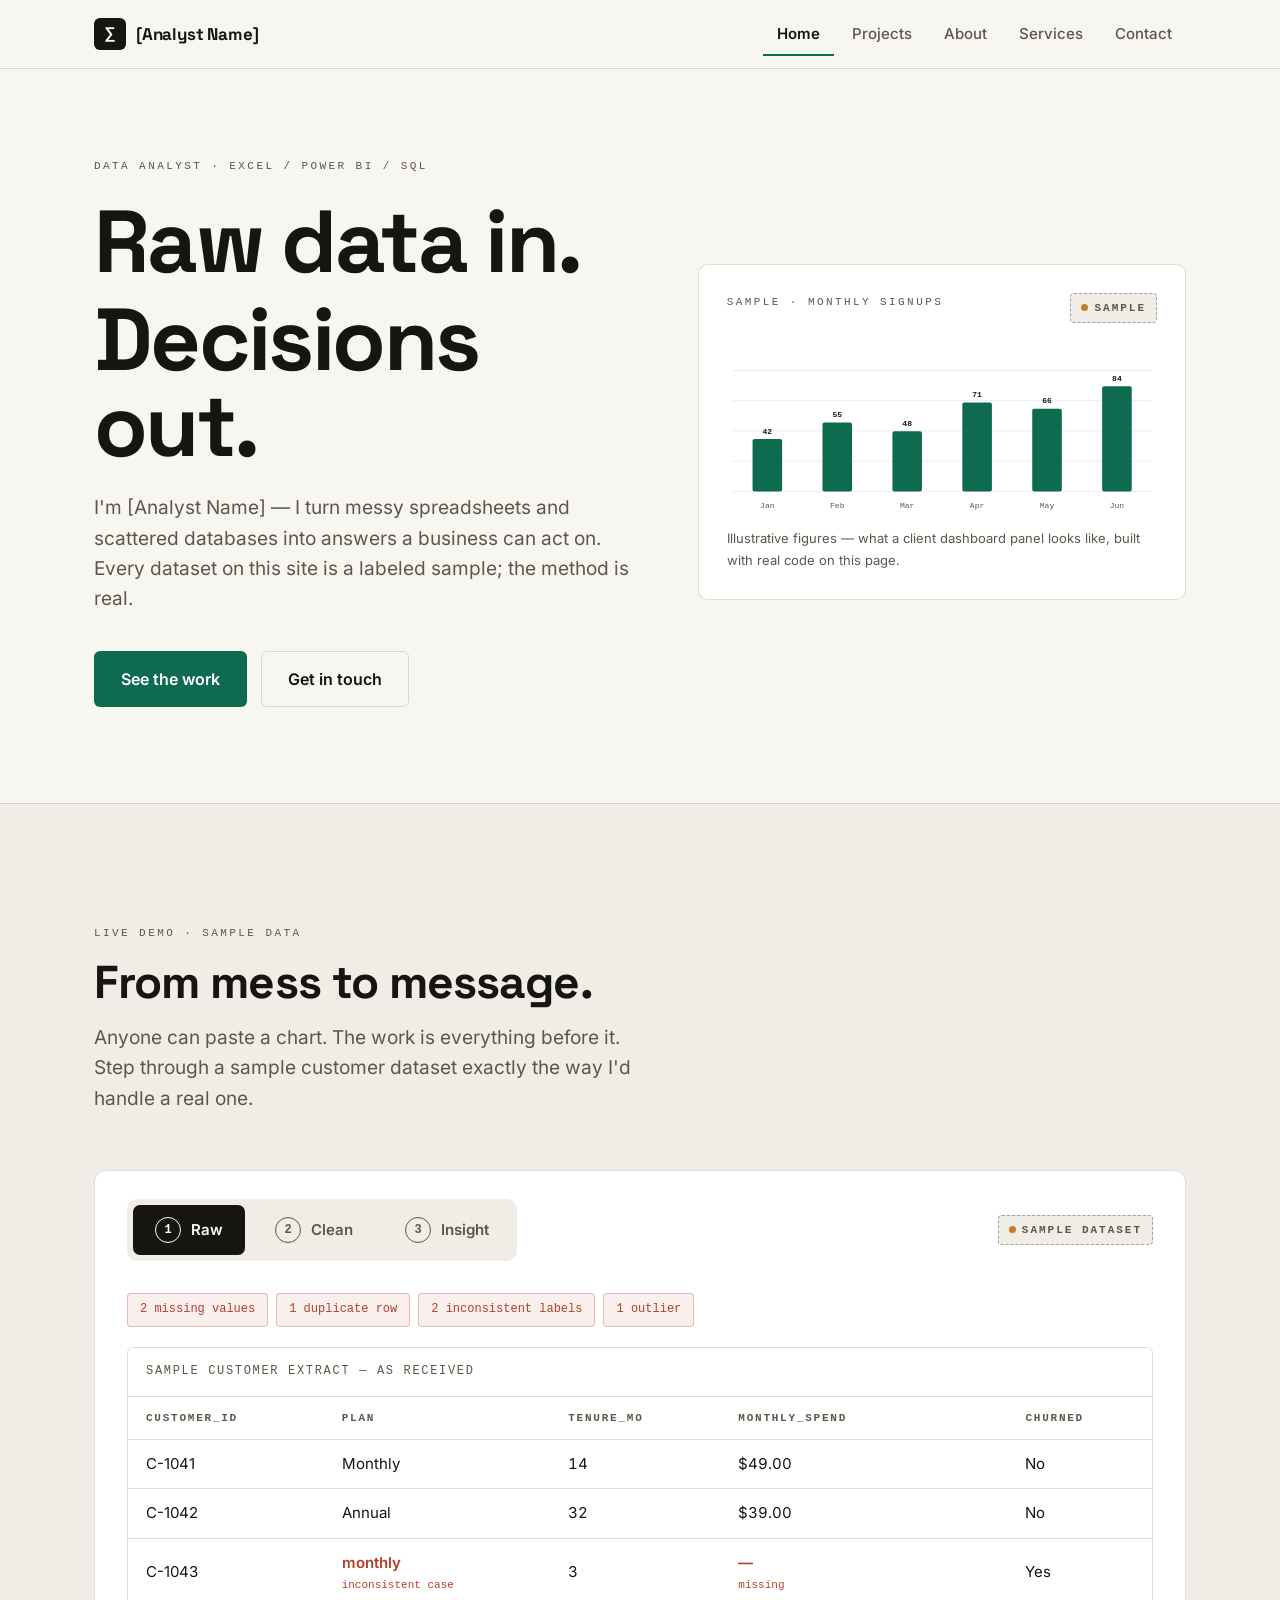
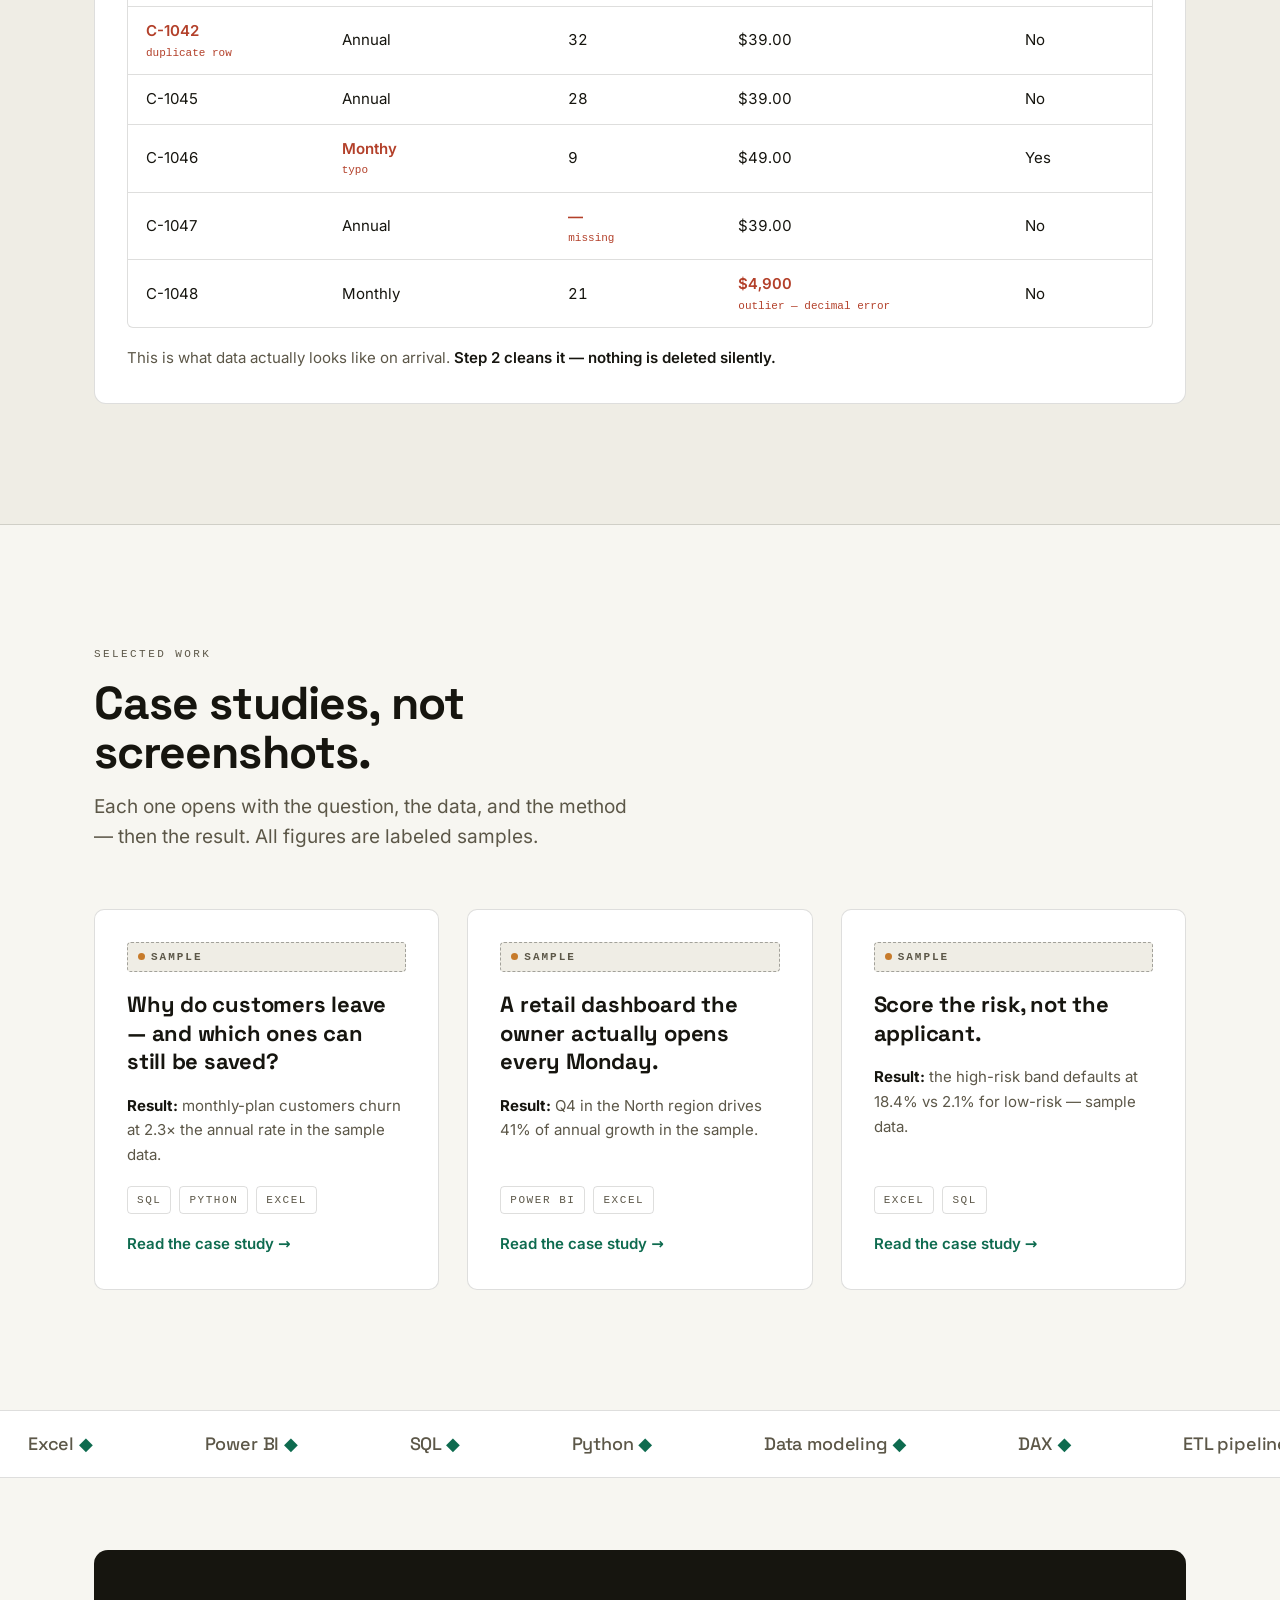
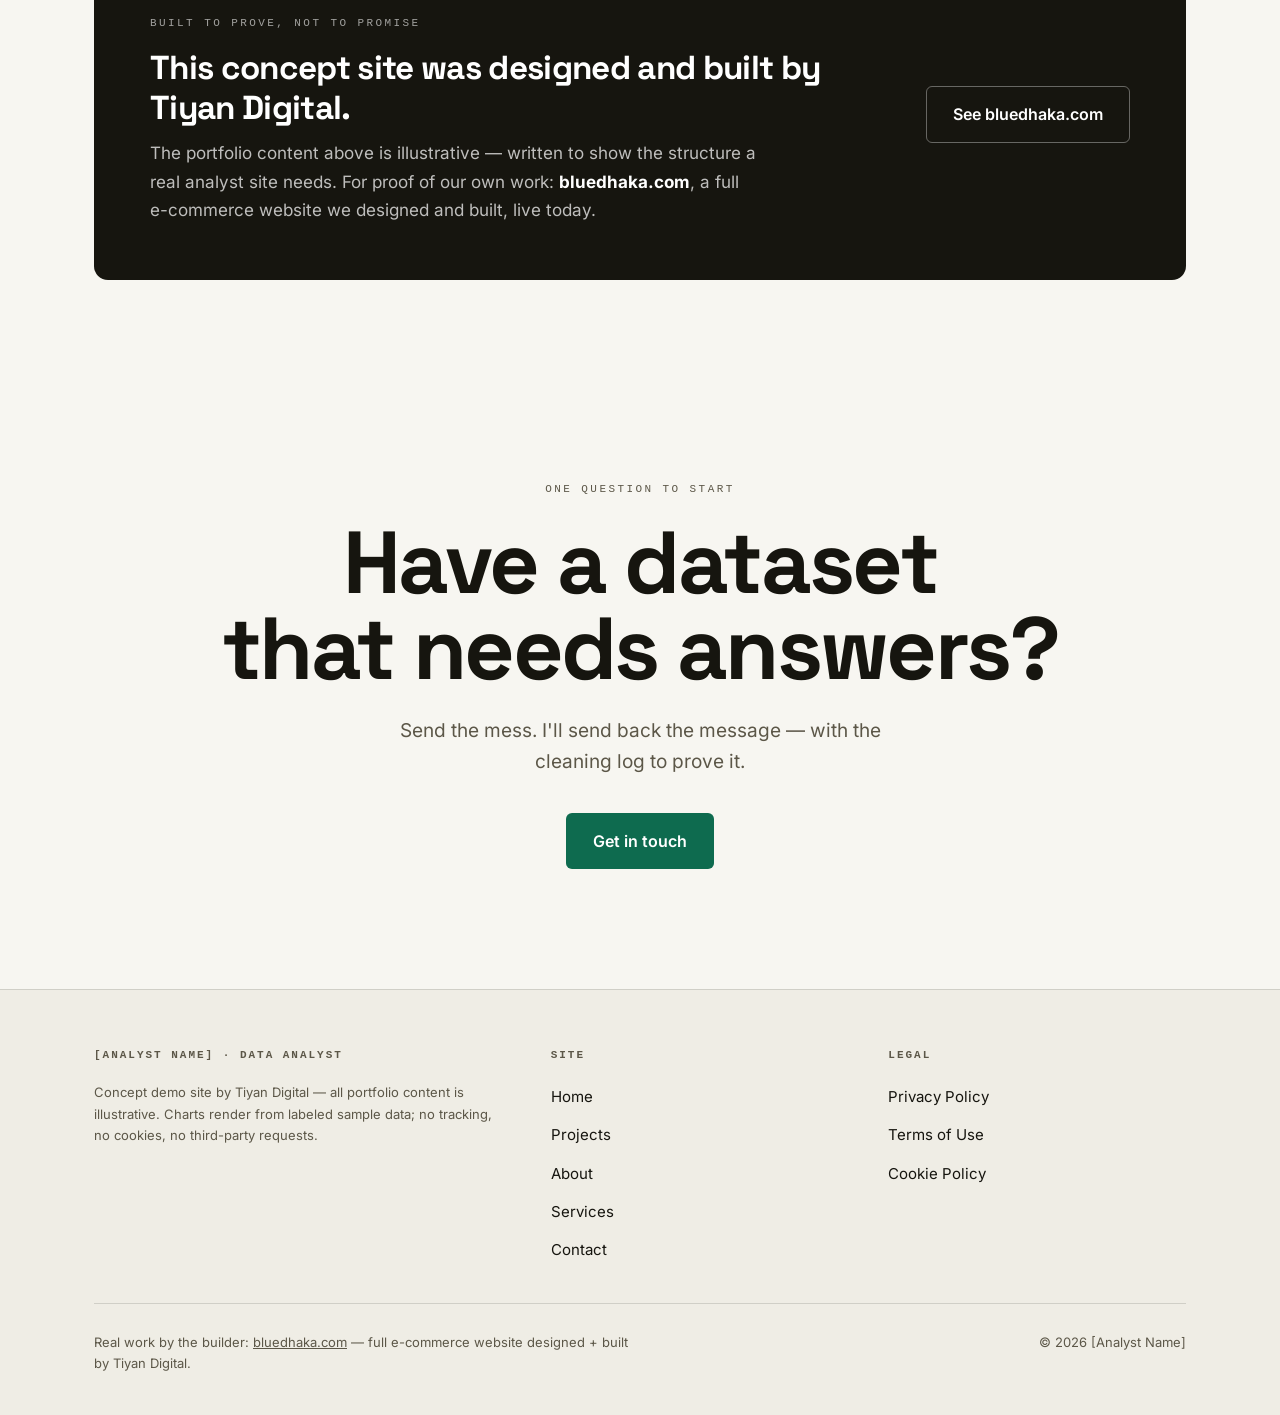
<file: index.html>
<!DOCTYPE html>
<html lang="en">
<head>
<meta charset="utf-8">
<meta name="viewport" content="width=device-width, initial-scale=1">
<title>Home — [Analyst Name], Data Analyst</title>
<meta name="description" content="Portfolio of [Analyst Name] — data analyst working in Excel, Power BI, and SQL. Case studies, methods, and an interactive sample-data demo.">
<meta property="og:title" content="[Analyst Name] — Data Analyst">
<meta property="og:description" content="Raw data in. Decisions out. Portfolio with live sample-data demos.">
<meta property="og:type" content="website">
<meta name="theme-color" content="#F7F6F1">
<link rel="icon" href="data:image/svg+xml,%3Csvg xmlns='http://www.w3.org/2000/svg' viewBox='0 0 32 32'%3E%3Crect width='32' height='32' rx='6' fill='%2316150F'/%3E%3Ctext x='16' y='23' font-family='monospace' font-size='19' font-weight='700' fill='%23fff' text-anchor='middle'%3E%E2%88%91%3C/text%3E%3C/svg%3E">
<link rel="stylesheet" href="assets/css/site.css">
</head>
<body>
<a class="skip-link" href="#main">Skip to content</a>

<header class="site-header">
  <div class="wrap header-in">
    <a class="brand" href="index.html" aria-label="[Analyst Name] — home">
      <span class="mark" aria-hidden="true">∑</span>
      <span data-site>[Analyst Name]</span>
    </a>
    <nav class="nav-desktop" aria-label="Primary">
      <a href="index.html" aria-current="page">Home</a>
      <a href="projects.html">Projects</a>
      <a href="about.html">About</a>
      <a href="services.html">Services</a>
      <a href="contact.html">Contact</a>
    </nav>
    <button class="nav-toggle" aria-expanded="false" aria-controls="site-nav" aria-label="Open menu">
      <span></span><span></span><span></span>
    </button>
  </div>
</header>
<nav class="mobile-nav" id="site-nav" aria-label="Mobile">
  <a href="index.html" aria-current="page">Home</a>
  <a href="projects.html">Projects</a>
  <a href="about.html">About</a>
  <a href="services.html">Services</a>
  <a href="contact.html">Contact</a>
</nav>

<main id="main">
  <!-- HERO -->
  <section class="hero">
    <div class="wrap hero-grid">
      <div>
        <span class="eyebrow">Data analyst · Excel / Power BI / SQL</span>
        <h1 class="h-display">
          <span class="rise"><span>Raw data in.</span></span>
          <span class="rise"><span>Decisions out.</span></span>
        </h1>
        <p class="lede">I'm <span data-site>[Analyst Name]</span> — I turn messy spreadsheets and scattered databases into answers a business can act on. Every dataset on this site is a labeled sample; the method is real.</p>
        <div class="hero-ctas">
          <a class="btn btn-primary" href="projects.html">See the work</a>
          <a class="btn btn-secondary" href="contact.html">Get in touch</a>
        </div>
      </div>
      <div class="frame-offset">
        <figure class="hero-card">
          <div class="card-top">
            <span class="eyebrow">Sample · monthly signups</span>
            <span class="badge-sample">Sample</span>
          </div>
          <svg class="chart" id="hero-chart" aria-label="Bar chart of sample monthly signups"></svg>
          <figcaption>Illustrative figures — what a client dashboard panel looks like, built with real code on this page.</figcaption>
        </figure>
      </div>
    </div>
  </section>

  <!-- SIGNATURE: mess -> message -->
  <section class="section band" aria-labelledby="proof-h">
    <div class="wrap">
      <div class="sec-head rv">
        <span class="eyebrow">Live demo · sample data</span>
        <h2 class="h2" id="proof-h">From mess to message.</h2>
        <p class="lede">Anyone can paste a chart. The work is everything before it. Step through a sample customer dataset exactly the way I'd handle a real one.</p>
      </div>
      <div class="pipeline rv" id="pipeline">
        <div class="pipeline-head">
          <div class="stage-btns" role="group" aria-label="Pipeline stages">
            <button type="button" aria-pressed="true" aria-controls="panel-raw" data-stage="Raw"><span class="n" aria-hidden="true">1</span>Raw</button>
            <button type="button" aria-pressed="false" aria-controls="panel-clean" data-stage="Clean" tabindex="-1"><span class="n" aria-hidden="true">2</span>Clean</button>
            <button type="button" aria-pressed="false" aria-controls="panel-insight" data-stage="Insight" tabindex="-1"><span class="n" aria-hidden="true">3</span>Insight</button>
          </div>
          <span class="badge-sample">Sample dataset</span>
        </div>
        <p class="sr-only" aria-live="polite" id="pipeline-live"></p>
        <div class="pipeline-body">
          <div class="pipeline-panel" id="panel-raw" role="tabpanel" aria-label="Stage 1: raw data">
            <div class="issue-chips" aria-label="Data quality issues found">
              <span class="issue">2 missing values</span>
              <span class="issue">1 duplicate row</span>
              <span class="issue">2 inconsistent labels</span>
              <span class="issue">1 outlier</span>
            </div>
            <div class="table-scroll">
              <table class="data">
                <caption>Sample customer extract — as received</caption>
                <thead><tr><th>customer_id</th><th>plan</th><th class="num">tenure_mo</th><th class="num">monthly_spend</th><th>churned</th></tr></thead>
                <tbody>
                  <tr><td>C-1041</td><td>Monthly</td><td class="num">14</td><td class="num">$49.00</td><td>No</td></tr>
                  <tr><td>C-1042</td><td>Annual</td><td class="num">32</td><td class="num">$39.00</td><td>No</td></tr>
                  <tr><td>C-1043</td><td class="flag">monthly<span class="cell-note">inconsistent case</span></td><td class="num">3</td><td class="num flag">—<span class="cell-note">missing</span></td><td>Yes</td></tr>
                  <tr><td class="flag">C-1042<span class="cell-note">duplicate row</span></td><td>Annual</td><td class="num">32</td><td class="num">$39.00</td><td>No</td></tr>
                  <tr><td>C-1045</td><td>Annual</td><td class="num">28</td><td class="num">$39.00</td><td>No</td></tr>
                  <tr><td>C-1046</td><td class="flag">Monthy<span class="cell-note">typo</span></td><td class="num">9</td><td class="num">$49.00</td><td>Yes</td></tr>
                  <tr><td>C-1047</td><td>Annual</td><td class="num flag">—<span class="cell-note">missing</span></td><td class="num">$39.00</td><td>No</td></tr>
                  <tr><td>C-1048</td><td>Monthly</td><td class="num">21</td><td class="num flag">$4,900<span class="cell-note">outlier — decimal error</span></td><td>No</td></tr>
                </tbody>
              </table>
            </div>
            <p class="method-note">This is what data actually looks like on arrival. <strong>Step 2 cleans it — nothing is deleted silently.</strong></p>
          </div>
          <div class="pipeline-panel" id="panel-clean" role="tabpanel" aria-label="Stage 2: cleaned data" hidden>
            <div class="issue-chips" aria-label="Cleaning actions applied">
              <span class="issue ok">1 duplicate removed</span>
              <span class="issue ok">2 cells imputed (median)</span>
              <span class="issue ok">labels standardized</span>
              <span class="issue ok">1 outlier corrected → $49.00</span>
            </div>
            <div class="table-scroll">
              <table class="data">
                <caption>Sample customer extract — after cleaning (7 unique rows)</caption>
                <thead><tr><th>customer_id</th><th>plan</th><th class="num">tenure_mo</th><th class="num">monthly_spend</th><th>churned</th></tr></thead>
                <tbody>
                  <tr><td>C-1041</td><td>Monthly</td><td class="num">14</td><td class="num">$49.00</td><td>No</td></tr>
                  <tr><td>C-1042</td><td>Annual</td><td class="num">32</td><td class="num">$39.00</td><td>No</td></tr>
                  <tr><td>C-1043</td><td>Monthly</td><td class="num">3</td><td class="num">$49.00*</td><td>Yes</td></tr>
                  <tr><td>C-1045</td><td>Annual</td><td class="num">28</td><td class="num">$39.00</td><td>No</td></tr>
                  <tr><td>C-1046</td><td>Monthly</td><td class="num">9</td><td class="num">$49.00</td><td>Yes</td></tr>
                  <tr><td>C-1047</td><td>Annual</td><td class="num">17.5*</td><td class="num">$39.00</td><td>No</td></tr>
                  <tr><td>C-1048</td><td>Monthly</td><td class="num">21</td><td class="num">$49.00</td><td>No</td></tr>
                </tbody>
              </table>
            </div>
            <p class="method-note">* Imputed with the column median — <strong>every fix is logged, never hidden.</strong> On a real engagement this log ships with the analysis.</p>
          </div>
          <div class="pipeline-panel" id="panel-insight" role="tabpanel" aria-label="Stage 3: insight" hidden>
            <svg class="chart" id="insight-chart" aria-label="Sample churn rate by plan"></svg>
            <div class="insight-callout">
              <span class="k">The insight</span>
              Annual-plan customers churn at roughly a third the rate of monthly ones. In this sample, moving just 10% of the base to annual billing is worth about $40k a year.
            </div>
            <p class="chart-note"><span class="badge-sample">Sample figures</span>&nbsp; Illustrative numbers on a synthetic 8-row extract. On real data, the same pipeline runs unchanged — only the dataset grows.</p>
          </div>
        </div>
      </div>
    </div>
  </section>

  <!-- SELECTED WORK -->
  <section class="section" aria-labelledby="work-h">
    <div class="wrap">
      <div class="sec-head rv">
        <span class="eyebrow">Selected work</span>
        <h2 class="h2" id="work-h">Case studies, not screenshots.</h2>
        <p class="lede">Each one opens with the question, the data, and the method — then the result. All figures are labeled samples.</p>
      </div>
      <div class="case-grid">
        <a class="case-card rv" href="project-churn.html">
          <span class="badge-sample">Sample</span>
          <span class="q">Why do customers leave — and which ones can still be saved?</span>
          <span class="m"><strong style="color:var(--ink)">Result:</strong> monthly-plan customers churn at 2.3× the annual rate in the sample data.</span>
          <span class="tags"><span class="tag">SQL</span><span class="tag">Python</span><span class="tag">Excel</span></span>
          <span class="go">Read the case study →</span>
        </a>
        <a class="case-card rv" href="project-sales.html">
          <span class="badge-sample">Sample</span>
          <span class="q">A retail dashboard the owner actually opens every Monday.</span>
          <span class="m"><strong style="color:var(--ink)">Result:</strong> Q4 in the North region drives 41% of annual growth in the sample.</span>
          <span class="tags"><span class="tag">Power BI</span><span class="tag">Excel</span></span>
          <span class="go">Read the case study →</span>
        </a>
        <a class="case-card rv" href="project-loan.html">
          <span class="badge-sample">Sample</span>
          <span class="q">Score the risk, not the applicant.</span>
          <span class="m"><strong style="color:var(--ink)">Result:</strong> the high-risk band defaults at 18.4% vs 2.1% for low-risk — sample data.</span>
          <span class="tags"><span class="tag">Excel</span><span class="tag">SQL</span></span>
          <span class="go">Read the case study →</span>
        </a>
      </div>
    </div>
  </section>

  <!-- TOOLBELT MARQUEE -->
  <div class="marquee" aria-hidden="true">
    <div class="marquee-track">
      <span>Excel <i>◆</i></span><span>Power BI <i>◆</i></span><span>SQL <i>◆</i></span><span>Python <i>◆</i></span><span>Data modeling <i>◆</i></span><span>DAX <i>◆</i></span><span>ETL pipelines <i>◆</i></span><span>Dashboard design <i>◆</i></span>
      <span>Excel <i>◆</i></span><span>Power BI <i>◆</i></span><span>SQL <i>◆</i></span><span>Python <i>◆</i></span><span>Data modeling <i>◆</i></span><span>DAX <i>◆</i></span><span>ETL pipelines <i>◆</i></span><span>Dashboard design <i>◆</i></span>
    </div>
  </div>

  <!-- PROOF -->
  <section class="section-tight" aria-label="About this demo">
    <div class="wrap">
      <div class="proof-card rv">
        <div>
          <span class="eyebrow">Built to prove, not to promise</span>
          <h3 class="h3">This concept site was designed and built by Tiyan Digital.</h3>
          <p>The portfolio content above is illustrative — written to show the structure a real analyst site needs. For proof of our own work: <strong style="color:#fff">bluedhaka.com</strong>, a full e-commerce website we designed and built, live today.</p>
        </div>
        <a class="btn btn-secondary" href="https://bluedhaka.com" rel="noopener">See bluedhaka.com</a>
      </div>
    </div>
  </section>

  <!-- FINAL CTA -->
  <section class="final-cta">
    <div class="wrap">
      <span class="eyebrow rv">One question to start</span>
      <h2 class="h-display rv">Have a dataset<br>that needs answers?</h2>
      <p class="lede rv">Send the mess. I'll send back the message — with the cleaning log to prove it.</p>
      <a class="btn btn-primary rv" href="contact.html">Get in touch</a>
    </div>
  </section>
</main>

<footer class="site-footer">
  <div class="wrap">
    <div class="footer-grid">
      <div>
        <h4><span data-site>[Analyst Name]</span> · Data Analyst</h4>
        <p class="disclosure">Concept demo site by Tiyan Digital — all portfolio content is illustrative. Charts render from labeled sample data; no tracking, no cookies, no third-party requests.</p>
      </div>
      <div>
        <h4>Site</h4>
        <ul>
          <li><a href="index.html">Home</a></li>
          <li><a href="projects.html">Projects</a></li>
          <li><a href="about.html">About</a></li>
          <li><a href="services.html">Services</a></li>
          <li><a href="contact.html">Contact</a></li>
        </ul>
      </div>
      <div>
        <h4>Legal</h4>
        <ul>
          <li><a href="privacy.html">Privacy Policy</a></li>
          <li><a href="terms.html">Terms of Use</a></li>
          <li><a href="cookies.html">Cookie Policy</a></li>
        </ul>
      </div>
    </div>
    <div class="footer-bottom">
      <p class="disclosure">Real work by the builder: <a href="https://bluedhaka.com">bluedhaka.com</a> — full e-commerce website designed + built by Tiyan Digital.</p>
      <p>© <span id="year">2026</span> <span data-site>[Analyst Name]</span></p>
    </div>
  </div>
</footer>

<script src="assets/js/site.js" defer></script>
</body>
</html>
</file>
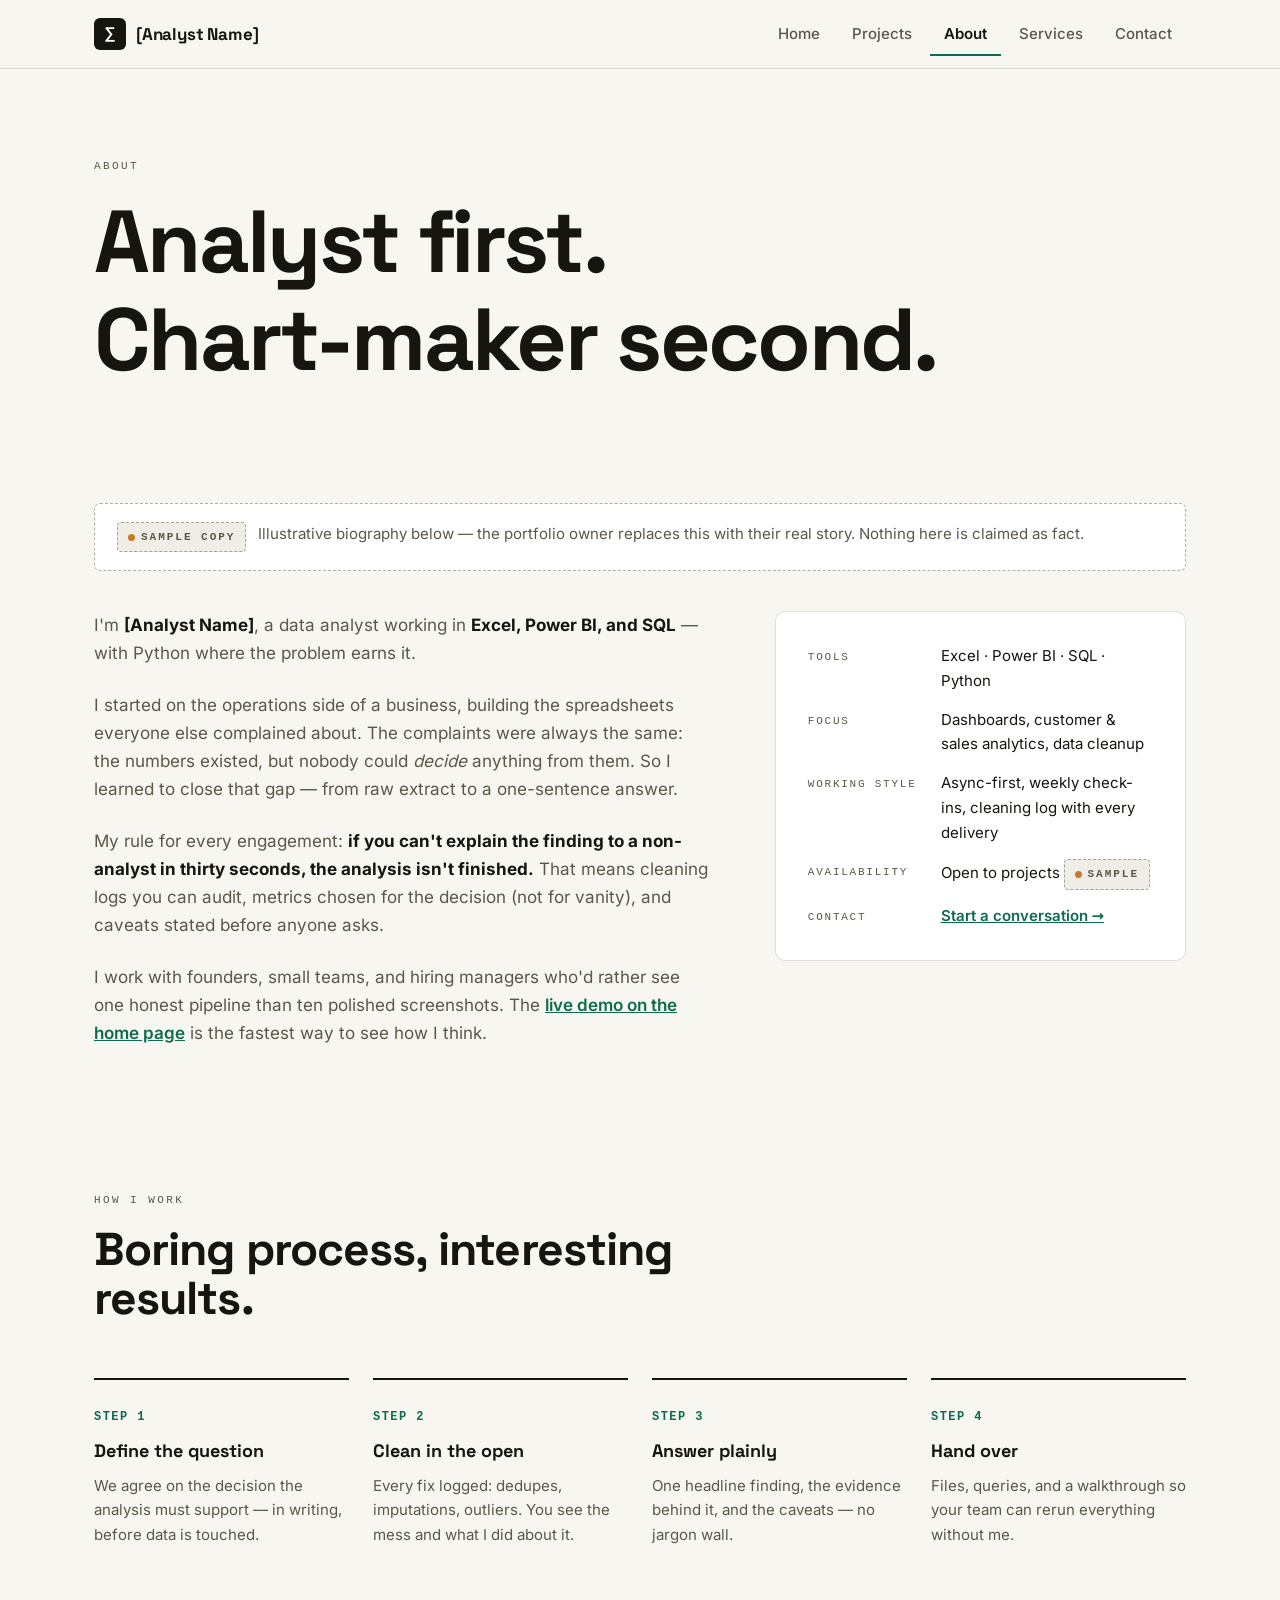
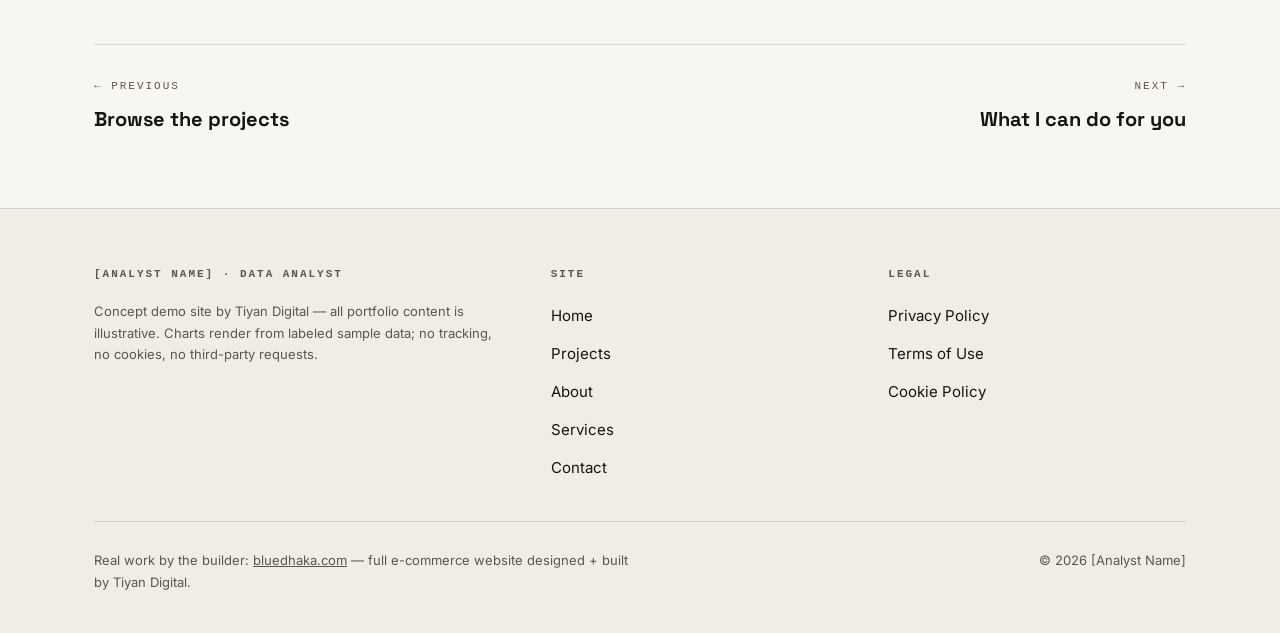
<file: about.html>
<!DOCTYPE html>
<html lang="en">
<head>
<meta charset="utf-8">
<meta name="viewport" content="width=device-width, initial-scale=1">
<title>About — [Analyst Name], Data Analyst</title>
<meta name="description" content="About [Analyst Name]: data analyst working in Excel, Power BI, and SQL. Approach, toolbelt, and how I work.">
<meta name="theme-color" content="#F7F6F1">
<link rel="icon" href="data:image/svg+xml,%3Csvg xmlns='http://www.w3.org/2000/svg' viewBox='0 0 32 32'%3E%3Crect width='32' height='32' rx='6' fill='%2316150F'/%3E%3Ctext x='16' y='23' font-family='monospace' font-size='19' font-weight='700' fill='%23fff' text-anchor='middle'%3E%E2%88%91%3C/text%3E%3C/svg%3E">
<link rel="stylesheet" href="assets/css/site.css">
</head>
<body>
<a class="skip-link" href="#main">Skip to content</a>

<header class="site-header">
  <div class="wrap header-in">
    <a class="brand" href="index.html" aria-label="[Analyst Name] — home">
      <span class="mark" aria-hidden="true">∑</span>
      <span data-site>[Analyst Name]</span>
    </a>
    <nav class="nav-desktop" aria-label="Primary">
      <a href="index.html">Home</a>
      <a href="projects.html">Projects</a>
      <a href="about.html" aria-current="page">About</a>
      <a href="services.html">Services</a>
      <a href="contact.html">Contact</a>
    </nav>
    <button class="nav-toggle" aria-expanded="false" aria-controls="site-nav" aria-label="Open menu">
      <span></span><span></span><span></span>
    </button>
  </div>
</header>
<nav class="mobile-nav" id="site-nav" aria-label="Mobile">
  <a href="index.html">Home</a>
  <a href="projects.html">Projects</a>
  <a href="about.html" aria-current="page">About</a>
  <a href="services.html">Services</a>
  <a href="contact.html">Contact</a>
</nav>

<main id="main">
  <section class="hero">
    <div class="wrap">
      <span class="eyebrow">About</span>
      <h1 class="h-display">
        <span class="rise"><span>Analyst first.</span></span>
        <span class="rise"><span>Chart-maker second.</span></span>
      </h1>
    </div>
  </section>

  <section class="section-tight" style="padding-top:0">
    <div class="wrap">
      <div class="demo-note rv"><span class="badge-sample">Sample copy</span><span>Illustrative biography below — the portfolio owner replaces this with their real story. Nothing here is claimed as fact.</span></div>
      <div class="about-grid">
        <div class="about-copy rv">
          <p>I'm <strong><span data-site>[Analyst Name]</span></strong>, a data analyst working in <strong>Excel, Power BI, and SQL</strong> — with Python where the problem earns it.</p>
          <p>I started on the operations side of a business, building the spreadsheets everyone else complained about. The complaints were always the same: the numbers existed, but nobody could <em>decide</em> anything from them. So I learned to close that gap — from raw extract to a one-sentence answer.</p>
          <p>My rule for every engagement: <strong>if you can't explain the finding to a non-analyst in thirty seconds, the analysis isn't finished.</strong> That means cleaning logs you can audit, metrics chosen for the decision (not for vanity), and caveats stated before anyone asks.</p>
          <p>I work with founders, small teams, and hiring managers who'd rather see one honest pipeline than ten polished screenshots. The <a href="index.html#proof" style="color:var(--accent); font-weight:600">live demo on the home page</a> is the fastest way to see how I think.</p>
        </div>
        <aside class="facts rv" aria-label="Facts">
          <dl>
            <dt>Tools</dt><dd>Excel · Power BI · SQL · Python</dd>
            <dt>Focus</dt><dd>Dashboards, customer &amp; sales analytics, data cleanup</dd>
            <dt>Working style</dt><dd>Async-first, weekly check-ins, cleaning log with every delivery</dd>
            <dt>Availability</dt><dd>Open to projects <span class="badge-sample">Sample</span></dd>
            <dt>Contact</dt><dd><a href="contact.html" style="color:var(--accent); font-weight:600">Start a conversation →</a></dd>
          </dl>
        </aside>
      </div>

      <div class="sec-head rv" style="margin-top:120px">
        <span class="eyebrow">How I work</span>
        <h2 class="h2">Boring process, interesting results.</h2>
      </div>
      <div class="process rv">
        <div class="step"><span class="sn">STEP 1</span><h4>Define the question</h4><p>We agree on the decision the analysis must support — in writing, before data is touched.</p></div>
        <div class="step"><span class="sn">STEP 2</span><h4>Clean in the open</h4><p>Every fix logged: dedupes, imputations, outliers. You see the mess and what I did about it.</p></div>
        <div class="step"><span class="sn">STEP 3</span><h4>Answer plainly</h4><p>One headline finding, the evidence behind it, and the caveats — no jargon wall.</p></div>
        <div class="step"><span class="sn">STEP 4</span><h4>Hand over</h4><p>Files, queries, and a walkthrough so your team can rerun everything without me.</p></div>
      </div>

      <nav class="pager" aria-label="More pages">
        <a href="projects.html"><span class="dir">← Previous</span><span class="t">Browse the projects</span></a>
        <a class="next" href="services.html"><span class="dir">Next →</span><span class="t">What I can do for you</span></a>
      </nav>
    </div>
  </section>
</main>

<footer class="site-footer">
  <div class="wrap">
    <div class="footer-grid">
      <div>
        <h4><span data-site>[Analyst Name]</span> · Data Analyst</h4>
        <p class="disclosure">Concept demo site by Tiyan Digital — all portfolio content is illustrative. Charts render from labeled sample data; no tracking, no cookies, no third-party requests.</p>
      </div>
      <div>
        <h4>Site</h4>
        <ul>
          <li><a href="index.html">Home</a></li>
          <li><a href="projects.html">Projects</a></li>
          <li><a href="about.html">About</a></li>
          <li><a href="services.html">Services</a></li>
          <li><a href="contact.html">Contact</a></li>
        </ul>
      </div>
      <div>
        <h4>Legal</h4>
        <ul>
          <li><a href="privacy.html">Privacy Policy</a></li>
          <li><a href="terms.html">Terms of Use</a></li>
          <li><a href="cookies.html">Cookie Policy</a></li>
        </ul>
      </div>
    </div>
    <div class="footer-bottom">
      <p class="disclosure">Real work by the builder: <a href="https://bluedhaka.com">bluedhaka.com</a> — full e-commerce website designed + built by Tiyan Digital.</p>
      <p>© <span id="year">2026</span> <span data-site>[Analyst Name]</span></p>
    </div>
  </div>
</footer>

<script src="assets/js/site.js" defer></script>
</body>
</html>
</file>
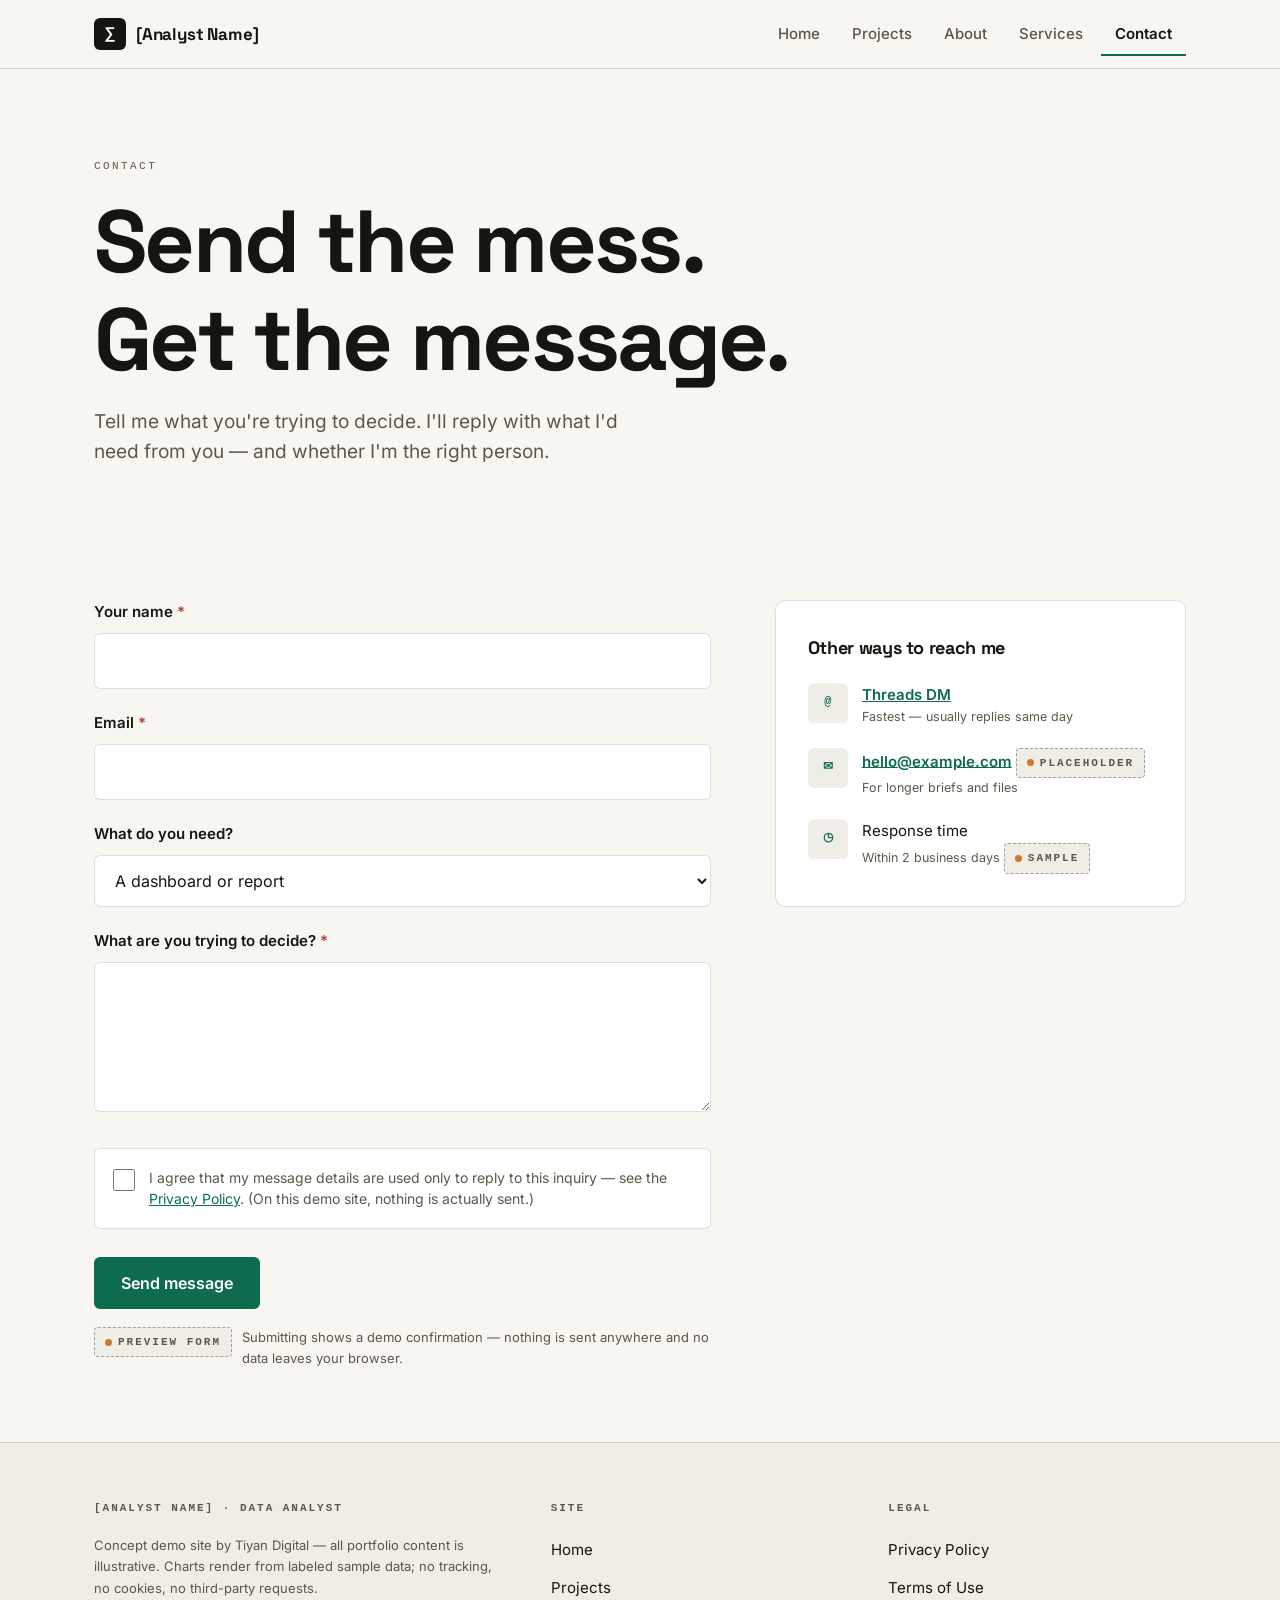
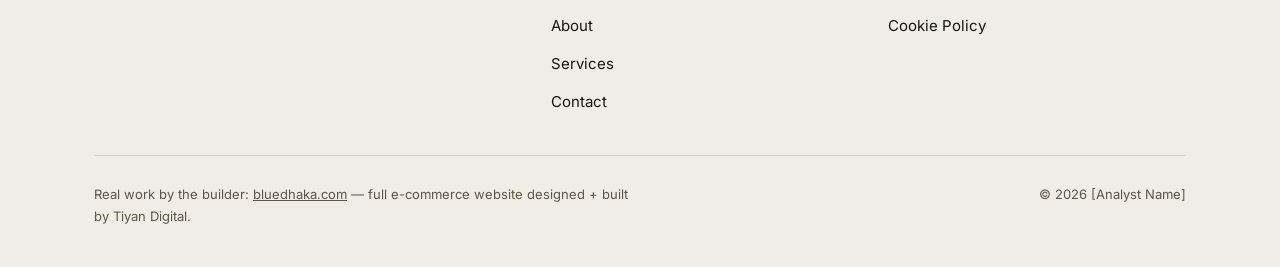
<file: contact.html>
<!DOCTYPE html>
<html lang="en">
<head>
<meta charset="utf-8">
<meta name="viewport" content="width=device-width, initial-scale=1">
<title>Contact — [Analyst Name], Data Analyst</title>
<meta name="description" content="Contact [Analyst Name]: project inquiries for dashboards, analysis, and data automation. Preview form included.">
<meta name="theme-color" content="#F7F6F1">
<link rel="icon" href="data:image/svg+xml,%3Csvg xmlns='http://www.w3.org/2000/svg' viewBox='0 0 32 32'%3E%3Crect width='32' height='32' rx='6' fill='%2316150F'/%3E%3Ctext x='16' y='23' font-family='monospace' font-size='19' font-weight='700' fill='%23fff' text-anchor='middle'%3E%E2%88%91%3C/text%3E%3C/svg%3E">
<link rel="stylesheet" href="assets/css/site.css">
</head>
<body>
<a class="skip-link" href="#main">Skip to content</a>

<header class="site-header">
  <div class="wrap header-in">
    <a class="brand" href="index.html" aria-label="[Analyst Name] — home">
      <span class="mark" aria-hidden="true">∑</span>
      <span data-site>[Analyst Name]</span>
    </a>
    <nav class="nav-desktop" aria-label="Primary">
      <a href="index.html">Home</a>
      <a href="projects.html">Projects</a>
      <a href="about.html">About</a>
      <a href="services.html">Services</a>
      <a href="contact.html" aria-current="page">Contact</a>
    </nav>
    <button class="nav-toggle" aria-expanded="false" aria-controls="site-nav" aria-label="Open menu">
      <span></span><span></span><span></span>
    </button>
  </div>
</header>
<nav class="mobile-nav" id="site-nav" aria-label="Mobile">
  <a href="index.html">Home</a>
  <a href="projects.html">Projects</a>
  <a href="about.html">About</a>
  <a href="services.html">Services</a>
  <a href="contact.html" aria-current="page">Contact</a>
</nav>

<main id="main">
  <section class="hero">
    <div class="wrap">
      <span class="eyebrow">Contact</span>
      <h1 class="h-display">
        <span class="rise"><span>Send the mess.</span></span>
        <span class="rise"><span>Get the message.</span></span>
      </h1>
      <p class="lede" style="margin-top:24px">Tell me what you're trying to decide. I'll reply with what I'd need from you — and whether I'm the right person.</p>
    </div>
  </section>

  <section class="section-tight" style="padding-top:0">
    <div class="wrap form-grid">
      <div>
        <form id="contact-form" novalidate>
          <div class="field" data-field="name">
            <label for="f-name">Your name <span class="req" aria-hidden="true">*</span></label>
            <input id="f-name" name="name" type="text" autocomplete="name" aria-describedby="f-name-err" required>
            <p class="err" id="f-name-err" role="alert"></p>
          </div>
          <div class="field" data-field="email">
            <label for="f-email">Email <span class="req" aria-hidden="true">*</span></label>
            <input id="f-email" name="email" type="email" autocomplete="email" aria-describedby="f-email-err" required>
            <p class="err" id="f-email-err" role="alert"></p>
          </div>
          <div class="field" data-field="type">
            <label for="f-type">What do you need?</label>
            <select id="f-type" name="type">
              <option>A dashboard or report</option>
              <option>Analysis of existing data</option>
              <option>Data cleanup / automation</option>
              <option>Something else</option>
            </select>
          </div>
          <div class="field" data-field="message">
            <label for="f-message">What are you trying to decide? <span class="req" aria-hidden="true">*</span></label>
            <textarea id="f-message" name="message" aria-describedby="f-message-err" required></textarea>
            <p class="err" id="f-message-err" role="alert"></p>
          </div>
          <div class="consent" data-field="consent">
            <input id="f-consent" name="consent" type="checkbox">
            <label for="f-consent">I agree that my message details are used only to reply to this inquiry — see the <a href="privacy.html" style="color:var(--accent)">Privacy Policy</a>. (On this demo site, nothing is actually sent.)</label>
            <p class="err" role="alert"></p>
          </div>
          <button class="btn btn-primary" type="submit">Send message</button>
          <p class="form-note"><span class="badge-sample">Preview form</span><span>Submitting shows a demo confirmation — nothing is sent anywhere and no data leaves your browser.</span></p>
        </form>
        <div class="form-success" id="form-success" hidden>
          <h3 tabindex="-1">Message received — in this demo.</h3>
          <p>On the live site this would land in the analyst's inbox, and you'd get a reply within two business days. Nothing was sent; your text never left this page.</p>
          <p style="margin-top:20px"><a class="btn btn-secondary" href="index.html">Back to home</a></p>
        </div>
      </div>
      <aside class="reach-rail rv" aria-label="Other ways to reach out">
        <h3>Other ways to reach me</h3>
        <div class="reach-item">
          <span class="ic" aria-hidden="true">@</span>
          <div><a href="https://www.threads.com/@cabbagecode26" rel="noopener">Threads DM</a><small>Fastest — usually replies same day</small></div>
        </div>
        <div class="reach-item">
          <span class="ic" aria-hidden="true">✉</span>
          <div><a href="mailto:hello@example.com">hello@example.com</a> <span class="badge-sample">Placeholder</span><small>For longer briefs and files</small></div>
        </div>
        <div class="reach-item">
          <span class="ic" aria-hidden="true">◷</span>
          <div>Response time<small>Within 2 business days <span class="badge-sample">Sample</span></small></div>
        </div>
      </aside>
    </div>
  </section>
</main>

<footer class="site-footer">
  <div class="wrap">
    <div class="footer-grid">
      <div>
        <h4><span data-site>[Analyst Name]</span> · Data Analyst</h4>
        <p class="disclosure">Concept demo site by Tiyan Digital — all portfolio content is illustrative. Charts render from labeled sample data; no tracking, no cookies, no third-party requests.</p>
      </div>
      <div>
        <h4>Site</h4>
        <ul>
          <li><a href="index.html">Home</a></li>
          <li><a href="projects.html">Projects</a></li>
          <li><a href="about.html">About</a></li>
          <li><a href="services.html">Services</a></li>
          <li><a href="contact.html">Contact</a></li>
        </ul>
      </div>
      <div>
        <h4>Legal</h4>
        <ul>
          <li><a href="privacy.html">Privacy Policy</a></li>
          <li><a href="terms.html">Terms of Use</a></li>
          <li><a href="cookies.html">Cookie Policy</a></li>
        </ul>
      </div>
    </div>
    <div class="footer-bottom">
      <p class="disclosure">Real work by the builder: <a href="https://bluedhaka.com">bluedhaka.com</a> — full e-commerce website designed + built by Tiyan Digital.</p>
      <p>© <span id="year">2026</span> <span data-site>[Analyst Name]</span></p>
    </div>
  </div>
</footer>

<script src="assets/js/site.js" defer></script>
</body>
</html>
</file>
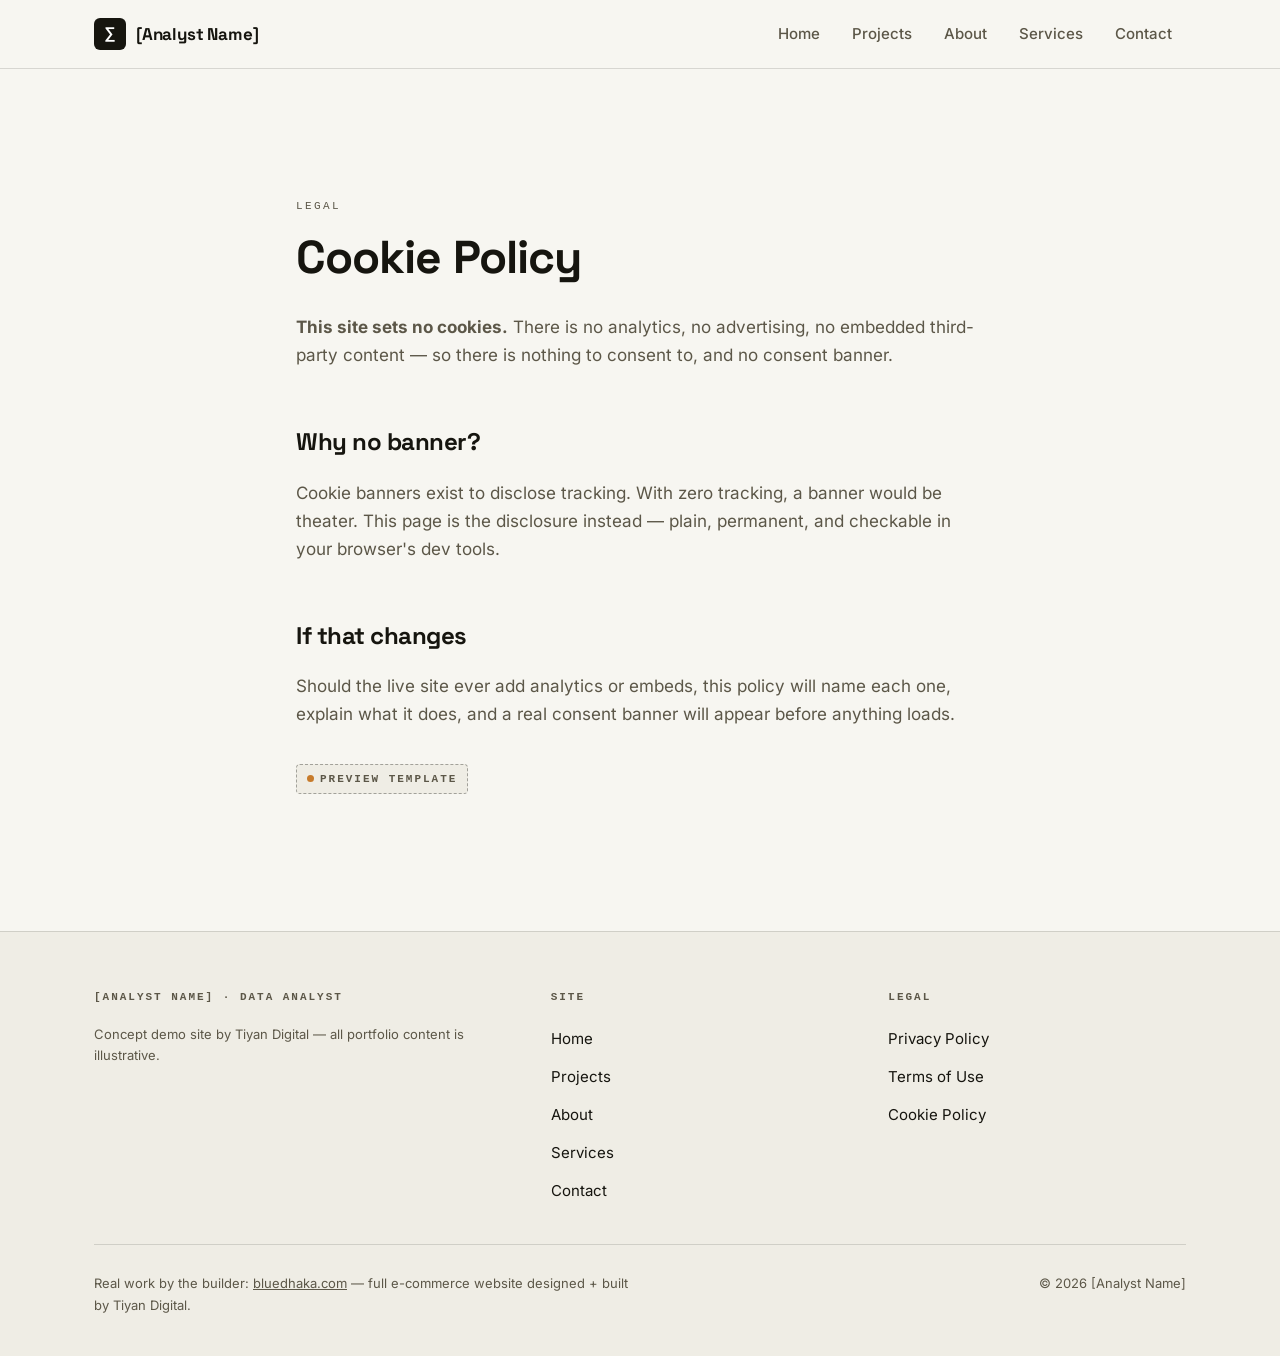
<file: cookies.html>
<!DOCTYPE html>
<html lang="en">
<head>
<meta charset="utf-8">
<meta name="viewport" content="width=device-width, initial-scale=1">
<title>Cookie Policy — [Analyst Name]</title>
<meta name="description" content="Cookie policy: this demo site sets no cookies.">
<meta name="theme-color" content="#F7F6F1">
<link rel="icon" href="data:image/svg+xml,%3Csvg xmlns='http://www.w3.org/2000/svg' viewBox='0 0 32 32'%3E%3Crect width='32' height='32' rx='6' fill='%2316150F'/%3E%3Ctext x='16' y='23' font-family='monospace' font-size='19' font-weight='700' fill='%23fff' text-anchor='middle'%3E%E2%88%91%3C/text%3E%3C/svg%3E">
<link rel="stylesheet" href="assets/css/site.css">
</head>
<body>
<a class="skip-link" href="#main">Skip to content</a>
<header class="site-header">
  <div class="wrap header-in">
    <a class="brand" href="index.html" aria-label="[Analyst Name] — home"><span class="mark" aria-hidden="true">∑</span><span data-site>[Analyst Name]</span></a>
    <nav class="nav-desktop" aria-label="Primary">
      <a href="index.html">Home</a><a href="projects.html">Projects</a><a href="about.html">About</a><a href="services.html">Services</a><a href="contact.html">Contact</a>
    </nav>
    <button class="nav-toggle" aria-expanded="false" aria-controls="site-nav" aria-label="Open menu"><span></span><span></span><span></span></button>
  </div>
</header>
<nav class="mobile-nav" id="site-nav" aria-label="Mobile">
  <a href="index.html">Home</a><a href="projects.html">Projects</a><a href="about.html">About</a><a href="services.html">Services</a><a href="contact.html">Contact</a>
</nav>
<main id="main">
  <section class="section">
    <div class="wrap legal">
      <span class="eyebrow">Legal</span>
      <h1 class="h2" style="margin:16px 0 32px">Cookie Policy</h1>
      <p><strong>This site sets no cookies.</strong> There is no analytics, no advertising, no embedded third-party content — so there is nothing to consent to, and no consent banner.</p>
      <h2>Why no banner?</h2>
      <p>Cookie banners exist to disclose tracking. With zero tracking, a banner would be theater. This page is the disclosure instead — plain, permanent, and checkable in your browser's dev tools.</p>
      <h2>If that changes</h2>
      <p>Should the live site ever add analytics or embeds, this policy will name each one, explain what it does, and a real consent banner will appear before anything loads.</p>
      <p style="margin-top:2em"><span class="badge-sample">Preview template</span></p>
    </div>
  </section>
</main>
<footer class="site-footer">
  <div class="wrap">
    <div class="footer-grid">
      <div><h4><span data-site>[Analyst Name]</span> · Data Analyst</h4><p class="disclosure">Concept demo site by Tiyan Digital — all portfolio content is illustrative.</p></div>
      <div><h4>Site</h4><ul><li><a href="index.html">Home</a></li><li><a href="projects.html">Projects</a></li><li><a href="about.html">About</a></li><li><a href="services.html">Services</a></li><li><a href="contact.html">Contact</a></li></ul></div>
      <div><h4>Legal</h4><ul><li><a href="privacy.html">Privacy Policy</a></li><li><a href="terms.html">Terms of Use</a></li><li><a href="cookies.html">Cookie Policy</a></li></ul></div>
    </div>
    <div class="footer-bottom">
      <p class="disclosure">Real work by the builder: <a href="https://bluedhaka.com">bluedhaka.com</a> — full e-commerce website designed + built by Tiyan Digital.</p>
      <p>© <span id="year">2026</span> <span data-site>[Analyst Name]</span></p>
    </div>
  </div>
</footer>
<script src="assets/js/site.js" defer></script>
</body>
</html>
</file>
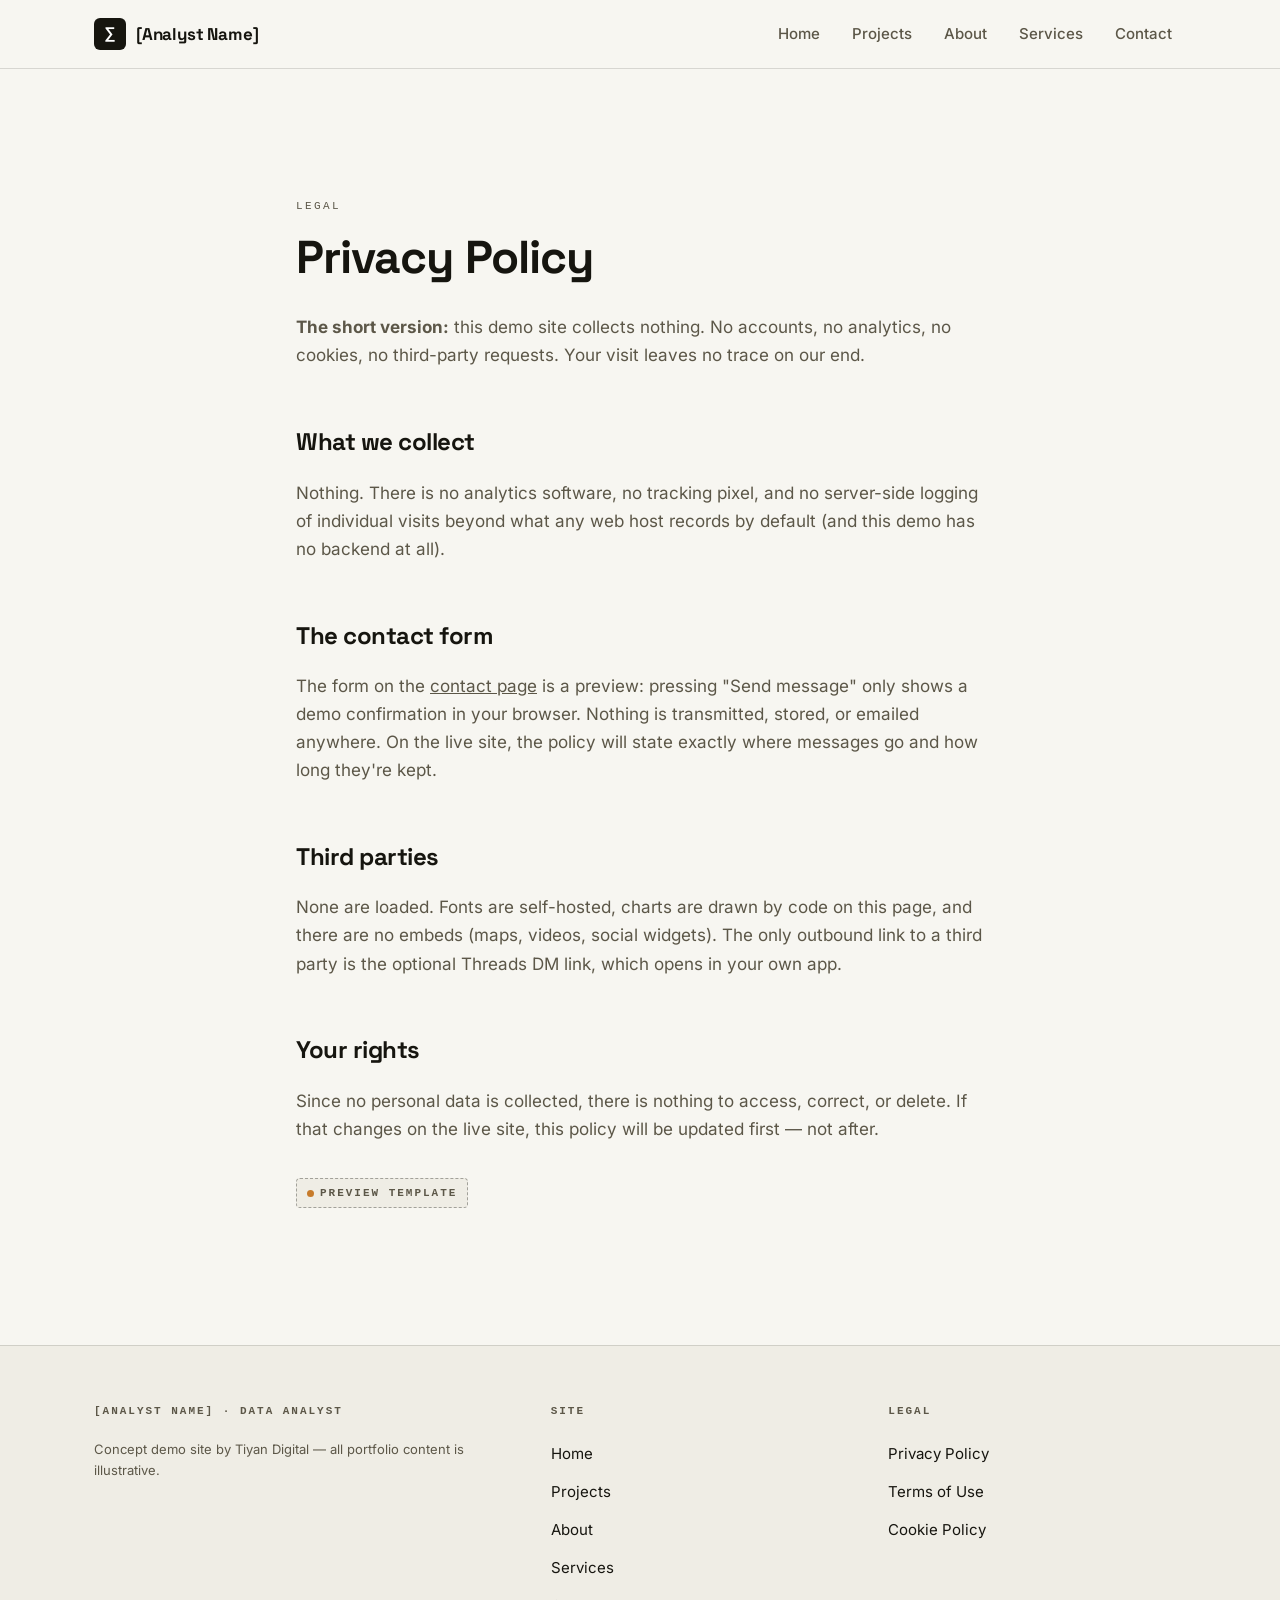
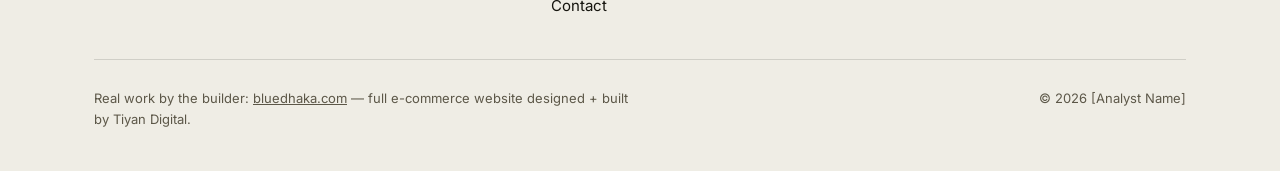
<file: privacy.html>
<!DOCTYPE html>
<html lang="en">
<head>
<meta charset="utf-8">
<meta name="viewport" content="width=device-width, initial-scale=1">
<title>Privacy Policy — [Analyst Name]</title>
<meta name="description" content="Privacy policy for this concept demo site: what is (and isn't) collected.">
<meta name="theme-color" content="#F7F6F1">
<link rel="icon" href="data:image/svg+xml,%3Csvg xmlns='http://www.w3.org/2000/svg' viewBox='0 0 32 32'%3E%3Crect width='32' height='32' rx='6' fill='%2316150F'/%3E%3Ctext x='16' y='23' font-family='monospace' font-size='19' font-weight='700' fill='%23fff' text-anchor='middle'%3E%E2%88%91%3C/text%3E%3C/svg%3E">
<link rel="stylesheet" href="assets/css/site.css">
</head>
<body>
<a class="skip-link" href="#main">Skip to content</a>
<header class="site-header">
  <div class="wrap header-in">
    <a class="brand" href="index.html" aria-label="[Analyst Name] — home"><span class="mark" aria-hidden="true">∑</span><span data-site>[Analyst Name]</span></a>
    <nav class="nav-desktop" aria-label="Primary">
      <a href="index.html">Home</a><a href="projects.html">Projects</a><a href="about.html">About</a><a href="services.html">Services</a><a href="contact.html">Contact</a>
    </nav>
    <button class="nav-toggle" aria-expanded="false" aria-controls="site-nav" aria-label="Open menu"><span></span><span></span><span></span></button>
  </div>
</header>
<nav class="mobile-nav" id="site-nav" aria-label="Mobile">
  <a href="index.html">Home</a><a href="projects.html">Projects</a><a href="about.html">About</a><a href="services.html">Services</a><a href="contact.html">Contact</a>
</nav>
<main id="main">
  <section class="section">
    <div class="wrap legal">
      <span class="eyebrow">Legal</span>
      <h1 class="h2" style="margin:16px 0 32px">Privacy Policy</h1>
      <p><strong>The short version:</strong> this demo site collects nothing. No accounts, no analytics, no cookies, no third-party requests. Your visit leaves no trace on our end.</p>
      <h2>What we collect</h2>
      <p>Nothing. There is no analytics software, no tracking pixel, and no server-side logging of individual visits beyond what any web host records by default (and this demo has no backend at all).</p>
      <h2>The contact form</h2>
      <p>The form on the <a href="contact.html">contact page</a> is a preview: pressing "Send message" only shows a demo confirmation in your browser. Nothing is transmitted, stored, or emailed anywhere. On the live site, the policy will state exactly where messages go and how long they're kept.</p>
      <h2>Third parties</h2>
      <p>None are loaded. Fonts are self-hosted, charts are drawn by code on this page, and there are no embeds (maps, videos, social widgets). The only outbound link to a third party is the optional Threads DM link, which opens in your own app.</p>
      <h2>Your rights</h2>
      <p>Since no personal data is collected, there is nothing to access, correct, or delete. If that changes on the live site, this policy will be updated first — not after.</p>
      <p style="margin-top:2em"><span class="badge-sample">Preview template</span></p>
    </div>
  </section>
</main>
<footer class="site-footer">
  <div class="wrap">
    <div class="footer-grid">
      <div><h4><span data-site>[Analyst Name]</span> · Data Analyst</h4><p class="disclosure">Concept demo site by Tiyan Digital — all portfolio content is illustrative.</p></div>
      <div><h4>Site</h4><ul><li><a href="index.html">Home</a></li><li><a href="projects.html">Projects</a></li><li><a href="about.html">About</a></li><li><a href="services.html">Services</a></li><li><a href="contact.html">Contact</a></li></ul></div>
      <div><h4>Legal</h4><ul><li><a href="privacy.html">Privacy Policy</a></li><li><a href="terms.html">Terms of Use</a></li><li><a href="cookies.html">Cookie Policy</a></li></ul></div>
    </div>
    <div class="footer-bottom">
      <p class="disclosure">Real work by the builder: <a href="https://bluedhaka.com">bluedhaka.com</a> — full e-commerce website designed + built by Tiyan Digital.</p>
      <p>© <span id="year">2026</span> <span data-site>[Analyst Name]</span></p>
    </div>
  </div>
</footer>
<script src="assets/js/site.js" defer></script>
</body>
</html>
</file>
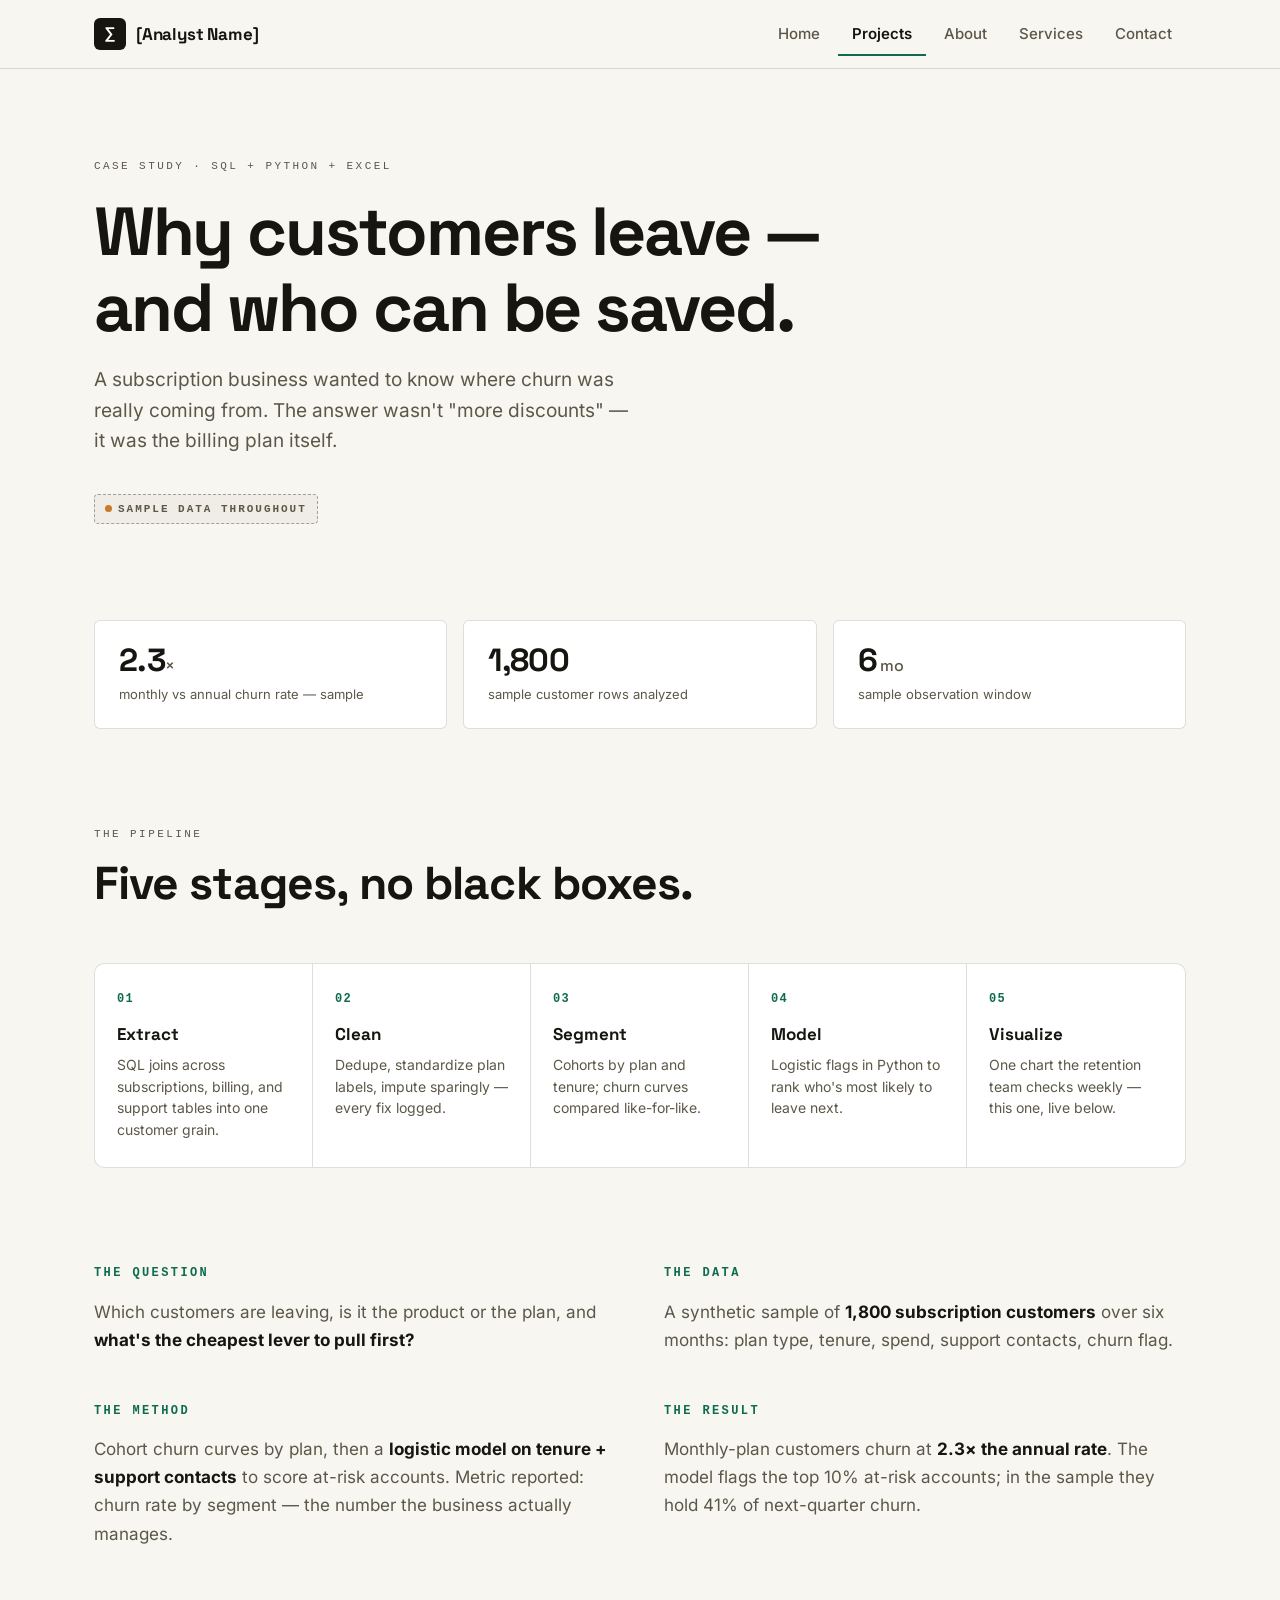
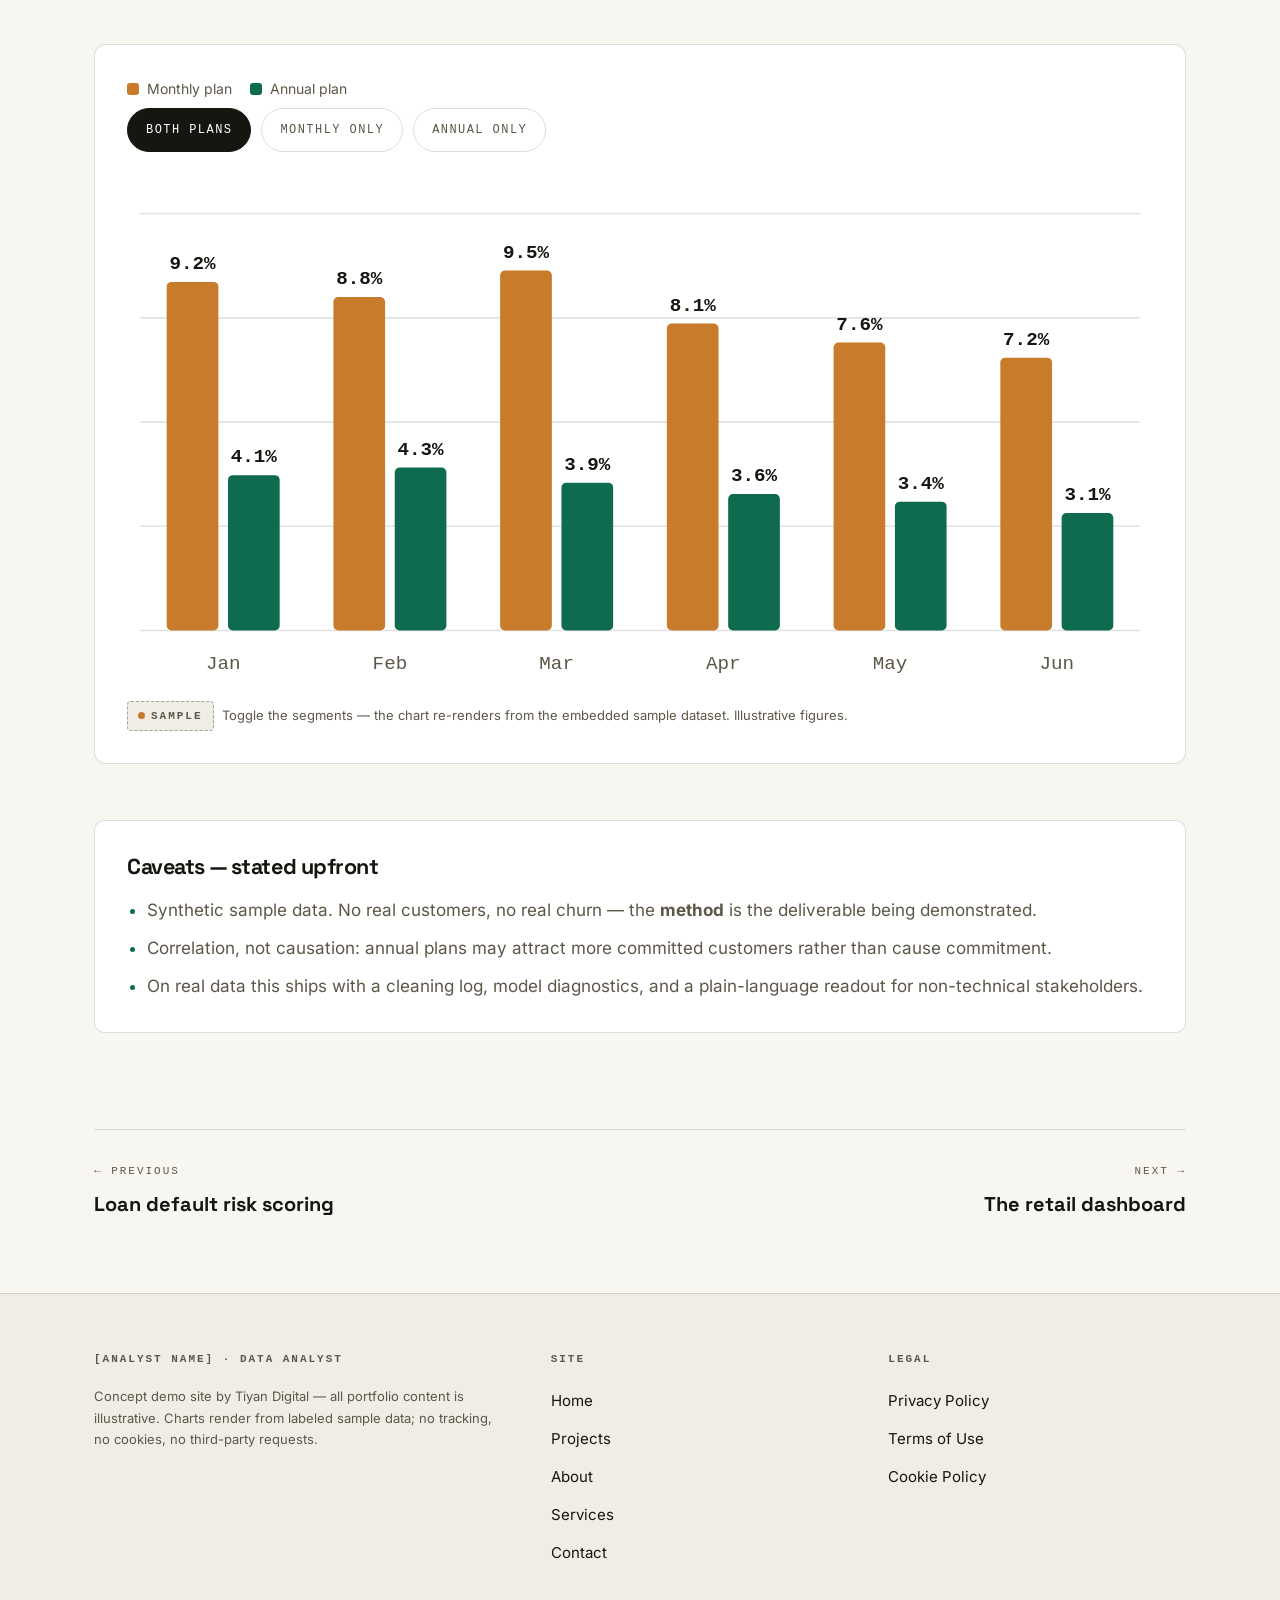
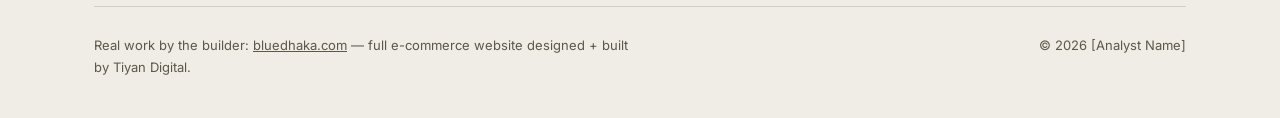
<file: project-churn.html>
<!DOCTYPE html>
<html lang="en">
<head>
<meta charset="utf-8">
<meta name="viewport" content="width=device-width, initial-scale=1">
<title>Customer churn case study — [Analyst Name]</title>
<meta name="description" content="Case study: why customers leave and which can be saved. SQL + Python + Excel, sample data, method and caveats included.">
<meta name="theme-color" content="#F7F6F1">
<link rel="icon" href="data:image/svg+xml,%3Csvg xmlns='http://www.w3.org/2000/svg' viewBox='0 0 32 32'%3E%3Crect width='32' height='32' rx='6' fill='%2316150F'/%3E%3Ctext x='16' y='23' font-family='monospace' font-size='19' font-weight='700' fill='%23fff' text-anchor='middle'%3E%E2%88%91%3C/text%3E%3C/svg%3E">
<link rel="stylesheet" href="assets/css/site.css">
</head>
<body>
<a class="skip-link" href="#main">Skip to content</a>

<header class="site-header">
  <div class="wrap header-in">
    <a class="brand" href="index.html" aria-label="[Analyst Name] — home">
      <span class="mark" aria-hidden="true">∑</span>
      <span data-site>[Analyst Name]</span>
    </a>
    <nav class="nav-desktop" aria-label="Primary">
      <a href="index.html">Home</a>
      <a href="projects.html" aria-current="page">Projects</a>
      <a href="about.html">About</a>
      <a href="services.html">Services</a>
      <a href="contact.html">Contact</a>
    </nav>
    <button class="nav-toggle" aria-expanded="false" aria-controls="site-nav" aria-label="Open menu">
      <span></span><span></span><span></span>
    </button>
  </div>
</header>
<nav class="mobile-nav" id="site-nav" aria-label="Mobile">
  <a href="index.html">Home</a>
  <a href="projects.html" aria-current="page">Projects</a>
  <a href="about.html">About</a>
  <a href="services.html">Services</a>
  <a href="contact.html">Contact</a>
</nav>

<main id="main">
  <section class="hero">
    <div class="wrap">
      <span class="eyebrow">Case study · SQL + Python + Excel</span>
      <h1 class="h-display" style="font-size:clamp(2.25rem,5.5vw,4.25rem)">
        <span class="rise"><span>Why customers leave —</span></span>
        <span class="rise"><span>and who can be saved.</span></span>
      </h1>
      <p class="lede" style="margin-top:24px">A subscription business wanted to know where churn was really coming from. The answer wasn't "more discounts" — it was the billing plan itself.</p>
      <div style="margin-top:24px"><span class="badge-sample">Sample data throughout</span></div>
    </div>
  </section>

  <section class="section-tight" style="padding-top:0">
    <div class="wrap">
      <div class="result-tiles rv" aria-label="Key results (sample figures)">
        <div class="tile"><div class="v">2.3<span class="u">×</span></div><div class="l">monthly vs annual churn rate — sample</div></div>
        <div class="tile"><div class="v">1,800</div><div class="l">sample customer rows analyzed</div></div>
        <div class="tile"><div class="v">6<span class="u"> mo</span></div><div class="l">sample observation window</div></div>
      </div>

      <div class="sec-head rv" style="margin-top:96px">
        <span class="eyebrow">The pipeline</span>
        <h2 class="h2">Five stages, no black boxes.</h2>
      </div>
      <div class="stages rv">
        <div class="stage"><span class="sn">01</span><h4>Extract</h4><p>SQL joins across subscriptions, billing, and support tables into one customer grain.</p></div>
        <div class="stage"><span class="sn">02</span><h4>Clean</h4><p>Dedupe, standardize plan labels, impute sparingly — every fix logged.</p></div>
        <div class="stage"><span class="sn">03</span><h4>Segment</h4><p>Cohorts by plan and tenure; churn curves compared like-for-like.</p></div>
        <div class="stage"><span class="sn">04</span><h4>Model</h4><p>Logistic flags in Python to rank who's most likely to leave next.</p></div>
        <div class="stage"><span class="sn">05</span><h4>Visualize</h4><p>One chart the retention team checks weekly — this one, live below.</p></div>
      </div>

      <div class="qa-grid" style="margin-top:96px">
        <div class="qa-block rv"><h3>The question</h3><p>Which customers are leaving, is it the product or the plan, and <strong>what's the cheapest lever to pull first?</strong></p></div>
        <div class="qa-block rv"><h3>The data</h3><p>A synthetic sample of <strong>1,800 subscription customers</strong> over six months: plan type, tenure, spend, support contacts, churn flag.</p></div>
        <div class="qa-block rv"><h3>The method</h3><p>Cohort churn curves by plan, then a <strong>logistic model on tenure + support contacts</strong> to score at-risk accounts. Metric reported: churn rate by segment — the number the business actually manages.</p></div>
        <div class="qa-block rv"><h3>The result</h3><p>Monthly-plan customers churn at <strong>2.3× the annual rate</strong>. The model flags the top 10% at-risk accounts; in the sample they hold 41% of next-quarter churn.</p></div>
      </div>

      <div class="chart-panel rv" style="margin-top:96px">
        <div class="chart-legend" aria-hidden="true">
          <span><span class="sw" style="background:#C77B2B"></span>Monthly plan</span>
          <span><span class="sw" style="background:#0E6B4F"></span>Annual plan</span>
        </div>
        <div class="chart-controls" role="group" aria-label="Toggle plan segments">
          <button class="chip" data-churn="both" aria-pressed="true">Both plans</button>
          <button class="chip" data-churn="monthly" aria-pressed="false">Monthly only</button>
          <button class="chip" data-churn="annual" aria-pressed="false">Annual only</button>
        </div>
        <svg class="chart" id="churn-chart" aria-label="Sample monthly churn rate by plan"></svg>
        <p class="chart-note"><span class="badge-sample">Sample</span>&nbsp; Toggle the segments — the chart re-renders from the embedded sample dataset. Illustrative figures.</p>
      </div>

      <div class="caveats rv" style="margin-top:56px">
        <h3 class="h3">Caveats — stated upfront</h3>
        <ul>
          <li>Synthetic sample data. No real customers, no real churn — the <strong>method</strong> is the deliverable being demonstrated.</li>
          <li>Correlation, not causation: annual plans may attract more committed customers rather than cause commitment.</li>
          <li>On real data this ships with a cleaning log, model diagnostics, and a plain-language readout for non-technical stakeholders.</li>
        </ul>
      </div>

      <nav class="pager" aria-label="More case studies">
        <a href="project-loan.html"><span class="dir">← Previous</span><span class="t">Loan default risk scoring</span></a>
        <a class="next" href="project-sales.html"><span class="dir">Next →</span><span class="t">The retail dashboard</span></a>
      </nav>
    </div>
  </section>
</main>

<footer class="site-footer">
  <div class="wrap">
    <div class="footer-grid">
      <div>
        <h4><span data-site>[Analyst Name]</span> · Data Analyst</h4>
        <p class="disclosure">Concept demo site by Tiyan Digital — all portfolio content is illustrative. Charts render from labeled sample data; no tracking, no cookies, no third-party requests.</p>
      </div>
      <div>
        <h4>Site</h4>
        <ul>
          <li><a href="index.html">Home</a></li>
          <li><a href="projects.html">Projects</a></li>
          <li><a href="about.html">About</a></li>
          <li><a href="services.html">Services</a></li>
          <li><a href="contact.html">Contact</a></li>
        </ul>
      </div>
      <div>
        <h4>Legal</h4>
        <ul>
          <li><a href="privacy.html">Privacy Policy</a></li>
          <li><a href="terms.html">Terms of Use</a></li>
          <li><a href="cookies.html">Cookie Policy</a></li>
        </ul>
      </div>
    </div>
    <div class="footer-bottom">
      <p class="disclosure">Real work by the builder: <a href="https://bluedhaka.com">bluedhaka.com</a> — full e-commerce website designed + built by Tiyan Digital.</p>
      <p>© <span id="year">2026</span> <span data-site>[Analyst Name]</span></p>
    </div>
  </div>
</footer>

<script src="assets/js/site.js" defer></script>
</body>
</html>
</file>
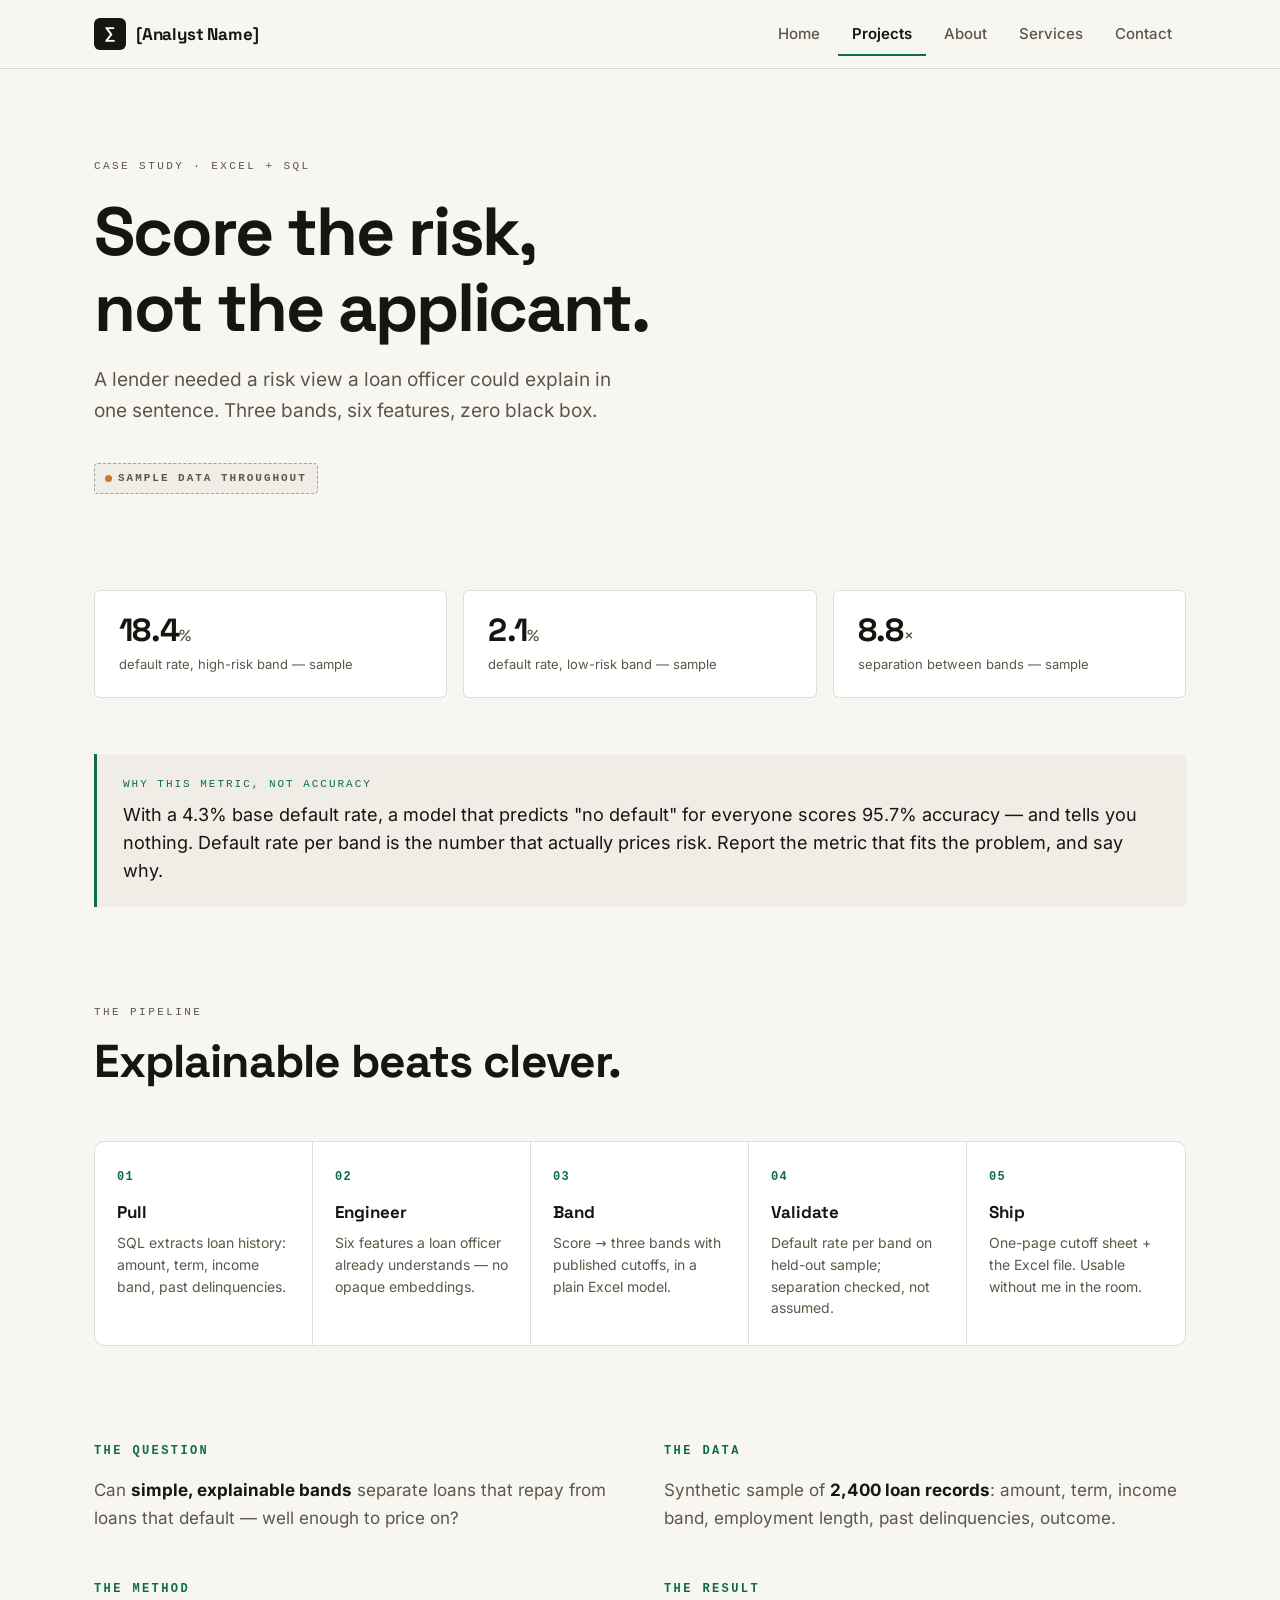
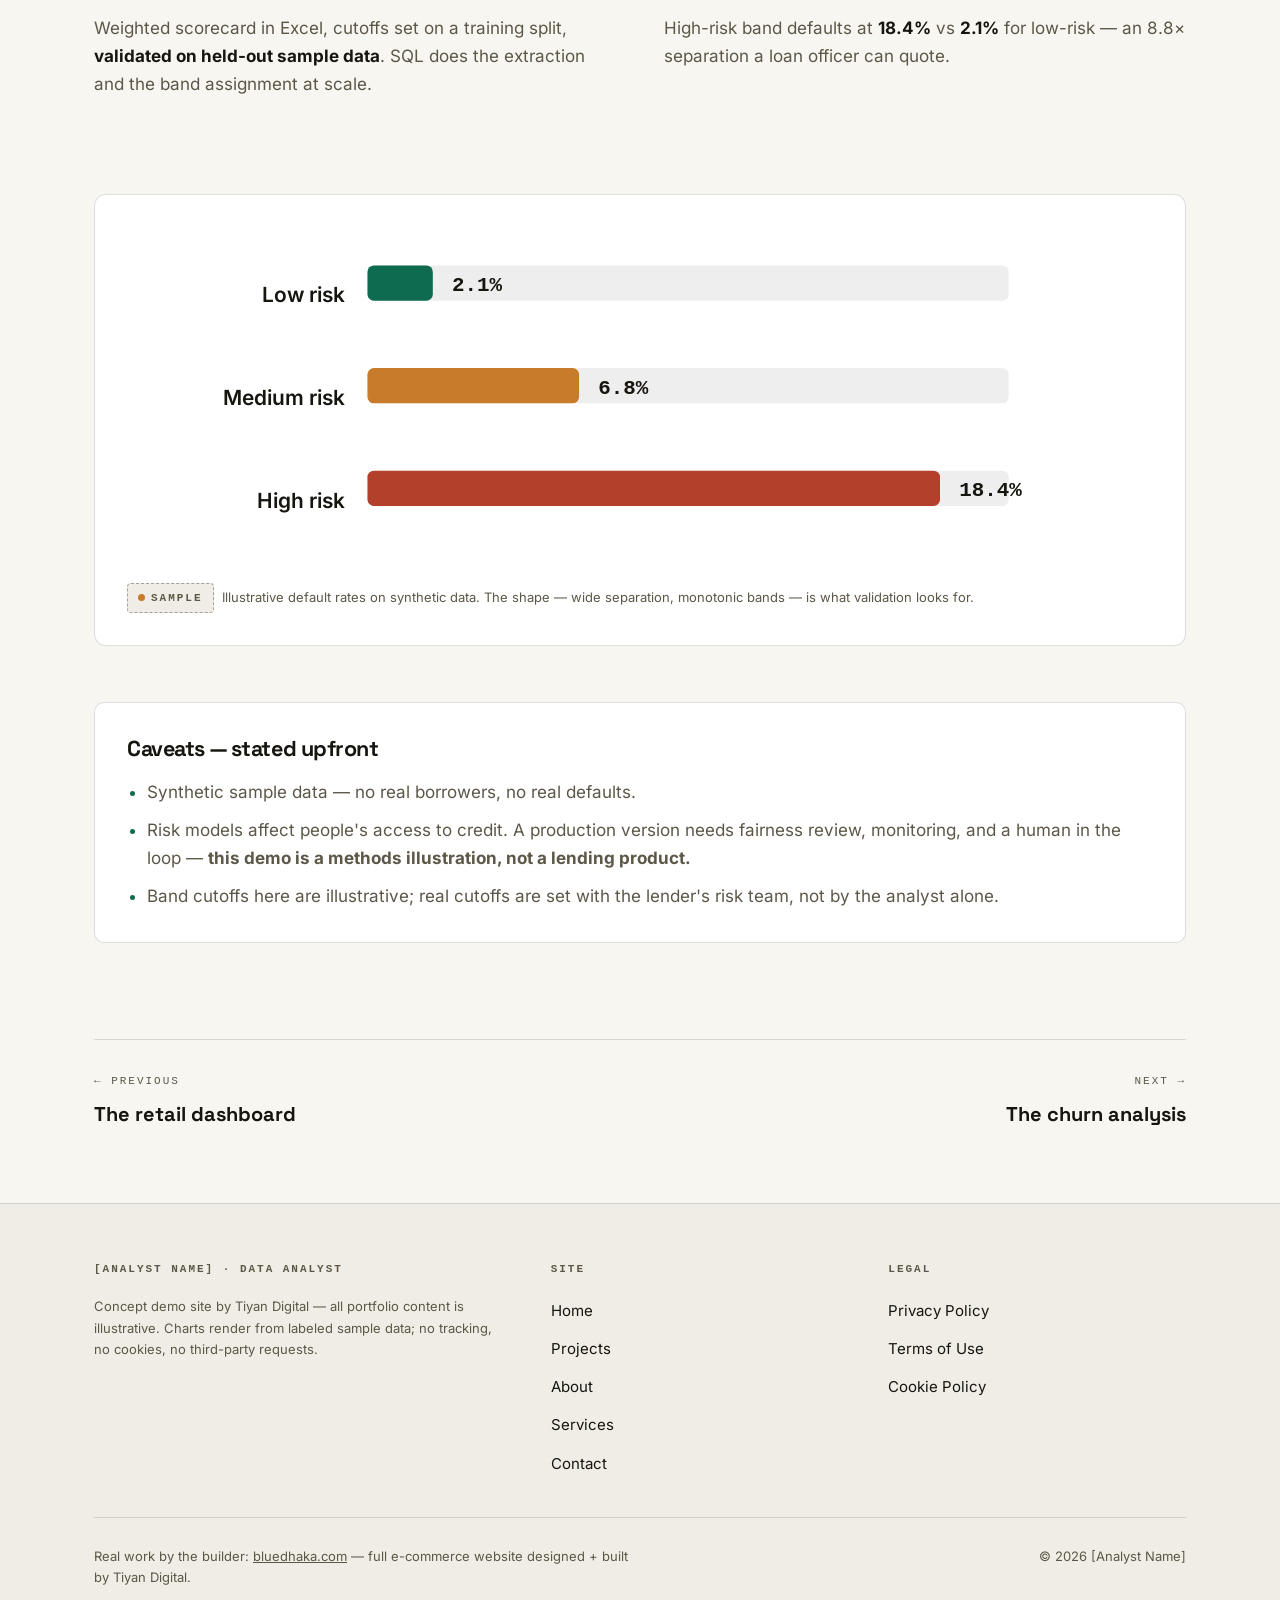
<file: project-loan.html>
<!DOCTYPE html>
<html lang="en">
<head>
<meta charset="utf-8">
<meta name="viewport" content="width=device-width, initial-scale=1">
<title>Loan default risk case study — [Analyst Name]</title>
<meta name="description" content="Case study: explainable loan risk scoring in Excel + SQL. Why default rate beats accuracy, sample data, method and caveats.">
<meta name="theme-color" content="#F7F6F1">
<link rel="icon" href="data:image/svg+xml,%3Csvg xmlns='http://www.w3.org/2000/svg' viewBox='0 0 32 32'%3E%3Crect width='32' height='32' rx='6' fill='%2316150F'/%3E%3Ctext x='16' y='23' font-family='monospace' font-size='19' font-weight='700' fill='%23fff' text-anchor='middle'%3E%E2%88%91%3C/text%3E%3C/svg%3E">
<link rel="stylesheet" href="assets/css/site.css">
</head>
<body>
<a class="skip-link" href="#main">Skip to content</a>

<header class="site-header">
  <div class="wrap header-in">
    <a class="brand" href="index.html" aria-label="[Analyst Name] — home">
      <span class="mark" aria-hidden="true">∑</span>
      <span data-site>[Analyst Name]</span>
    </a>
    <nav class="nav-desktop" aria-label="Primary">
      <a href="index.html">Home</a>
      <a href="projects.html" aria-current="page">Projects</a>
      <a href="about.html">About</a>
      <a href="services.html">Services</a>
      <a href="contact.html">Contact</a>
    </nav>
    <button class="nav-toggle" aria-expanded="false" aria-controls="site-nav" aria-label="Open menu">
      <span></span><span></span><span></span>
    </button>
  </div>
</header>
<nav class="mobile-nav" id="site-nav" aria-label="Mobile">
  <a href="index.html">Home</a>
  <a href="projects.html" aria-current="page">Projects</a>
  <a href="about.html">About</a>
  <a href="services.html">Services</a>
  <a href="contact.html">Contact</a>
</nav>

<main id="main">
  <section class="hero">
    <div class="wrap">
      <span class="eyebrow">Case study · Excel + SQL</span>
      <h1 class="h-display" style="font-size:clamp(2.25rem,5.5vw,4.25rem)">
        <span class="rise"><span>Score the risk,</span></span>
        <span class="rise"><span>not the applicant.</span></span>
      </h1>
      <p class="lede" style="margin-top:24px">A lender needed a risk view a loan officer could explain in one sentence. Three bands, six features, zero black box.</p>
      <div style="margin-top:24px"><span class="badge-sample">Sample data throughout</span></div>
    </div>
  </section>

  <section class="section-tight" style="padding-top:0">
    <div class="wrap">
      <div class="result-tiles rv" aria-label="Key results (sample figures)">
        <div class="tile"><div class="v">18.4<span class="u">%</span></div><div class="l">default rate, high-risk band — sample</div></div>
        <div class="tile"><div class="v">2.1<span class="u">%</span></div><div class="l">default rate, low-risk band — sample</div></div>
        <div class="tile"><div class="v">8.8<span class="u">×</span></div><div class="l">separation between bands — sample</div></div>
      </div>

      <div class="insight-callout rv" style="margin-top:56px; max-width:none">
        <span class="k">Why this metric, not accuracy</span>
        With a 4.3% base default rate, a model that predicts "no default" for everyone scores 95.7% accuracy — and tells you nothing. Default rate per band is the number that actually prices risk. Report the metric that fits the problem, and say why.
      </div>

      <div class="sec-head rv" style="margin-top:96px">
        <span class="eyebrow">The pipeline</span>
        <h2 class="h2">Explainable beats clever.</h2>
      </div>
      <div class="stages rv">
        <div class="stage"><span class="sn">01</span><h4>Pull</h4><p>SQL extracts loan history: amount, term, income band, past delinquencies.</p></div>
        <div class="stage"><span class="sn">02</span><h4>Engineer</h4><p>Six features a loan officer already understands — no opaque embeddings.</p></div>
        <div class="stage"><span class="sn">03</span><h4>Band</h4><p>Score → three bands with published cutoffs, in a plain Excel model.</p></div>
        <div class="stage"><span class="sn">04</span><h4>Validate</h4><p>Default rate per band on held-out sample; separation checked, not assumed.</p></div>
        <div class="stage"><span class="sn">05</span><h4>Ship</h4><p>One-page cutoff sheet + the Excel file. Usable without me in the room.</p></div>
      </div>

      <div class="qa-grid" style="margin-top:96px">
        <div class="qa-block rv"><h3>The question</h3><p>Can <strong>simple, explainable bands</strong> separate loans that repay from loans that default — well enough to price on?</p></div>
        <div class="qa-block rv"><h3>The data</h3><p>Synthetic sample of <strong>2,400 loan records</strong>: amount, term, income band, employment length, past delinquencies, outcome.</p></div>
        <div class="qa-block rv"><h3>The method</h3><p>Weighted scorecard in Excel, cutoffs set on a training split, <strong>validated on held-out sample data</strong>. SQL does the extraction and the band assignment at scale.</p></div>
        <div class="qa-block rv"><h3>The result</h3><p>High-risk band defaults at <strong>18.4%</strong> vs <strong>2.1%</strong> for low-risk — an 8.8× separation a loan officer can quote.</p></div>
      </div>

      <div class="chart-panel rv" style="margin-top:96px">
        <svg class="chart" id="loan-chart" aria-label="Sample default rate by risk band"></svg>
        <p class="chart-note"><span class="badge-sample">Sample</span>&nbsp; Illustrative default rates on synthetic data. The shape — wide separation, monotonic bands — is what validation looks for.</p>
      </div>

      <div class="caveats rv" style="margin-top:56px">
        <h3 class="h3">Caveats — stated upfront</h3>
        <ul>
          <li>Synthetic sample data — no real borrowers, no real defaults.</li>
          <li>Risk models affect people's access to credit. A production version needs fairness review, monitoring, and a human in the loop — <strong>this demo is a methods illustration, not a lending product.</strong></li>
          <li>Band cutoffs here are illustrative; real cutoffs are set with the lender's risk team, not by the analyst alone.</li>
        </ul>
      </div>

      <nav class="pager" aria-label="More case studies">
        <a href="project-sales.html"><span class="dir">← Previous</span><span class="t">The retail dashboard</span></a>
        <a class="next" href="project-churn.html"><span class="dir">Next →</span><span class="t">The churn analysis</span></a>
      </nav>
    </div>
  </section>
</main>

<footer class="site-footer">
  <div class="wrap">
    <div class="footer-grid">
      <div>
        <h4><span data-site>[Analyst Name]</span> · Data Analyst</h4>
        <p class="disclosure">Concept demo site by Tiyan Digital — all portfolio content is illustrative. Charts render from labeled sample data; no tracking, no cookies, no third-party requests.</p>
      </div>
      <div>
        <h4>Site</h4>
        <ul>
          <li><a href="index.html">Home</a></li>
          <li><a href="projects.html">Projects</a></li>
          <li><a href="about.html">About</a></li>
          <li><a href="services.html">Services</a></li>
          <li><a href="contact.html">Contact</a></li>
        </ul>
      </div>
      <div>
        <h4>Legal</h4>
        <ul>
          <li><a href="privacy.html">Privacy Policy</a></li>
          <li><a href="terms.html">Terms of Use</a></li>
          <li><a href="cookies.html">Cookie Policy</a></li>
        </ul>
      </div>
    </div>
    <div class="footer-bottom">
      <p class="disclosure">Real work by the builder: <a href="https://bluedhaka.com">bluedhaka.com</a> — full e-commerce website designed + built by Tiyan Digital.</p>
      <p>© <span id="year">2026</span> <span data-site>[Analyst Name]</span></p>
    </div>
  </div>
</footer>

<script src="assets/js/site.js" defer></script>
</body>
</html>
</file>
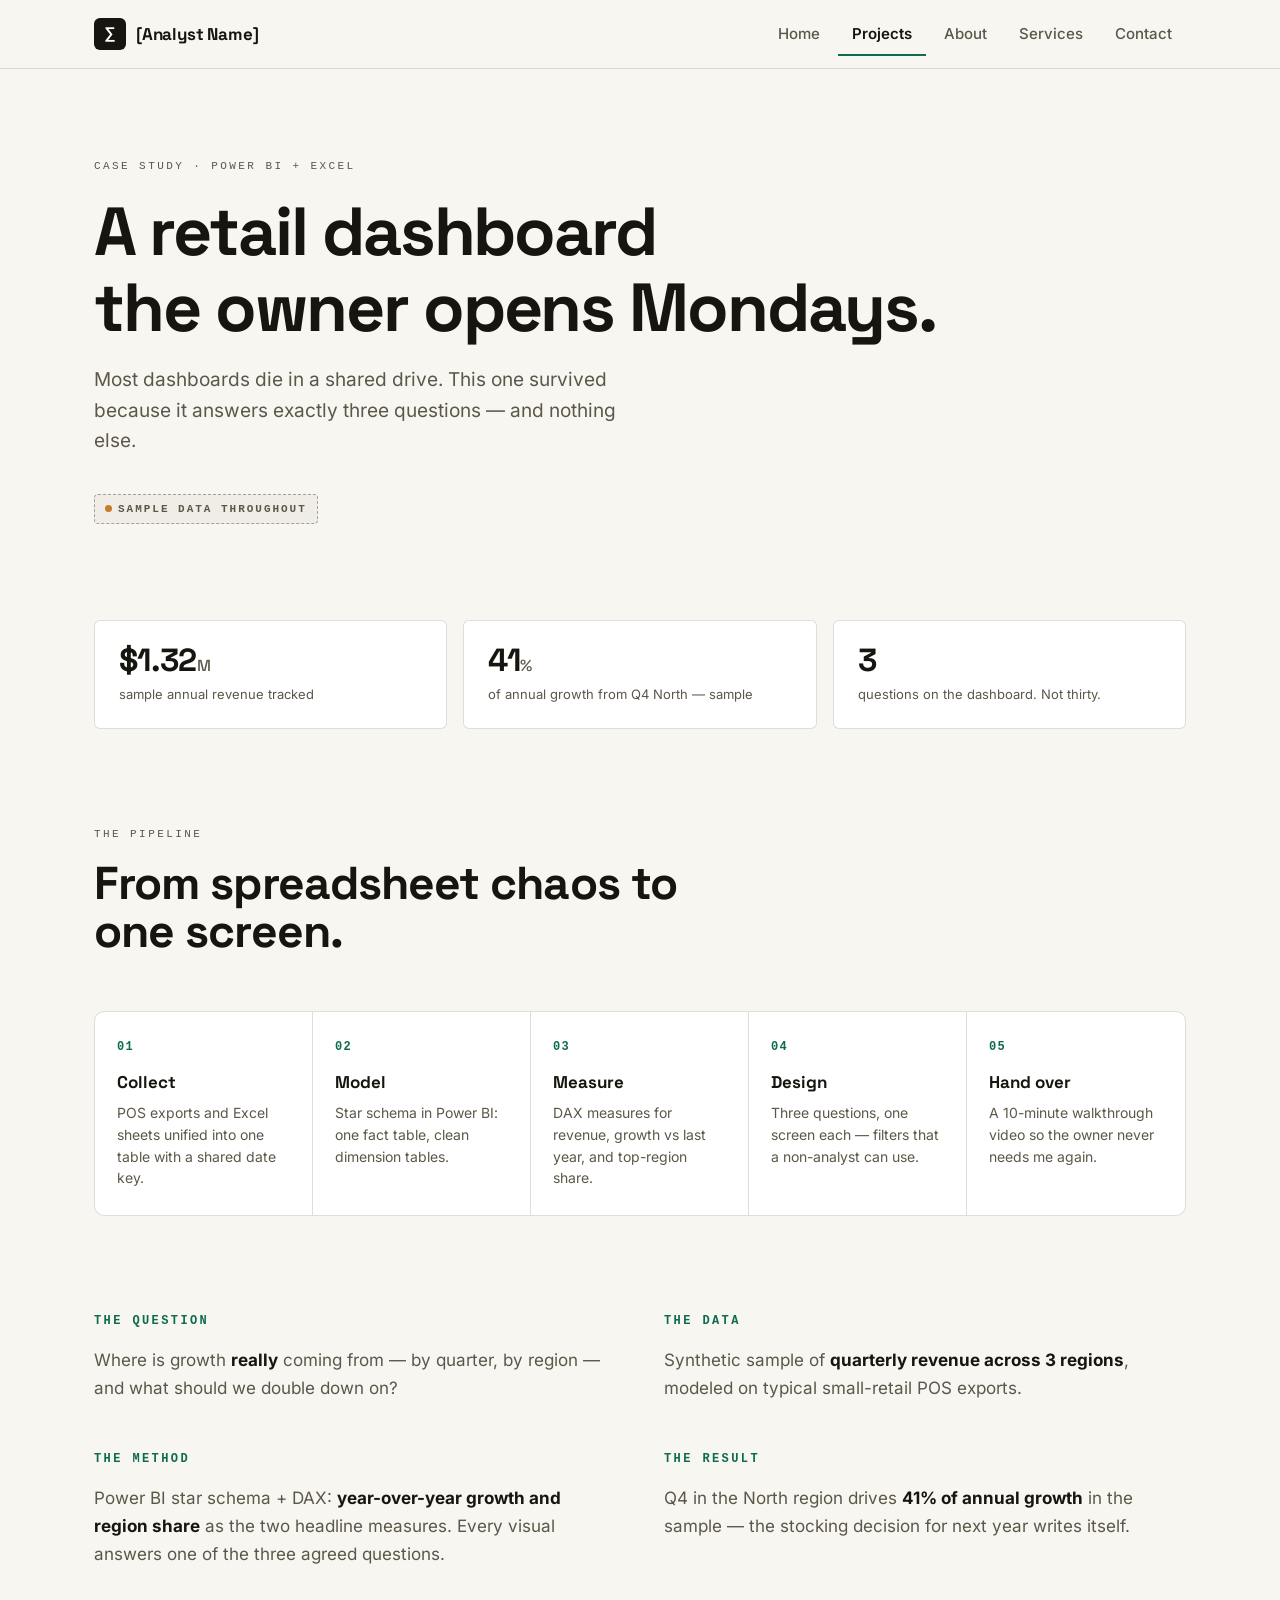
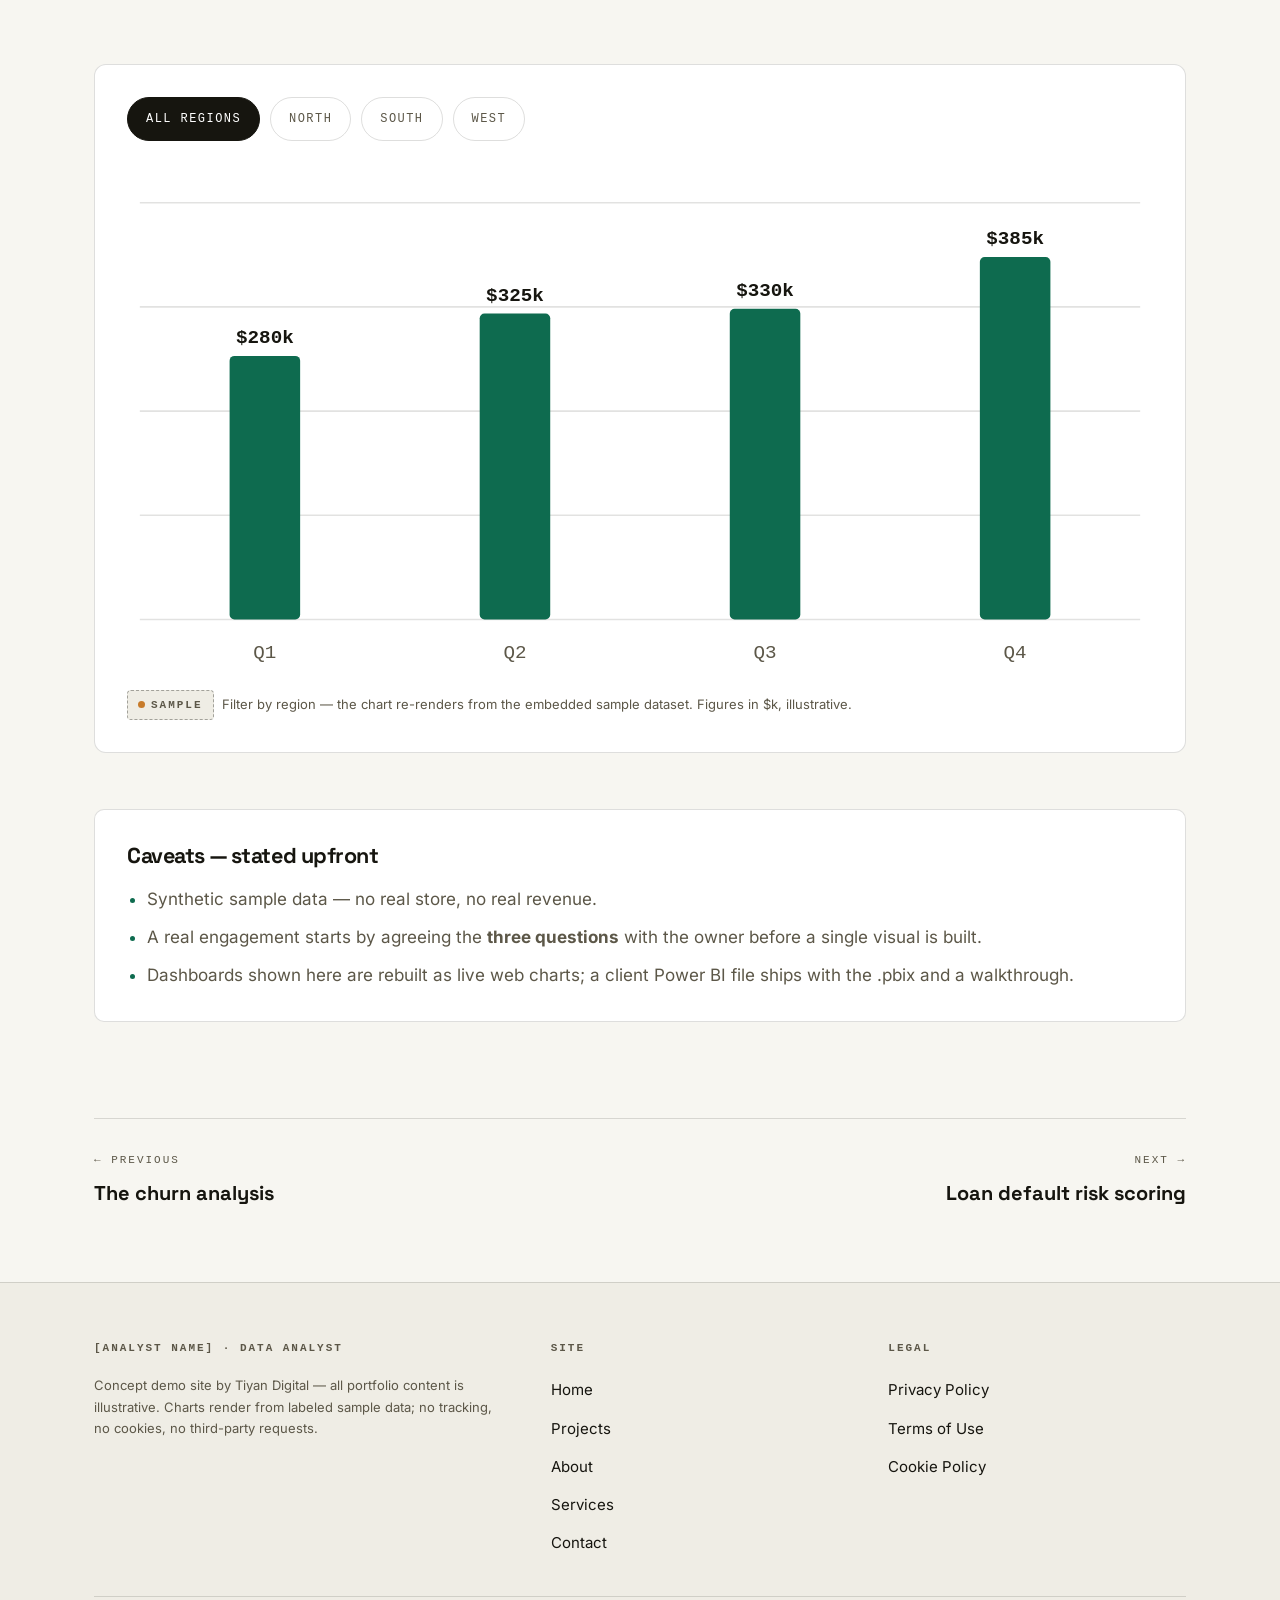
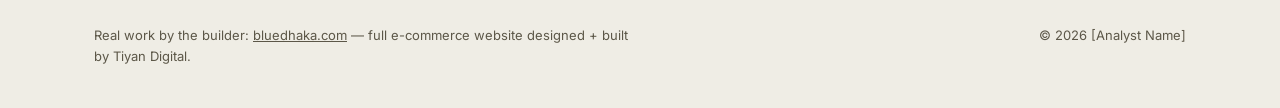
<file: project-sales.html>
<!DOCTYPE html>
<html lang="en">
<head>
<meta charset="utf-8">
<meta name="viewport" content="width=device-width, initial-scale=1">
<title>Retail sales dashboard case study — [Analyst Name]</title>
<meta name="description" content="Case study: a retail sales dashboard built in Power BI + Excel. Sample data, filterable chart, method and caveats.">
<meta name="theme-color" content="#F7F6F1">
<link rel="icon" href="data:image/svg+xml,%3Csvg xmlns='http://www.w3.org/2000/svg' viewBox='0 0 32 32'%3E%3Crect width='32' height='32' rx='6' fill='%2316150F'/%3E%3Ctext x='16' y='23' font-family='monospace' font-size='19' font-weight='700' fill='%23fff' text-anchor='middle'%3E%E2%88%91%3C/text%3E%3C/svg%3E">
<link rel="stylesheet" href="assets/css/site.css">
</head>
<body>
<a class="skip-link" href="#main">Skip to content</a>

<header class="site-header">
  <div class="wrap header-in">
    <a class="brand" href="index.html" aria-label="[Analyst Name] — home">
      <span class="mark" aria-hidden="true">∑</span>
      <span data-site>[Analyst Name]</span>
    </a>
    <nav class="nav-desktop" aria-label="Primary">
      <a href="index.html">Home</a>
      <a href="projects.html" aria-current="page">Projects</a>
      <a href="about.html">About</a>
      <a href="services.html">Services</a>
      <a href="contact.html">Contact</a>
    </nav>
    <button class="nav-toggle" aria-expanded="false" aria-controls="site-nav" aria-label="Open menu">
      <span></span><span></span><span></span>
    </button>
  </div>
</header>
<nav class="mobile-nav" id="site-nav" aria-label="Mobile">
  <a href="index.html">Home</a>
  <a href="projects.html" aria-current="page">Projects</a>
  <a href="about.html">About</a>
  <a href="services.html">Services</a>
  <a href="contact.html">Contact</a>
</nav>

<main id="main">
  <section class="hero">
    <div class="wrap">
      <span class="eyebrow">Case study · Power BI + Excel</span>
      <h1 class="h-display" style="font-size:clamp(2.25rem,5.5vw,4.25rem)">
        <span class="rise"><span>A retail dashboard</span></span>
        <span class="rise"><span>the owner opens Mondays.</span></span>
      </h1>
      <p class="lede" style="margin-top:24px">Most dashboards die in a shared drive. This one survived because it answers exactly three questions — and nothing else.</p>
      <div style="margin-top:24px"><span class="badge-sample">Sample data throughout</span></div>
    </div>
  </section>

  <section class="section-tight" style="padding-top:0">
    <div class="wrap">
      <div class="result-tiles rv" aria-label="Key results (sample figures)">
        <div class="tile"><div class="v">$1.32<span class="u">M</span></div><div class="l">sample annual revenue tracked</div></div>
        <div class="tile"><div class="v">41<span class="u">%</span></div><div class="l">of annual growth from Q4 North — sample</div></div>
        <div class="tile"><div class="v">3</div><div class="l">questions on the dashboard. Not thirty.</div></div>
      </div>

      <div class="sec-head rv" style="margin-top:96px">
        <span class="eyebrow">The pipeline</span>
        <h2 class="h2">From spreadsheet chaos to one screen.</h2>
      </div>
      <div class="stages rv">
        <div class="stage"><span class="sn">01</span><h4>Collect</h4><p>POS exports and Excel sheets unified into one table with a shared date key.</p></div>
        <div class="stage"><span class="sn">02</span><h4>Model</h4><p>Star schema in Power BI: one fact table, clean dimension tables.</p></div>
        <div class="stage"><span class="sn">03</span><h4>Measure</h4><p>DAX measures for revenue, growth vs last year, and top-region share.</p></div>
        <div class="stage"><span class="sn">04</span><h4>Design</h4><p>Three questions, one screen each — filters that a non-analyst can use.</p></div>
        <div class="stage"><span class="sn">05</span><h4>Hand over</h4><p>A 10-minute walkthrough video so the owner never needs me again.</p></div>
      </div>

      <div class="qa-grid" style="margin-top:96px">
        <div class="qa-block rv"><h3>The question</h3><p>Where is growth <strong>really</strong> coming from — by quarter, by region — and what should we double down on?</p></div>
        <div class="qa-block rv"><h3>The data</h3><p>Synthetic sample of <strong>quarterly revenue across 3 regions</strong>, modeled on typical small-retail POS exports.</p></div>
        <div class="qa-block rv"><h3>The method</h3><p>Power BI star schema + DAX: <strong>year-over-year growth and region share</strong> as the two headline measures. Every visual answers one of the three agreed questions.</p></div>
        <div class="qa-block rv"><h3>The result</h3><p>Q4 in the North region drives <strong>41% of annual growth</strong> in the sample — the stocking decision for next year writes itself.</p></div>
      </div>

      <div class="chart-panel rv" style="margin-top:96px">
        <div class="chart-controls" role="group" aria-label="Filter by region">
          <button class="chip" data-region="all" aria-pressed="true">All regions</button>
          <button class="chip" data-region="north" aria-pressed="false">North</button>
          <button class="chip" data-region="south" aria-pressed="false">South</button>
          <button class="chip" data-region="west" aria-pressed="false">West</button>
        </div>
        <svg class="chart" id="sales-chart" aria-label="Sample quarterly revenue by region"></svg>
        <p class="chart-note"><span class="badge-sample">Sample</span>&nbsp; Filter by region — the chart re-renders from the embedded sample dataset. Figures in $k, illustrative.</p>
      </div>

      <div class="caveats rv" style="margin-top:56px">
        <h3 class="h3">Caveats — stated upfront</h3>
        <ul>
          <li>Synthetic sample data — no real store, no real revenue.</li>
          <li>A real engagement starts by agreeing the <strong>three questions</strong> with the owner before a single visual is built.</li>
          <li>Dashboards shown here are rebuilt as live web charts; a client Power BI file ships with the .pbix and a walkthrough.</li>
        </ul>
      </div>

      <nav class="pager" aria-label="More case studies">
        <a href="project-churn.html"><span class="dir">← Previous</span><span class="t">The churn analysis</span></a>
        <a class="next" href="project-loan.html"><span class="dir">Next →</span><span class="t">Loan default risk scoring</span></a>
      </nav>
    </div>
  </section>
</main>

<footer class="site-footer">
  <div class="wrap">
    <div class="footer-grid">
      <div>
        <h4><span data-site>[Analyst Name]</span> · Data Analyst</h4>
        <p class="disclosure">Concept demo site by Tiyan Digital — all portfolio content is illustrative. Charts render from labeled sample data; no tracking, no cookies, no third-party requests.</p>
      </div>
      <div>
        <h4>Site</h4>
        <ul>
          <li><a href="index.html">Home</a></li>
          <li><a href="projects.html">Projects</a></li>
          <li><a href="about.html">About</a></li>
          <li><a href="services.html">Services</a></li>
          <li><a href="contact.html">Contact</a></li>
        </ul>
      </div>
      <div>
        <h4>Legal</h4>
        <ul>
          <li><a href="privacy.html">Privacy Policy</a></li>
          <li><a href="terms.html">Terms of Use</a></li>
          <li><a href="cookies.html">Cookie Policy</a></li>
        </ul>
      </div>
    </div>
    <div class="footer-bottom">
      <p class="disclosure">Real work by the builder: <a href="https://bluedhaka.com">bluedhaka.com</a> — full e-commerce website designed + built by Tiyan Digital.</p>
      <p>© <span id="year">2026</span> <span data-site>[Analyst Name]</span></p>
    </div>
  </div>
</footer>

<script src="assets/js/site.js" defer></script>
</body>
</html>
</file>
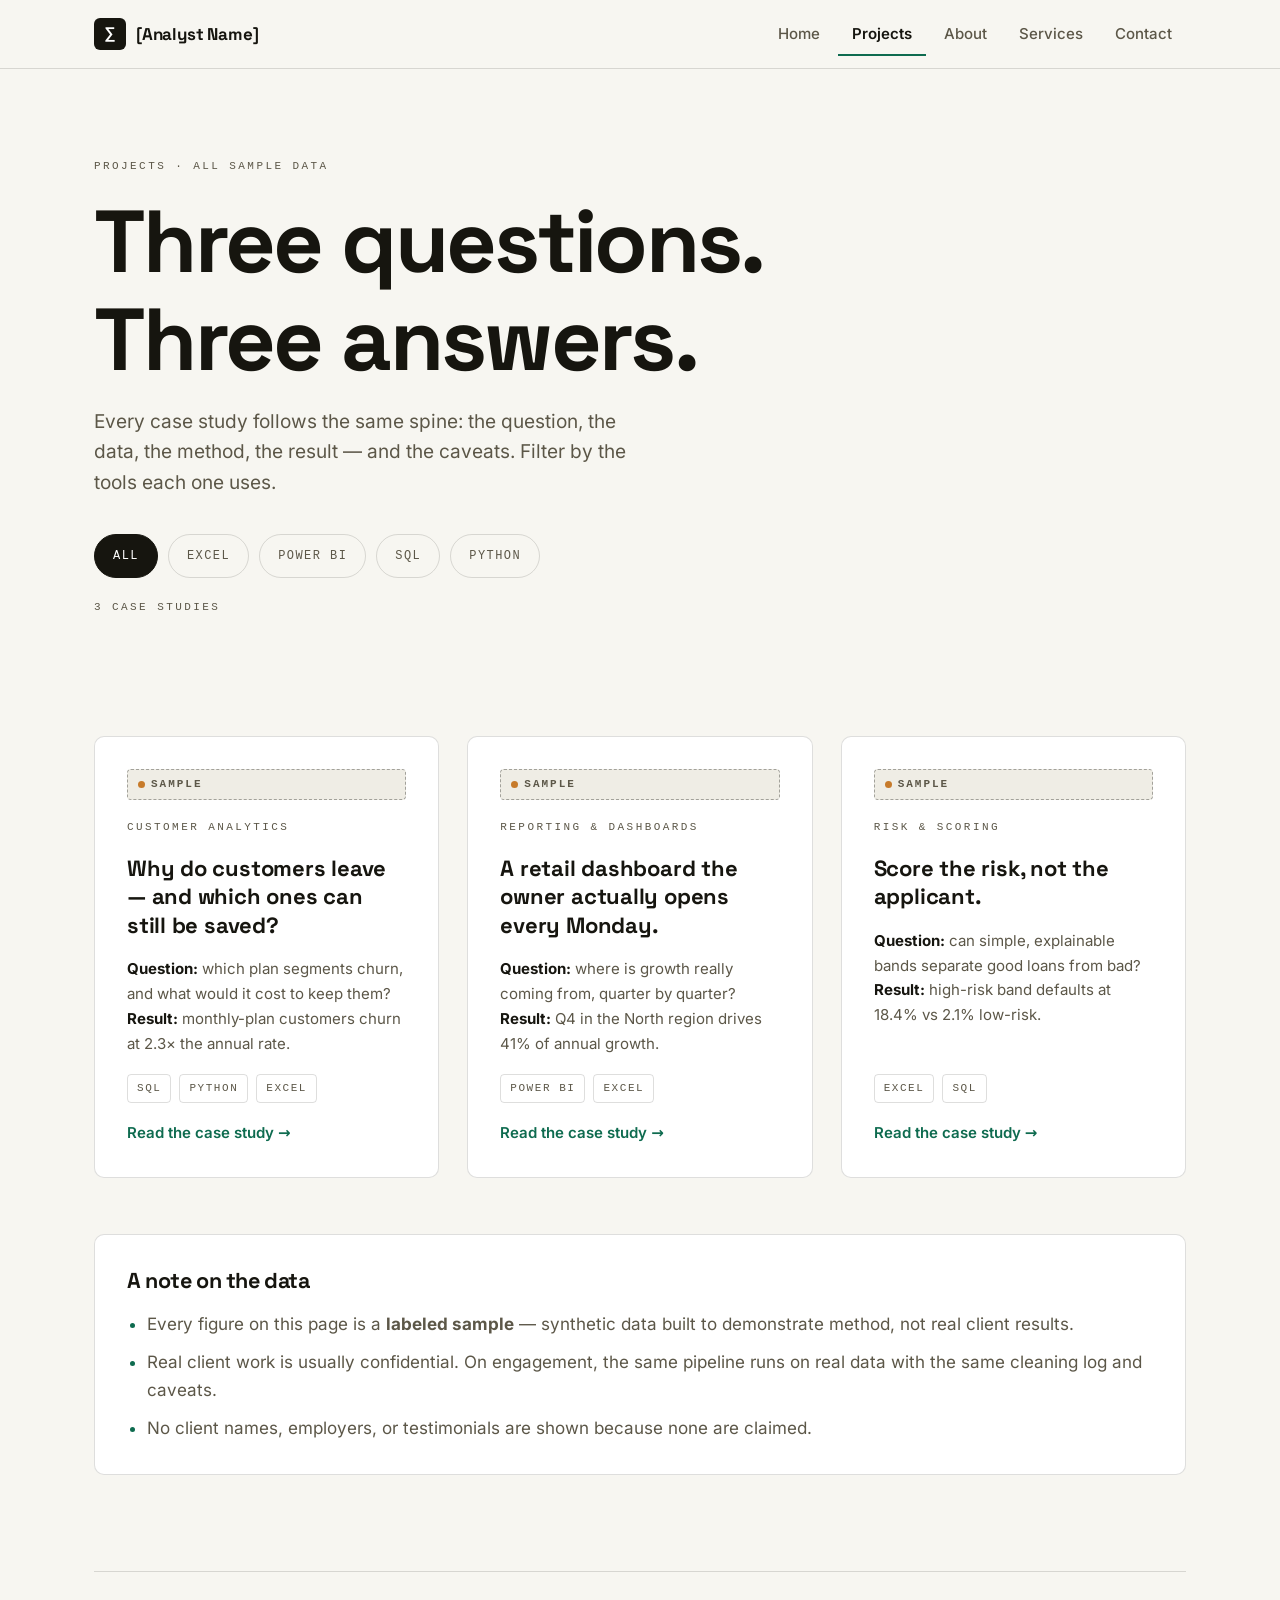
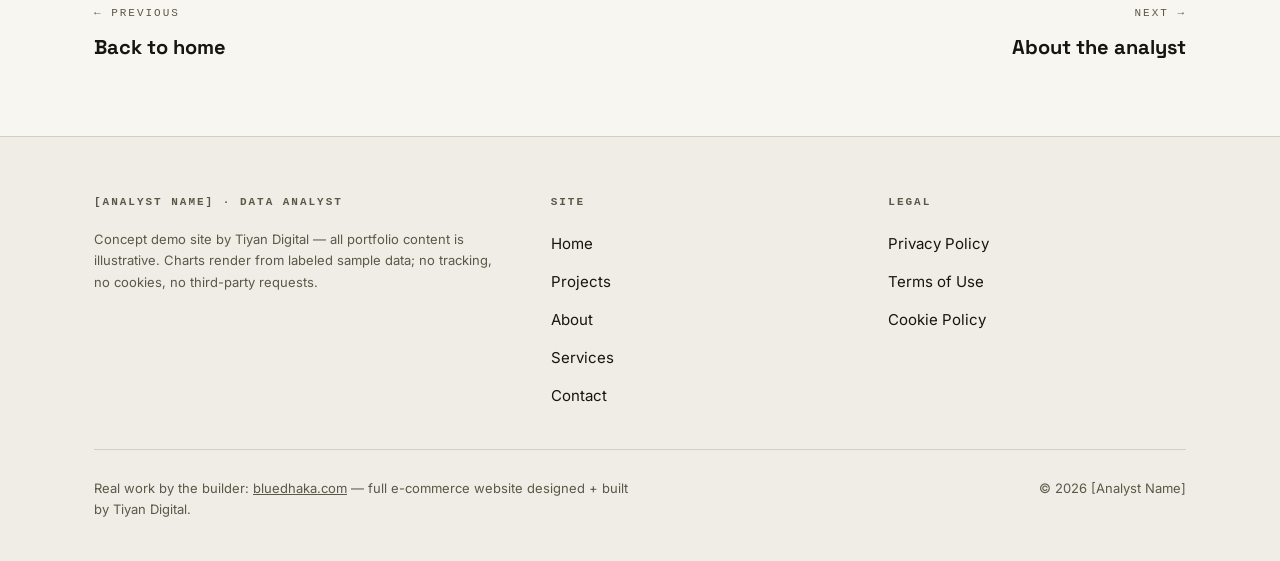
<file: projects.html>
<!DOCTYPE html>
<html lang="en">
<head>
<meta charset="utf-8">
<meta name="viewport" content="width=device-width, initial-scale=1">
<title>Projects — [Analyst Name], Data Analyst</title>
<meta name="description" content="Case studies by [Analyst Name]: churn analysis, retail dashboards, loan risk scoring. Question, data, method, result — all sample data labeled.">
<meta property="og:title" content="Projects — [Analyst Name]">
<meta name="theme-color" content="#F7F6F1">
<link rel="icon" href="data:image/svg+xml,%3Csvg xmlns='http://www.w3.org/2000/svg' viewBox='0 0 32 32'%3E%3Crect width='32' height='32' rx='6' fill='%2316150F'/%3E%3Ctext x='16' y='23' font-family='monospace' font-size='19' font-weight='700' fill='%23fff' text-anchor='middle'%3E%E2%88%91%3C/text%3E%3C/svg%3E">
<link rel="stylesheet" href="assets/css/site.css">
</head>
<body>
<a class="skip-link" href="#main">Skip to content</a>

<header class="site-header">
  <div class="wrap header-in">
    <a class="brand" href="index.html" aria-label="[Analyst Name] — home">
      <span class="mark" aria-hidden="true">∑</span>
      <span data-site>[Analyst Name]</span>
    </a>
    <nav class="nav-desktop" aria-label="Primary">
      <a href="index.html">Home</a>
      <a href="projects.html" aria-current="page">Projects</a>
      <a href="about.html">About</a>
      <a href="services.html">Services</a>
      <a href="contact.html">Contact</a>
    </nav>
    <button class="nav-toggle" aria-expanded="false" aria-controls="site-nav" aria-label="Open menu">
      <span></span><span></span><span></span>
    </button>
  </div>
</header>
<nav class="mobile-nav" id="site-nav" aria-label="Mobile">
  <a href="index.html">Home</a>
  <a href="projects.html" aria-current="page">Projects</a>
  <a href="about.html">About</a>
  <a href="services.html">Services</a>
  <a href="contact.html">Contact</a>
</nav>

<main id="main">
  <section class="hero">
    <div class="wrap">
      <span class="eyebrow">Projects · all sample data</span>
      <h1 class="h-display">
        <span class="rise"><span>Three questions.</span></span>
        <span class="rise"><span>Three answers.</span></span>
      </h1>
      <p class="lede">Every case study follows the same spine: the question, the data, the method, the result — and the caveats. Filter by the tools each one uses.</p>
      <div class="chip-row" role="group" aria-label="Filter projects by tool" style="margin-top:32px">
        <button class="chip" data-filter="all" aria-pressed="true">All</button>
        <button class="chip" data-filter="excel" aria-pressed="false">Excel</button>
        <button class="chip" data-filter="powerbi" aria-pressed="false">Power BI</button>
        <button class="chip" data-filter="sql" aria-pressed="false">SQL</button>
        <button class="chip" data-filter="python" aria-pressed="false">Python</button>
      </div>
      <p class="eyebrow" id="filter-count" aria-live="polite" style="margin-top:20px">3 case studies</p>
    </div>
  </section>

  <section class="section-tight" style="padding-top:0">
    <div class="wrap">
      <div class="case-grid" id="case-list">
        <a class="case-card rv" href="project-churn.html" data-tools="sql python excel">
          <span class="badge-sample">Sample</span>
          <span class="eyebrow">Customer analytics</span>
          <span class="q">Why do customers leave — and which ones can still be saved?</span>
          <span class="m"><strong style="color:var(--ink)">Question:</strong> which plan segments churn, and what would it cost to keep them?<br><strong style="color:var(--ink)">Result:</strong> monthly-plan customers churn at 2.3× the annual rate.</span>
          <span class="tags"><span class="tag">SQL</span><span class="tag">Python</span><span class="tag">Excel</span></span>
          <span class="go">Read the case study →</span>
        </a>
        <a class="case-card rv" href="project-sales.html" data-tools="powerbi excel">
          <span class="badge-sample">Sample</span>
          <span class="eyebrow">Reporting &amp; dashboards</span>
          <span class="q">A retail dashboard the owner actually opens every Monday.</span>
          <span class="m"><strong style="color:var(--ink)">Question:</strong> where is growth really coming from, quarter by quarter?<br><strong style="color:var(--ink)">Result:</strong> Q4 in the North region drives 41% of annual growth.</span>
          <span class="tags"><span class="tag">Power BI</span><span class="tag">Excel</span></span>
          <span class="go">Read the case study →</span>
        </a>
        <a class="case-card rv" href="project-loan.html" data-tools="excel sql">
          <span class="badge-sample">Sample</span>
          <span class="eyebrow">Risk &amp; scoring</span>
          <span class="q">Score the risk, not the applicant.</span>
          <span class="m"><strong style="color:var(--ink)">Question:</strong> can simple, explainable bands separate good loans from bad?<br><strong style="color:var(--ink)">Result:</strong> high-risk band defaults at 18.4% vs 2.1% low-risk.</span>
          <span class="tags"><span class="tag">Excel</span><span class="tag">SQL</span></span>
          <span class="go">Read the case study →</span>
        </a>
      </div>
      <div class="caveats rv" style="margin-top:56px">
        <h3 class="h3">A note on the data</h3>
        <ul>
          <li>Every figure on this page is a <strong>labeled sample</strong> — synthetic data built to demonstrate method, not real client results.</li>
          <li>Real client work is usually confidential. On engagement, the same pipeline runs on real data with the same cleaning log and caveats.</li>
          <li>No client names, employers, or testimonials are shown because none are claimed.</li>
        </ul>
      </div>
      <nav class="pager" aria-label="More pages">
        <a href="index.html"><span class="dir">← Previous</span><span class="t">Back to home</span></a>
        <a class="next" href="about.html"><span class="dir">Next →</span><span class="t">About the analyst</span></a>
      </nav>
    </div>
  </section>
</main>

<footer class="site-footer">
  <div class="wrap">
    <div class="footer-grid">
      <div>
        <h4><span data-site>[Analyst Name]</span> · Data Analyst</h4>
        <p class="disclosure">Concept demo site by Tiyan Digital — all portfolio content is illustrative. Charts render from labeled sample data; no tracking, no cookies, no third-party requests.</p>
      </div>
      <div>
        <h4>Site</h4>
        <ul>
          <li><a href="index.html">Home</a></li>
          <li><a href="projects.html">Projects</a></li>
          <li><a href="about.html">About</a></li>
          <li><a href="services.html">Services</a></li>
          <li><a href="contact.html">Contact</a></li>
        </ul>
      </div>
      <div>
        <h4>Legal</h4>
        <ul>
          <li><a href="privacy.html">Privacy Policy</a></li>
          <li><a href="terms.html">Terms of Use</a></li>
          <li><a href="cookies.html">Cookie Policy</a></li>
        </ul>
      </div>
    </div>
    <div class="footer-bottom">
      <p class="disclosure">Real work by the builder: <a href="https://bluedhaka.com">bluedhaka.com</a> — full e-commerce website designed + built by Tiyan Digital.</p>
      <p>© <span id="year">2026</span> <span data-site>[Analyst Name]</span></p>
    </div>
  </div>
</footer>

<script src="assets/js/site.js" defer></script>
</body>
</html>
</file>
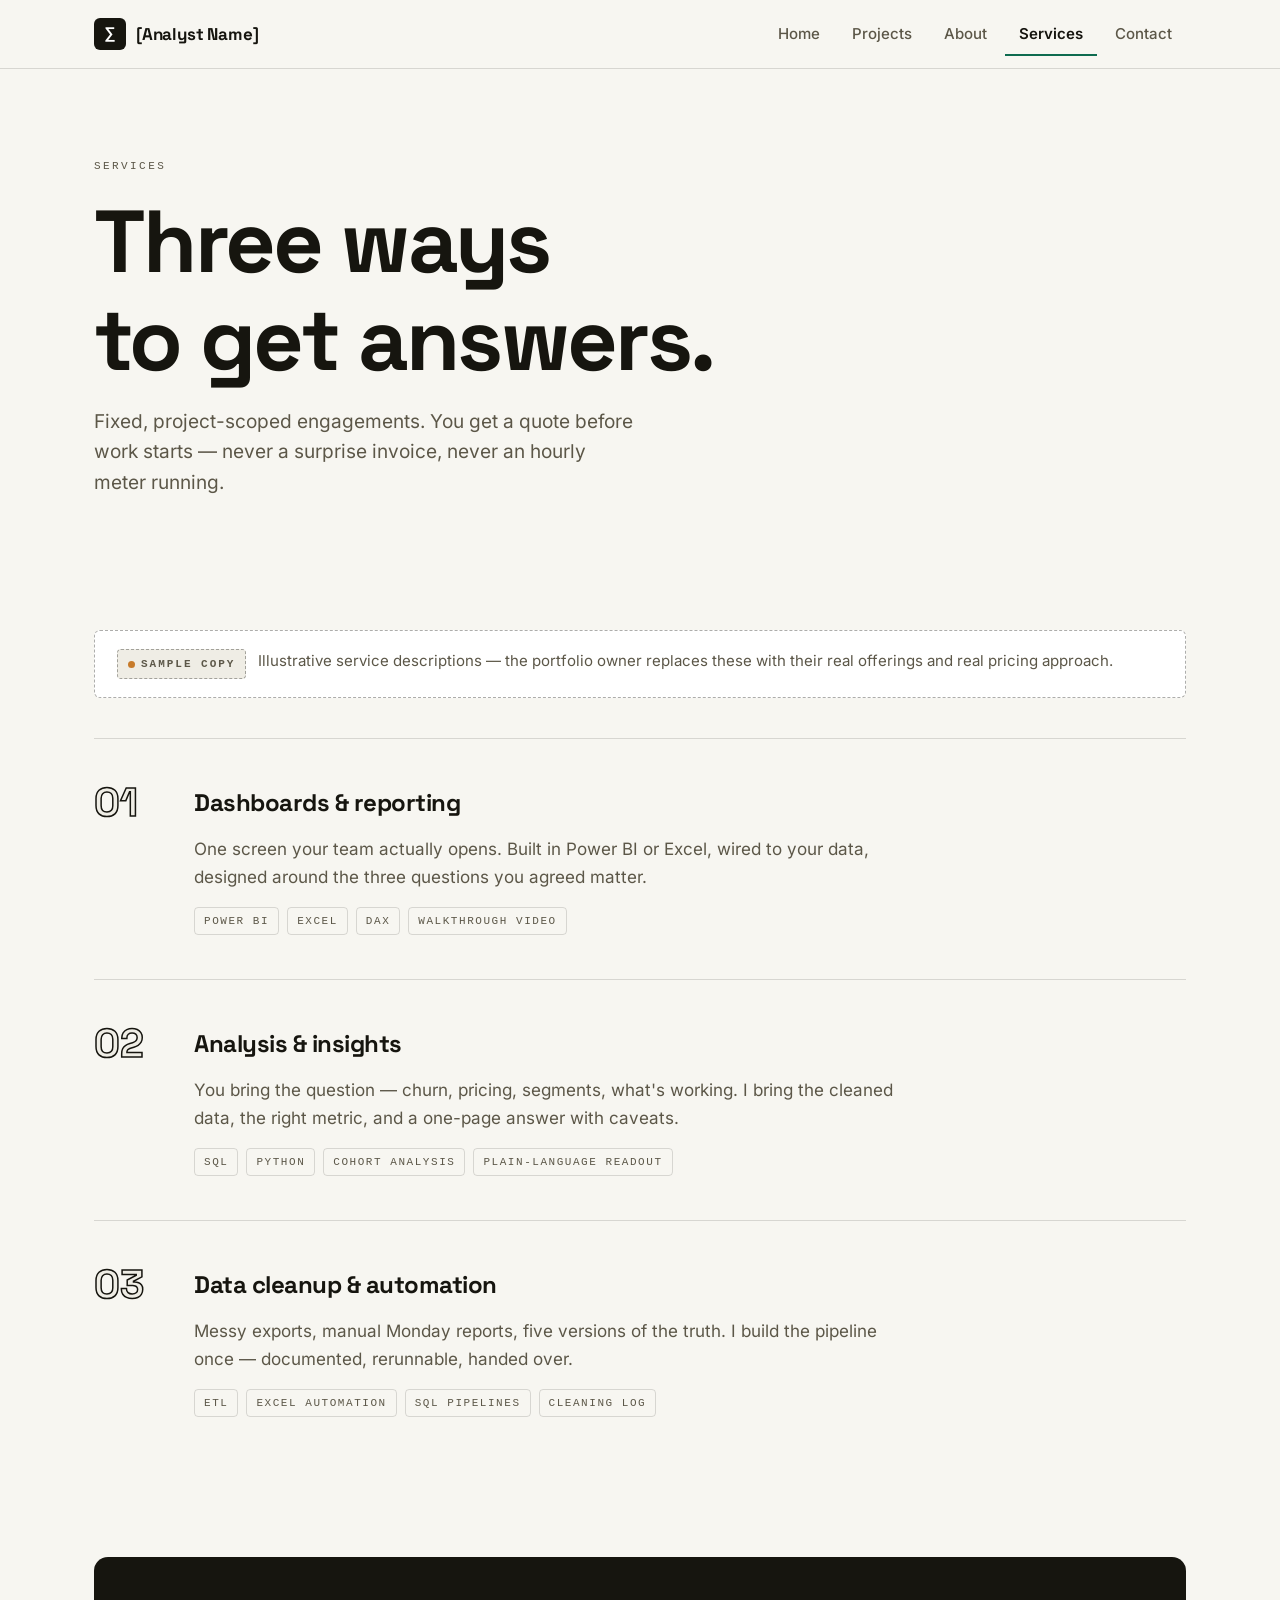
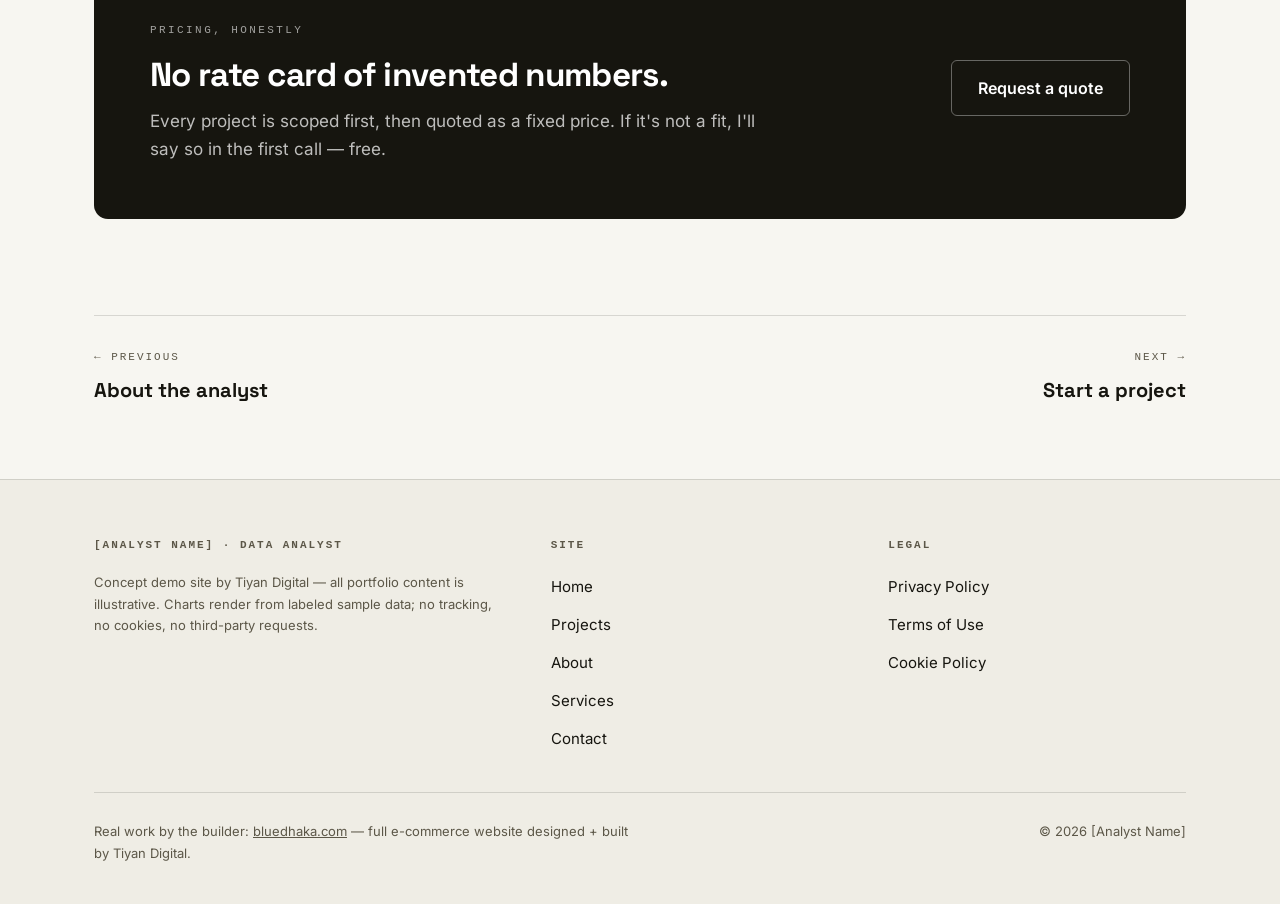
<file: services.html>
<!DOCTYPE html>
<html lang="en">
<head>
<meta charset="utf-8">
<meta name="viewport" content="width=device-width, initial-scale=1">
<title>Services — [Analyst Name], Data Analyst</title>
<meta name="description" content="Freelance data services: dashboards and reporting, analysis and insights, data cleanup and automation. Project-scoped quotes, no invented prices.">
<meta name="theme-color" content="#F7F6F1">
<link rel="icon" href="data:image/svg+xml,%3Csvg xmlns='http://www.w3.org/2000/svg' viewBox='0 0 32 32'%3E%3Crect width='32' height='32' rx='6' fill='%2316150F'/%3E%3Ctext x='16' y='23' font-family='monospace' font-size='19' font-weight='700' fill='%23fff' text-anchor='middle'%3E%E2%88%91%3C/text%3E%3C/svg%3E">
<link rel="stylesheet" href="assets/css/site.css">
</head>
<body>
<a class="skip-link" href="#main">Skip to content</a>

<header class="site-header">
  <div class="wrap header-in">
    <a class="brand" href="index.html" aria-label="[Analyst Name] — home">
      <span class="mark" aria-hidden="true">∑</span>
      <span data-site>[Analyst Name]</span>
    </a>
    <nav class="nav-desktop" aria-label="Primary">
      <a href="index.html">Home</a>
      <a href="projects.html">Projects</a>
      <a href="about.html">About</a>
      <a href="services.html" aria-current="page">Services</a>
      <a href="contact.html">Contact</a>
    </nav>
    <button class="nav-toggle" aria-expanded="false" aria-controls="site-nav" aria-label="Open menu">
      <span></span><span></span><span></span>
    </button>
  </div>
</header>
<nav class="mobile-nav" id="site-nav" aria-label="Mobile">
  <a href="index.html">Home</a>
  <a href="projects.html">Projects</a>
  <a href="about.html">About</a>
  <a href="services.html" aria-current="page">Services</a>
  <a href="contact.html">Contact</a>
</nav>

<main id="main">
  <section class="hero">
    <div class="wrap">
      <span class="eyebrow">Services</span>
      <h1 class="h-display">
        <span class="rise"><span>Three ways</span></span>
        <span class="rise"><span>to get answers.</span></span>
      </h1>
      <p class="lede" style="margin-top:24px">Fixed, project-scoped engagements. You get a quote before work starts — never a surprise invoice, never an hourly meter running.</p>
    </div>
  </section>

  <section class="section-tight" style="padding-top:0">
    <div class="wrap">
      <div class="demo-note rv"><span class="badge-sample">Sample copy</span><span>Illustrative service descriptions — the portfolio owner replaces these with their real offerings and real pricing approach.</span></div>

      <div class="svc-row rv">
        <div class="num" aria-hidden="true">01</div>
        <div>
          <h3>Dashboards &amp; reporting</h3>
          <p>One screen your team actually opens. Built in Power BI or Excel, wired to your data, designed around the three questions you agreed matter.</p>
          <ul><li class="tag">Power BI</li><li class="tag">Excel</li><li class="tag">DAX</li><li class="tag">Walkthrough video</li></ul>
        </div>
      </div>
      <div class="svc-row rv">
        <div class="num" aria-hidden="true">02</div>
        <div>
          <h3>Analysis &amp; insights</h3>
          <p>You bring the question — churn, pricing, segments, what's working. I bring the cleaned data, the right metric, and a one-page answer with caveats.</p>
          <ul><li class="tag">SQL</li><li class="tag">Python</li><li class="tag">Cohort analysis</li><li class="tag">Plain-language readout</li></ul>
        </div>
      </div>
      <div class="svc-row rv">
        <div class="num" aria-hidden="true">03</div>
        <div>
          <h3>Data cleanup &amp; automation</h3>
          <p>Messy exports, manual Monday reports, five versions of the truth. I build the pipeline once — documented, rerunnable, handed over.</p>
          <ul><li class="tag">ETL</li><li class="tag">Excel automation</li><li class="tag">SQL pipelines</li><li class="tag">Cleaning log</li></ul>
        </div>
      </div>

      <div class="proof-card rv" style="margin-top:96px">
        <div>
          <span class="eyebrow">Pricing, honestly</span>
          <h3 class="h3">No rate card of invented numbers.</h3>
          <p>Every project is scoped first, then quoted as a fixed price. If it's not a fit, I'll say so in the first call — free.</p>
        </div>
        <a class="btn btn-secondary" href="contact.html">Request a quote</a>
      </div>

      <nav class="pager" aria-label="More pages">
        <a href="about.html"><span class="dir">← Previous</span><span class="t">About the analyst</span></a>
        <a class="next" href="contact.html"><span class="dir">Next →</span><span class="t">Start a project</span></a>
      </nav>
    </div>
  </section>
</main>

<footer class="site-footer">
  <div class="wrap">
    <div class="footer-grid">
      <div>
        <h4><span data-site>[Analyst Name]</span> · Data Analyst</h4>
        <p class="disclosure">Concept demo site by Tiyan Digital — all portfolio content is illustrative. Charts render from labeled sample data; no tracking, no cookies, no third-party requests.</p>
      </div>
      <div>
        <h4>Site</h4>
        <ul>
          <li><a href="index.html">Home</a></li>
          <li><a href="projects.html">Projects</a></li>
          <li><a href="about.html">About</a></li>
          <li><a href="services.html">Services</a></li>
          <li><a href="contact.html">Contact</a></li>
        </ul>
      </div>
      <div>
        <h4>Legal</h4>
        <ul>
          <li><a href="privacy.html">Privacy Policy</a></li>
          <li><a href="terms.html">Terms of Use</a></li>
          <li><a href="cookies.html">Cookie Policy</a></li>
        </ul>
      </div>
    </div>
    <div class="footer-bottom">
      <p class="disclosure">Real work by the builder: <a href="https://bluedhaka.com">bluedhaka.com</a> — full e-commerce website designed + built by Tiyan Digital.</p>
      <p>© <span id="year">2026</span> <span data-site>[Analyst Name]</span></p>
    </div>
  </div>
</footer>

<script src="assets/js/site.js" defer></script>
</body>
</html>
</file>
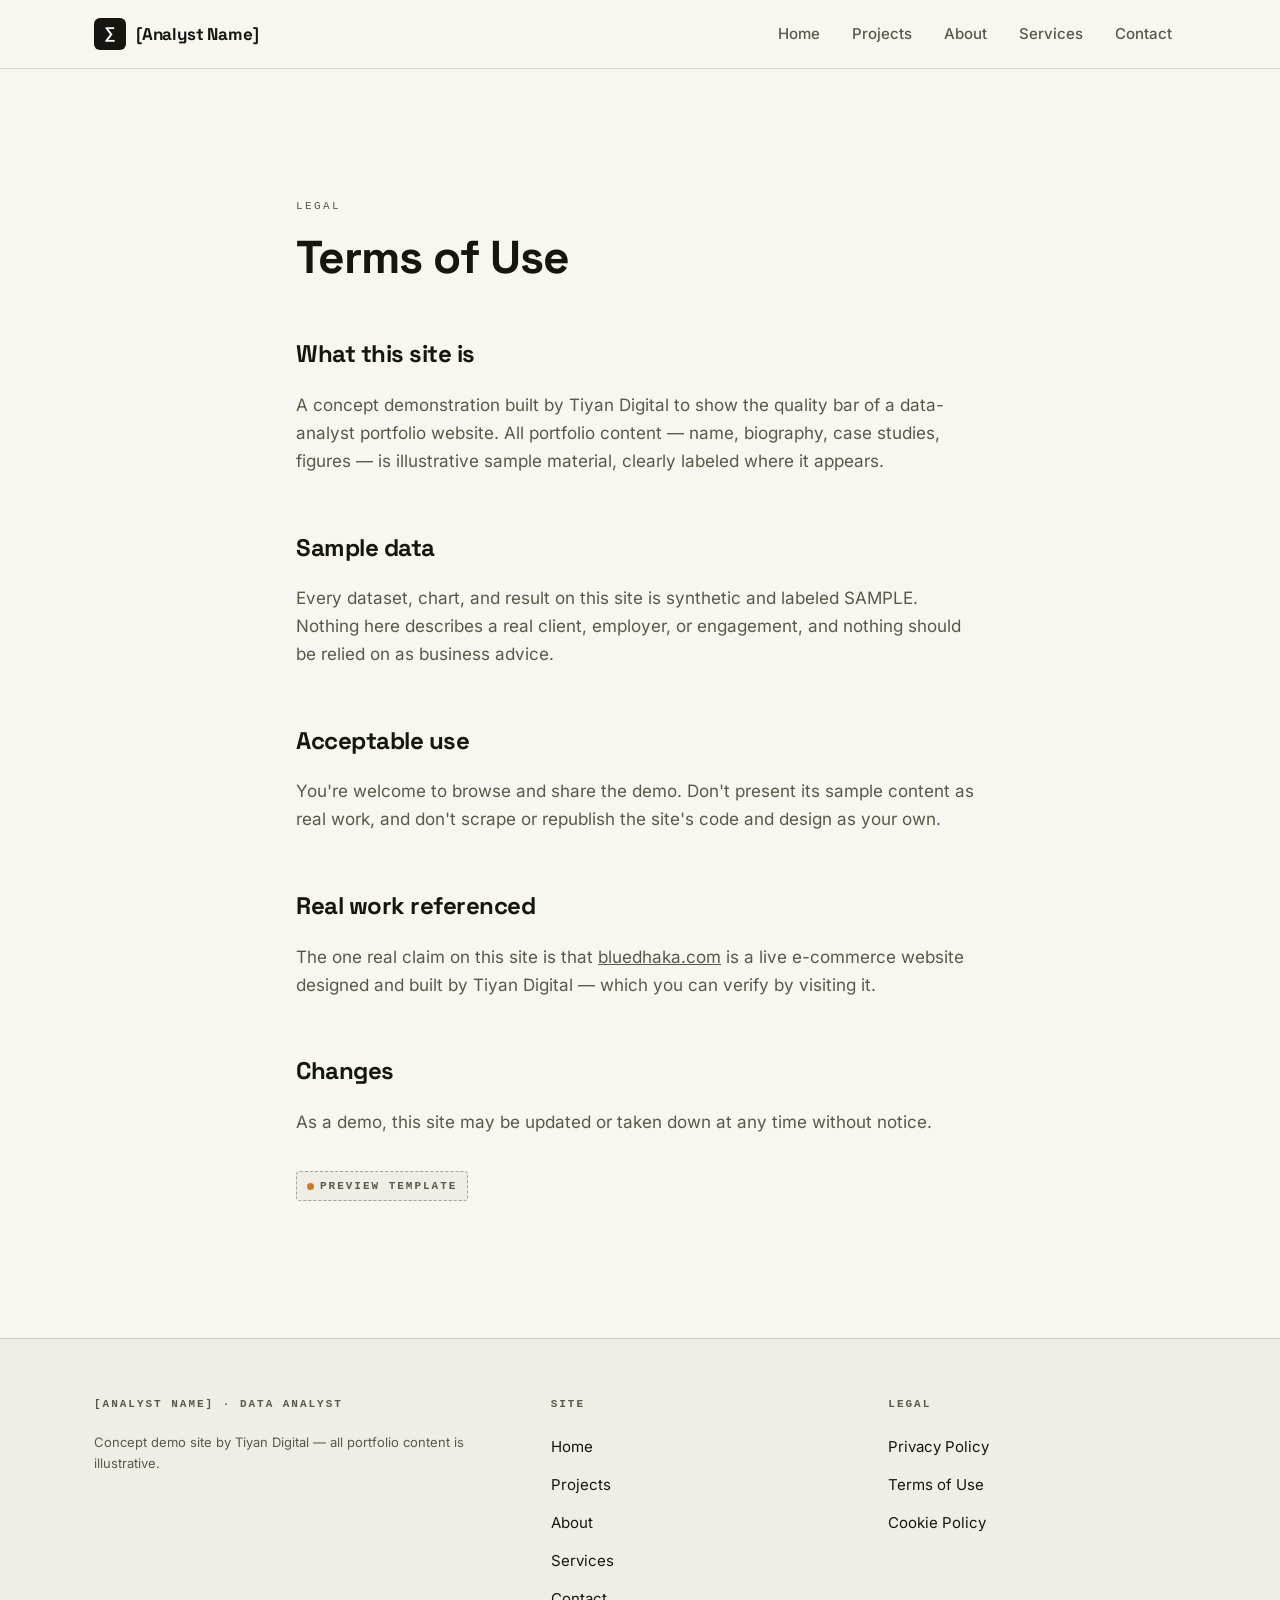
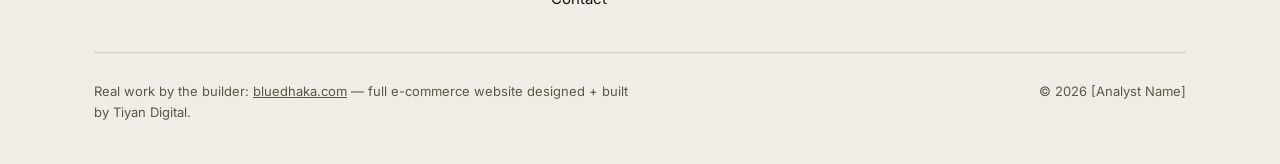
<file: terms.html>
<!DOCTYPE html>
<html lang="en">
<head>
<meta charset="utf-8">
<meta name="viewport" content="width=device-width, initial-scale=1">
<title>Terms of Use — [Analyst Name]</title>
<meta name="description" content="Terms of use for this concept demo site.">
<meta name="theme-color" content="#F7F6F1">
<link rel="icon" href="data:image/svg+xml,%3Csvg xmlns='http://www.w3.org/2000/svg' viewBox='0 0 32 32'%3E%3Crect width='32' height='32' rx='6' fill='%2316150F'/%3E%3Ctext x='16' y='23' font-family='monospace' font-size='19' font-weight='700' fill='%23fff' text-anchor='middle'%3E%E2%88%91%3C/text%3E%3C/svg%3E">
<link rel="stylesheet" href="assets/css/site.css">
</head>
<body>
<a class="skip-link" href="#main">Skip to content</a>
<header class="site-header">
  <div class="wrap header-in">
    <a class="brand" href="index.html" aria-label="[Analyst Name] — home"><span class="mark" aria-hidden="true">∑</span><span data-site>[Analyst Name]</span></a>
    <nav class="nav-desktop" aria-label="Primary">
      <a href="index.html">Home</a><a href="projects.html">Projects</a><a href="about.html">About</a><a href="services.html">Services</a><a href="contact.html">Contact</a>
    </nav>
    <button class="nav-toggle" aria-expanded="false" aria-controls="site-nav" aria-label="Open menu"><span></span><span></span><span></span></button>
  </div>
</header>
<nav class="mobile-nav" id="site-nav" aria-label="Mobile">
  <a href="index.html">Home</a><a href="projects.html">Projects</a><a href="about.html">About</a><a href="services.html">Services</a><a href="contact.html">Contact</a>
</nav>
<main id="main">
  <section class="section">
    <div class="wrap legal">
      <span class="eyebrow">Legal</span>
      <h1 class="h2" style="margin:16px 0 32px">Terms of Use</h1>
      <h2>What this site is</h2>
      <p>A concept demonstration built by Tiyan Digital to show the quality bar of a data-analyst portfolio website. All portfolio content — name, biography, case studies, figures — is illustrative sample material, clearly labeled where it appears.</p>
      <h2>Sample data</h2>
      <p>Every dataset, chart, and result on this site is synthetic and labeled SAMPLE. Nothing here describes a real client, employer, or engagement, and nothing should be relied on as business advice.</p>
      <h2>Acceptable use</h2>
      <p>You're welcome to browse and share the demo. Don't present its sample content as real work, and don't scrape or republish the site's code and design as your own.</p>
      <h2>Real work referenced</h2>
      <p>The one real claim on this site is that <a href="https://bluedhaka.com">bluedhaka.com</a> is a live e-commerce website designed and built by Tiyan Digital — which you can verify by visiting it.</p>
      <h2>Changes</h2>
      <p>As a demo, this site may be updated or taken down at any time without notice.</p>
      <p style="margin-top:2em"><span class="badge-sample">Preview template</span></p>
    </div>
  </section>
</main>
<footer class="site-footer">
  <div class="wrap">
    <div class="footer-grid">
      <div><h4><span data-site>[Analyst Name]</span> · Data Analyst</h4><p class="disclosure">Concept demo site by Tiyan Digital — all portfolio content is illustrative.</p></div>
      <div><h4>Site</h4><ul><li><a href="index.html">Home</a></li><li><a href="projects.html">Projects</a></li><li><a href="about.html">About</a></li><li><a href="services.html">Services</a></li><li><a href="contact.html">Contact</a></li></ul></div>
      <div><h4>Legal</h4><ul><li><a href="privacy.html">Privacy Policy</a></li><li><a href="terms.html">Terms of Use</a></li><li><a href="cookies.html">Cookie Policy</a></li></ul></div>
    </div>
    <div class="footer-bottom">
      <p class="disclosure">Real work by the builder: <a href="https://bluedhaka.com">bluedhaka.com</a> — full e-commerce website designed + built by Tiyan Digital.</p>
      <p>© <span id="year">2026</span> <span data-site>[Analyst Name]</span></p>
    </div>
  </div>
</footer>
<script src="assets/js/site.js" defer></script>
</body>
</html>
</file>
<file: assets/css/site.css>
/* ============ Data Analyst Portfolio — concept demo ============ */
@font-face {
  font-family: 'Space Grotesk';
  src: url('../fonts/spacegrotesk-var-latin.woff2') format('woff2');
  font-weight: 400 700;
  font-display: swap;
}
@font-face {
  font-family: 'Inter';
  src: url('../fonts/inter-var-latin.woff2') format('woff2');
  font-weight: 400 700;
  font-display: swap;
}

/* First real rule: page background (no white flash) */
html { background: #F7F6F1; }

:root {
  --bg: #F7F6F1;
  --surface: #FFFFFF;
  --surface-2: #EFEDE5;
  --ink: #16150F;
  --muted: #5C5748;
  --hairline: rgba(22, 21, 15, .14);
  --accent: #0E6B4F;
  --accent-deep: #0A4F3B;
  --danger: #B3402A;
  /* chart palette — data viz only */
  --c1: #0E6B4F; --c2: #C77B2B; --c3: #2F5D8A; --c4: #8A8F98; --c5: #16150F;
  --radius: 6px;
  --font-d: 'Space Grotesk', 'Inter', system-ui, sans-serif;
  --font-b: 'Inter', system-ui, -apple-system, sans-serif;
  --font-m: ui-monospace, 'SF Mono', 'Cascadia Mono', Menlo, Consolas, monospace;
  --max: 1140px;
  --ease: cubic-bezier(0.16, 1, 0.3, 1);
  --ease-state: cubic-bezier(0.4, 0, 0.2, 1);
}

*, *::before, *::after { box-sizing: border-box; }
* { margin: 0; }

body {
  font-family: var(--font-b);
  font-size: 1.0625rem;
  line-height: 1.65;
  color: var(--ink);
  background: var(--bg);
  -webkit-font-smoothing: antialiased;
  overflow-x: hidden;
}
img, svg { display: block; max-width: 100%; }
a { color: inherit; }
::selection { background: var(--accent); color: #fff; }

:focus-visible {
  outline: 3px solid var(--accent);
  outline-offset: 3px;
  border-radius: 2px;
}

.skip-link {
  position: absolute; left: 16px; top: -60px; z-index: 200;
  background: var(--ink); color: #fff; padding: 10px 16px;
  border-radius: var(--radius); font-size: .875rem; text-decoration: none;
  transition: top .2s var(--ease-state);
}
.skip-link:focus { top: 12px; }

.sr-only {
  position: absolute; width: 1px; height: 1px; padding: 0; margin: -1px;
  overflow: hidden; clip: rect(0 0 0 0); white-space: nowrap; border: 0;
}

.wrap { max-width: var(--max); margin: 0 auto; padding: 0 24px; }

/* ---------- type ---------- */
h1, h2, h3 { font-family: var(--font-d); font-weight: 700; letter-spacing: -0.02em; }
.h-display {
  font-size: clamp(2.75rem, 7vw, 5.5rem);
  line-height: .98; letter-spacing: -0.03em; font-weight: 700;
}
.h-display .line { display: block; }
.h2 { font-size: clamp(1.9rem, 3.6vw, 3rem); line-height: 1.05; letter-spacing: -0.02em; }
.h3 { font-size: 1.35rem; line-height: 1.25; }
.eyebrow {
  font-family: var(--font-m); font-size: .6875rem; text-transform: uppercase;
  letter-spacing: .22em; color: var(--muted); font-weight: 500;
}
.lede { font-size: 1.1875rem; line-height: 1.6; color: var(--muted); max-width: 34rem; }

/* masked line-rise (JS-gated; visible without JS) */
/* padding/margin compensation: the mask's overflow:hidden would otherwise clip
   glyph ascenders/descenders at the display type's tight line-height */
.js .rise { overflow: hidden; display: block; padding: .13em 0; margin: -.13em 0; }
.js .rise > span { display: block; transform: translateY(110%); }
.js .rise.in > span { transform: none; transition: transform .9s var(--ease); }
.js .rise.in > span:nth-child(2) { transition-delay: .1s; }
.js .rise.in > span:nth-child(3) { transition-delay: .2s; }

/* ---------- header ---------- */
.site-header {
  position: sticky; top: 0; z-index: 100;
  background: color-mix(in srgb, var(--bg) 92%, transparent);
  backdrop-filter: blur(10px); -webkit-backdrop-filter: blur(10px);
  border-bottom: 1px solid var(--hairline);
}
.header-in { display: flex; align-items: center; justify-content: space-between; height: 68px; }
.brand { display: flex; align-items: center; gap: 10px; text-decoration: none; font-family: var(--font-d); font-weight: 700; font-size: 1.0625rem; letter-spacing: -0.01em; }
.brand .mark {
  width: 32px; height: 32px; border-radius: 6px; background: var(--ink); color: #fff;
  display: grid; place-items: center; font-family: var(--font-m); font-size: 1rem; font-weight: 700;
  flex: none;
}
.nav-desktop { display: flex; align-items: center; gap: 4px; }
.nav-desktop a {
  text-decoration: none; font-size: .9375rem; font-weight: 500; color: var(--muted);
  padding: 10px 14px; border-radius: var(--radius); min-height: 44px; display: inline-flex; align-items: center;
  transition: color .2s var(--ease-state), background .2s var(--ease-state);
}
.nav-desktop a:hover { color: var(--ink); background: rgba(22,21,15,.05); }
.nav-desktop a[aria-current="page"] { color: var(--ink); font-weight: 600; box-shadow: inset 0 -2px 0 var(--accent); border-radius: 0; }
.nav-toggle {
  display: none; width: 44px; height: 44px; border: 1px solid var(--hairline); border-radius: var(--radius);
  background: transparent; cursor: pointer; align-items: center; justify-content: center; flex-direction: column; gap: 6px;
}
.nav-toggle span { display: block; width: 20px; height: 2px; background: var(--ink); transition: transform .25s var(--ease-state), opacity .2s; }
.nav-toggle[aria-expanded="true"] span:nth-child(1) { transform: translateY(8px) rotate(45deg); }
.nav-toggle[aria-expanded="true"] span:nth-child(2) { opacity: 0; }
.nav-toggle[aria-expanded="true"] span:nth-child(3) { transform: translateY(-8px) rotate(-45deg); }

.mobile-nav {
  position: fixed; inset: 68px 0 0 0; z-index: 99; background: var(--bg);
  padding: 24px; display: flex; flex-direction: column; gap: 4px;
  transform: translateY(-8px); opacity: 0; visibility: hidden;
  transition: opacity .28s var(--ease), transform .28s var(--ease), visibility 0s .28s;
}
.mobile-nav.open { transform: none; opacity: 1; visibility: visible; transition: opacity .28s var(--ease), transform .28s var(--ease); }
.mobile-nav a {
  font-family: var(--font-d); font-size: 1.75rem; font-weight: 700; letter-spacing: -0.02em;
  text-decoration: none; padding: 14px 4px; border-bottom: 1px solid var(--hairline); min-height: 56px;
  display: flex; align-items: center;
}
.mobile-nav a[aria-current="page"] { color: var(--accent); }

/* ---------- buttons / chips / badges ---------- */
.btn {
  display: inline-flex; align-items: center; justify-content: center; gap: 8px;
  font-family: var(--font-b); font-weight: 600; font-size: 1rem;
  padding: 14px 26px; min-height: 52px; border-radius: var(--radius);
  text-decoration: none; cursor: pointer; border: 1px solid transparent;
  transition: transform .2s var(--ease-state), background .2s var(--ease-state), box-shadow .2s var(--ease-state);
}
.btn-primary { background: var(--accent); color: #fff; }
.btn-primary:hover { background: var(--accent-deep); transform: scale(1.02); }
.btn-primary:active { transform: scale(.97); }
.btn-secondary { background: transparent; color: var(--ink); border-color: var(--hairline); }
.btn-secondary:hover { border-color: var(--ink); transform: scale(1.02); }
.btn-secondary:active { transform: scale(.97); }

.chip-row { display: flex; flex-wrap: wrap; gap: 10px; }
.chip {
  font-family: var(--font-m); font-size: .75rem; text-transform: uppercase; letter-spacing: .12em;
  padding: 10px 18px; min-height: 44px; border: 1px solid var(--hairline); border-radius: 999px;
  background: transparent; color: var(--muted); cursor: pointer;
  transition: all .2s var(--ease-state);
}
.chip:hover { border-color: var(--ink); color: var(--ink); }
.chip[aria-pressed="true"] { background: var(--ink); border-color: var(--ink); color: #fff; }

.badge-sample {
  display: inline-flex; align-items: center; gap: 6px;
  font-family: var(--font-m); font-size: .6875rem; font-weight: 600;
  text-transform: uppercase; letter-spacing: .18em;
  background: var(--surface-2); color: var(--muted);
  border: 1px dashed rgba(22,21,15,.35); border-radius: 4px; padding: 5px 10px;
  white-space: nowrap;
}
.badge-sample::before { content: ""; width: 7px; height: 7px; border-radius: 50%; background: var(--c2); flex: none; }
.tag {
  font-family: var(--font-m); font-size: .6875rem; text-transform: uppercase; letter-spacing: .14em;
  color: var(--muted); border: 1px solid var(--hairline); border-radius: 4px; padding: 4px 9px; white-space: nowrap;
}

/* ---------- sections ---------- */
.section { padding: 120px 0; }
.section-tight { padding: 72px 0; }
.band { background: var(--surface-2); border-top: 1px solid var(--hairline); border-bottom: 1px solid var(--hairline); }
.sec-head { max-width: 40rem; margin-bottom: 56px; }
.sec-head .eyebrow { display: block; margin-bottom: 16px; }
.sec-head .h2 { margin-bottom: 16px; }

/* ---------- hero ---------- */
.hero { padding: 88px 0 96px; }
.hero-grid { display: grid; grid-template-columns: 1.05fr .95fr; gap: 64px; align-items: center; }
.hero .eyebrow { display: block; margin-bottom: 24px; }
.hero .h-display { margin-bottom: 24px; }
.hero .lede { margin-bottom: 36px; }
.hero-ctas { display: flex; flex-wrap: wrap; gap: 14px; }
.hero-card {
  background: var(--surface); border: 1px solid var(--hairline); border-radius: 10px;
  padding: 28px; position: relative;
}
.hero-card .card-top { display: flex; justify-content: space-between; align-items: flex-start; gap: 12px; flex-wrap: wrap; margin-bottom: 18px; }
.hero-card .card-top .eyebrow { flex: 1 1 160px; }
.hero-card figcaption { font-size: .8125rem; color: var(--muted); margin-top: 14px; }
.frame-offset { position: relative; }
.frame-offset::after {
  content: ""; position: absolute; inset: 14px -14px -14px 14px; z-index: -1;
  border: 1px solid var(--hairline); border-radius: 10px;
}

/* ---------- signature widget ---------- */
.pipeline { background: var(--surface); border: 1px solid var(--hairline); border-radius: 12px; overflow: hidden; }
.pipeline-head { padding: 28px 32px 0; display: flex; flex-wrap: wrap; gap: 16px; align-items: center; justify-content: space-between; }
.stage-btns { display: flex; gap: 8px; background: var(--surface-2); border-radius: 10px; padding: 6px; }
.stage-btns button {
  font-family: var(--font-b); font-weight: 600; font-size: .9375rem;
  padding: 12px 22px; min-height: 48px; border: 0; border-radius: 7px; cursor: pointer;
  background: transparent; color: var(--muted); display: inline-flex; align-items: center; gap: 10px;
  transition: all .25s var(--ease-state);
}
.stage-btns button .n {
  font-family: var(--font-m); font-size: .75rem; width: 26px; height: 26px; border-radius: 50%;
  border: 1px solid currentColor; display: inline-grid; place-items: center; flex: none;
}
.stage-btns button[aria-pressed="true"] { background: var(--ink); color: #fff; }
.stage-btns button:hover:not([aria-pressed="true"]) { color: var(--ink); }
.pipeline-body { padding: 32px; min-height: 380px; }
.pipeline-panel[hidden] { display: none; }
.issue-chips { display: flex; flex-wrap: wrap; gap: 8px; margin-bottom: 20px; }
.issue {
  font-family: var(--font-m); font-size: .75rem; padding: 6px 12px; border-radius: 4px;
  background: rgba(179,64,42,.08); color: var(--danger); border: 1px solid rgba(179,64,42,.3);
}
.issue.ok { background: rgba(14,107,79,.08); color: var(--accent); border-color: rgba(14,107,79,.3); }
.method-note { font-size: .9375rem; color: var(--muted); margin-top: 18px; max-width: 46rem; }
.method-note strong { color: var(--ink); font-weight: 600; }
.insight-callout {
  margin-top: 24px; padding: 22px 26px; background: var(--surface-2);
  border-left: 3px solid var(--accent); border-radius: 0 var(--radius) var(--radius) 0;
  font-size: 1.125rem; line-height: 1.55; max-width: 44rem;
}
.insight-callout .k { font-family: var(--font-m); font-size: .6875rem; text-transform: uppercase; letter-spacing: .18em; color: var(--accent); display: block; margin-bottom: 8px; }

/* ---------- data tables ---------- */
.table-scroll { overflow-x: auto; border: 1px solid var(--hairline); border-radius: var(--radius); background: var(--surface); }
table.data { width: 100%; border-collapse: collapse; font-size: .9375rem; min-width: 560px; }
table.data caption { text-align: left; font-family: var(--font-m); font-size: .75rem; text-transform: uppercase; letter-spacing: .14em; color: var(--muted); padding: 14px 18px; border-bottom: 1px solid var(--hairline); }
table.data th, table.data td { text-align: left; padding: 12px 18px; border-bottom: 1px solid var(--hairline); }
table.data th { font-family: var(--font-m); font-size: .6875rem; text-transform: uppercase; letter-spacing: .16em; color: var(--muted); font-weight: 600; background: var(--surface); }
table.data tr:last-child td { border-bottom: 0; }
table.data td.flag { color: var(--danger); font-weight: 600; }
table.data td .cell-note { display: block; font-family: var(--font-m); font-size: .6875rem; color: var(--danger); font-weight: 400; }
td.num, th.num { text-align: right; font-variant-numeric: tabular-nums; }

/* ---------- charts ---------- */
.chart-panel { background: var(--surface); border: 1px solid var(--hairline); border-radius: 12px; padding: 32px; }
.chart-legend { display: flex; flex-wrap: wrap; gap: 18px; margin-bottom: 8px; font-size: .875rem; color: var(--muted); }
.chart-legend .sw { display: inline-block; width: 12px; height: 12px; border-radius: 3px; margin-right: 8px; vertical-align: -1px; }
svg.chart { width: 100%; height: auto; }
svg.chart .bar { transform-box: fill-box; transform-origin: bottom; }
.js svg.chart .bar { transform: scaleY(0); }
.js svg.chart.play .bar { transform: scaleY(1); transition: transform 1s var(--ease); }
.js svg.chart .bar.hbar { transform: scaleX(0); transform-origin: left center; }
.js svg.chart.play .bar.hbar { transform: scaleX(1); transition: transform 1s var(--ease); }
.chart-note { font-size: .8125rem; color: var(--muted); margin-top: 16px; }
.chart-controls { display: flex; flex-wrap: wrap; gap: 10px; margin-bottom: 20px; }

/* ---------- cards / tiles ---------- */
.case-grid { display: grid; grid-template-columns: repeat(3, 1fr); gap: 28px; }
.case-card {
  background: var(--surface); border: 1px solid var(--hairline); border-radius: 10px;
  padding: 32px; display: flex; flex-direction: column; gap: 18px; text-decoration: none;
  transition: transform .25s var(--ease), border-color .25s var(--ease-state);
}
.case-card:hover { transform: translateY(-4px); border-color: rgba(22,21,15,.35); }
.case-card .q { font-family: var(--font-d); font-size: 1.375rem; font-weight: 700; line-height: 1.3; letter-spacing: -0.01em; }
.case-card .m { font-size: .9375rem; color: var(--muted); flex: 1; }
.case-card .tags { display: flex; flex-wrap: wrap; gap: 8px; }
.case-card .go { font-weight: 600; color: var(--accent); font-size: .9375rem; }
.result-tiles { display: grid; grid-template-columns: repeat(3, 1fr); gap: 16px; }
.tile { background: var(--surface); border: 1px solid var(--hairline); border-radius: var(--radius); padding: 22px 24px; }
.tile .v { font-family: var(--font-d); font-size: 2rem; font-weight: 700; letter-spacing: -0.02em; line-height: 1.1; }
.tile .v .u { font-size: 1rem; color: var(--muted); font-weight: 500; }
.tile .l { font-size: .8125rem; color: var(--muted); margin-top: 6px; }

/* ---------- marquee ---------- */
.marquee { overflow: hidden; border-top: 1px solid var(--hairline); border-bottom: 1px solid var(--hairline); background: var(--surface); }
.marquee-track { display: flex; gap: 0; width: max-content; animation: marquee 32s linear infinite; }
.marquee:hover .marquee-track { animation-play-state: paused; }
.marquee-track span {
  font-family: var(--font-d); font-size: 1.125rem; font-weight: 500; letter-spacing: -0.01em;
  padding: 18px 28px; white-space: nowrap; color: var(--muted);
}
.marquee-track span i { font-style: normal; color: var(--accent); padding-right: 56px; }
@keyframes marquee { to { transform: translateX(-50%); } }

/* ---------- proof card ---------- */
.proof-card {
  background: var(--ink); color: #fff; border-radius: 14px; padding: 56px;
  display: grid; grid-template-columns: 1fr auto; gap: 40px; align-items: center;
}
.proof-card .eyebrow { color: rgba(255,255,255,.6); }
.proof-card .h3 { font-size: clamp(1.5rem, 2.6vw, 2.125rem); line-height: 1.2; margin: 14px 0 12px; }
.proof-card p { color: rgba(255,255,255,.72); max-width: 38rem; }
.proof-card .btn-secondary { border-color: rgba(255,255,255,.35); color: #fff; }
.proof-card .btn-secondary:hover { border-color: #fff; }

/* ---------- final CTA / footer ---------- */
.final-cta { text-align: center; padding: 120px 0; }
.final-cta .h-display { margin: 20px 0 24px; }
.final-cta .lede { margin: 0 auto 36px; text-align: center; }
.site-footer { border-top: 1px solid var(--hairline); padding: 56px 0 40px; background: var(--surface-2); }
.footer-grid { display: grid; grid-template-columns: 1.4fr 1fr 1fr; gap: 40px; margin-bottom: 40px; }
.footer-grid h4 { font-family: var(--font-m); font-size: .6875rem; text-transform: uppercase; letter-spacing: .18em; color: var(--muted); margin-bottom: 18px; font-weight: 600; }
.footer-grid ul { list-style: none; padding: 0; display: flex; flex-direction: column; gap: 10px; }
.footer-grid a { text-decoration: none; font-size: .9375rem; color: var(--ink); }
.footer-grid a:hover { text-decoration: underline; text-underline-offset: 4px; }
.footer-bottom { border-top: 1px solid var(--hairline); padding-top: 28px; display: flex; flex-wrap: wrap; gap: 12px 32px; justify-content: space-between; font-size: .8125rem; color: var(--muted); }
.disclosure { font-size: .8125rem; color: var(--muted); max-width: 34rem; }

/* ---------- pipeline drawing ---------- */
.stages { display: grid; grid-template-columns: repeat(5, 1fr); gap: 0; border: 1px solid var(--hairline); border-radius: 10px; overflow: hidden; background: var(--surface); }
.stage { padding: 26px 22px; border-right: 1px solid var(--hairline); position: relative; }
.stage:last-child { border-right: 0; }
.stage .sn { font-family: var(--font-m); font-size: .75rem; color: var(--accent); font-weight: 700; letter-spacing: .1em; display: block; margin-bottom: 10px; }
.stage h4 { font-family: var(--font-d); font-size: 1.0625rem; font-weight: 700; margin-bottom: 6px; }
.stage p { font-size: .875rem; color: var(--muted); line-height: 1.55; }

/* ---------- editorial blocks ---------- */
.qa-grid { display: grid; grid-template-columns: 1fr 1fr; gap: 48px; }
.qa-block h3 { font-family: var(--font-m); font-size: .75rem; text-transform: uppercase; letter-spacing: .2em; color: var(--accent); margin-bottom: 14px; font-weight: 700; }
.qa-block p { color: var(--muted); }
.qa-block p strong { color: var(--ink); }
.caveats { background: var(--surface); border: 1px solid var(--hairline); border-radius: 10px; padding: 32px; }
.caveats h3 { margin-bottom: 16px; }
.caveats ul { padding-left: 20px; color: var(--muted); display: flex; flex-direction: column; gap: 10px; }
.caveats li::marker { color: var(--accent); }
.demo-note {
  border: 1px dashed rgba(22,21,15,.35); border-radius: var(--radius); padding: 18px 22px;
  font-size: .9375rem; color: var(--muted); background: var(--surface); margin-bottom: 40px;
  display: flex; gap: 12px; align-items: flex-start;
}
.pager { display: flex; justify-content: space-between; gap: 20px; border-top: 1px solid var(--hairline); margin-top: 96px; padding-top: 32px; }
.pager a { text-decoration: none; max-width: 22rem; }
.pager .dir { font-family: var(--font-m); font-size: .6875rem; text-transform: uppercase; letter-spacing: .18em; color: var(--muted); display: block; margin-bottom: 8px; }
.pager .t { font-family: var(--font-d); font-weight: 700; font-size: 1.25rem; }
.pager a:hover .t { color: var(--accent); }
.pager .next { text-align: right; margin-left: auto; }

/* ---------- services ---------- */
.svc-row { display: grid; grid-template-columns: 72px 1fr; gap: 28px; padding: 44px 0; border-top: 1px solid var(--hairline); }
.svc-row:last-of-type { border-bottom: 1px solid var(--hairline); }
.svc-row .num { font-family: var(--font-d); font-size: 2.5rem; font-weight: 700; color: var(--surface-2); -webkit-text-stroke: 1.5px var(--ink); line-height: 1; }
.svc-row h3 { font-size: 1.5rem; margin-bottom: 12px; }
.svc-row p { color: var(--muted); max-width: 44rem; margin-bottom: 16px; }
.svc-row ul { list-style: none; padding: 0; display: flex; flex-wrap: wrap; gap: 8px; }
.process { display: grid; grid-template-columns: repeat(4, 1fr); gap: 24px; counter-reset: step; }
.step { border-top: 2px solid var(--ink); padding-top: 20px; }
.step .sn { font-family: var(--font-m); font-size: .75rem; color: var(--accent); font-weight: 700; letter-spacing: .12em; }
.step h4 { font-family: var(--font-d); font-size: 1.125rem; margin: 8px 0; }
.step p { font-size: .9375rem; color: var(--muted); }

/* ---------- about ---------- */
.about-grid { display: grid; grid-template-columns: 1.5fr 1fr; gap: 64px; }
.about-copy p { margin-bottom: 1.4em; color: var(--muted); }
.about-copy p strong { color: var(--ink); }
.facts { background: var(--surface); border: 1px solid var(--hairline); border-radius: 10px; padding: 32px; align-self: start; }
.facts dl { display: grid; grid-template-columns: auto 1fr; gap: 14px 24px; font-size: .9375rem; }
.facts dt { font-family: var(--font-m); font-size: .6875rem; text-transform: uppercase; letter-spacing: .16em; color: var(--muted); padding-top: 4px; }
.facts dd { margin: 0; }

/* ---------- forms ---------- */
.form-grid { display: grid; grid-template-columns: 1.2fr .8fr; gap: 64px; align-items: start; }
.field { margin-bottom: 22px; }
.field label { display: block; font-weight: 600; font-size: .9375rem; margin-bottom: 8px; }
.field label .req { color: var(--danger); }
.field input, .field select, .field textarea {
  width: 100%; font: inherit; font-size: 1rem; color: var(--ink);
  background: var(--surface); border: 1px solid var(--hairline); border-radius: var(--radius);
  padding: 14px 16px; min-height: 52px;
  transition: border-color .2s var(--ease-state), box-shadow .2s var(--ease-state);
}
.field textarea { min-height: 150px; resize: vertical; }
.field input:focus, .field select:focus, .field textarea:focus { outline: none; border-color: var(--accent); box-shadow: 0 0 0 3px rgba(14,107,79,.15); }
.field .err { display: none; font-size: .8125rem; color: var(--danger); margin-top: 6px; }
.consent .err { display: none; font-size: .8125rem; color: var(--danger); margin-top: 6px; flex-basis: 100%; }
.field.invalid input, .field.invalid select, .field.invalid textarea { border-color: var(--danger); }
.invalid > .err, .field.invalid .err { display: block; }
.consent { display: flex; gap: 14px; align-items: flex-start; background: var(--surface); border: 1px solid var(--hairline); border-radius: var(--radius); padding: 18px; margin: 28px 0; }
.consent input { width: 22px; height: 22px; flex: none; margin-top: 2px; accent-color: var(--accent); }
.consent label { font-size: .875rem; color: var(--muted); line-height: 1.55; }
.form-note { font-size: .8125rem; color: var(--muted); margin-top: 18px; display: flex; gap: 10px; align-items: flex-start; }
.form-success { background: var(--surface); border: 1px solid var(--accent); border-radius: 10px; padding: 40px; text-align: center; }
.form-success h3 { font-size: 1.5rem; margin-bottom: 12px; }
.form-success p { color: var(--muted); }
.reach-rail { background: var(--surface); border: 1px solid var(--hairline); border-radius: 10px; padding: 32px; display: flex; flex-direction: column; gap: 20px; }
.reach-rail h3 { font-size: 1.125rem; }
.reach-item { display: flex; gap: 14px; align-items: flex-start; font-size: .9375rem; }
.reach-item .ic { width: 40px; height: 40px; flex: none; border-radius: var(--radius); background: var(--surface-2); display: grid; place-items: center; font-family: var(--font-m); font-weight: 700; font-size: .75rem; color: var(--accent); }
.reach-item a { font-weight: 600; color: var(--accent); }
.reach-item small { display: block; color: var(--muted); font-weight: 400; }

/* ---------- legal ---------- */
.legal { max-width: 46rem; }
.legal h2 { font-size: 1.5rem; margin: 2.2em 0 .7em; }
.legal p, .legal li { color: var(--muted); margin-bottom: 1em; }
.legal ul { padding-left: 22px; }

/* ---------- 404 ---------- */
.e404 { text-align: center; padding: 140px 0; }
.e404 .code { font-family: var(--font-m); font-size: 6rem; font-weight: 700; letter-spacing: -0.04em; line-height: 1; margin-bottom: 24px; }
.e404 .code .null { color: var(--accent); }

/* ---------- reveal on scroll (JS-gated) ---------- */
.js .rv { opacity: 0; transform: translateY(24px); }
.js .rv.in { opacity: 1; transform: none; transition: opacity .8s var(--ease), transform .8s var(--ease); }

/* ---------- responsive ---------- */
@media (max-width: 960px) {
  .section { padding: 72px 0; }
  .hero { padding: 56px 0 64px; }
  .hero-grid { grid-template-columns: 1fr; gap: 48px; }
  .case-grid { grid-template-columns: 1fr; }
  .qa-grid { grid-template-columns: 1fr; gap: 32px; }
  .stages { grid-template-columns: 1fr; }
  .stage { border-right: 0; border-bottom: 1px solid var(--hairline); }
  .stage:last-child { border-bottom: 0; }
  .process { grid-template-columns: 1fr 1fr; }
  .about-grid, .form-grid { grid-template-columns: 1fr; gap: 40px; }
  .proof-card { grid-template-columns: 1fr; padding: 40px 28px; }
  .footer-grid { grid-template-columns: 1fr 1fr; }
  .result-tiles { grid-template-columns: 1fr 1fr; }
}
@media (max-width: 640px) {
  .wrap { padding: 0 20px; }
  .nav-desktop { display: none; }
  .nav-toggle { display: inline-flex; }
  .result-tiles { grid-template-columns: 1fr; }
  .process { grid-template-columns: 1fr; }
  .footer-grid { grid-template-columns: 1fr; }
  .pipeline-head { padding: 22px 20px 0; }
  .pipeline-body { padding: 22px 20px; min-height: 420px; }
  .stage-btns { width: 100%; }
  .stage-btns button { flex: 1; padding: 12px 8px; font-size: .8125rem; }
  .stage-btns button .n { width: 22px; height: 22px; }
  .chart-panel { padding: 22px 18px; }
  .pager { flex-direction: column; }
  .pager .next { text-align: left; margin-left: 0; }
  .svc-row { grid-template-columns: 1fr; gap: 12px; }
  .svc-row .num { font-size: 2rem; }
  .hero-ctas .btn { flex: 1 1 100%; }
  .final-cta .btn { width: 100%; }
}

/* ---------- reduced motion ---------- */
@media (prefers-reduced-motion: reduce) {
  *, *::before, *::after { animation-duration: .001s !important; transition-duration: .001s !important; }
  .marquee-track { animation: none; }
  .js .rise > span { transform: none; }
  .js .rv { opacity: 1; transform: none; }
  .js svg.chart .bar { transform: scaleY(1); }
}
</file>
